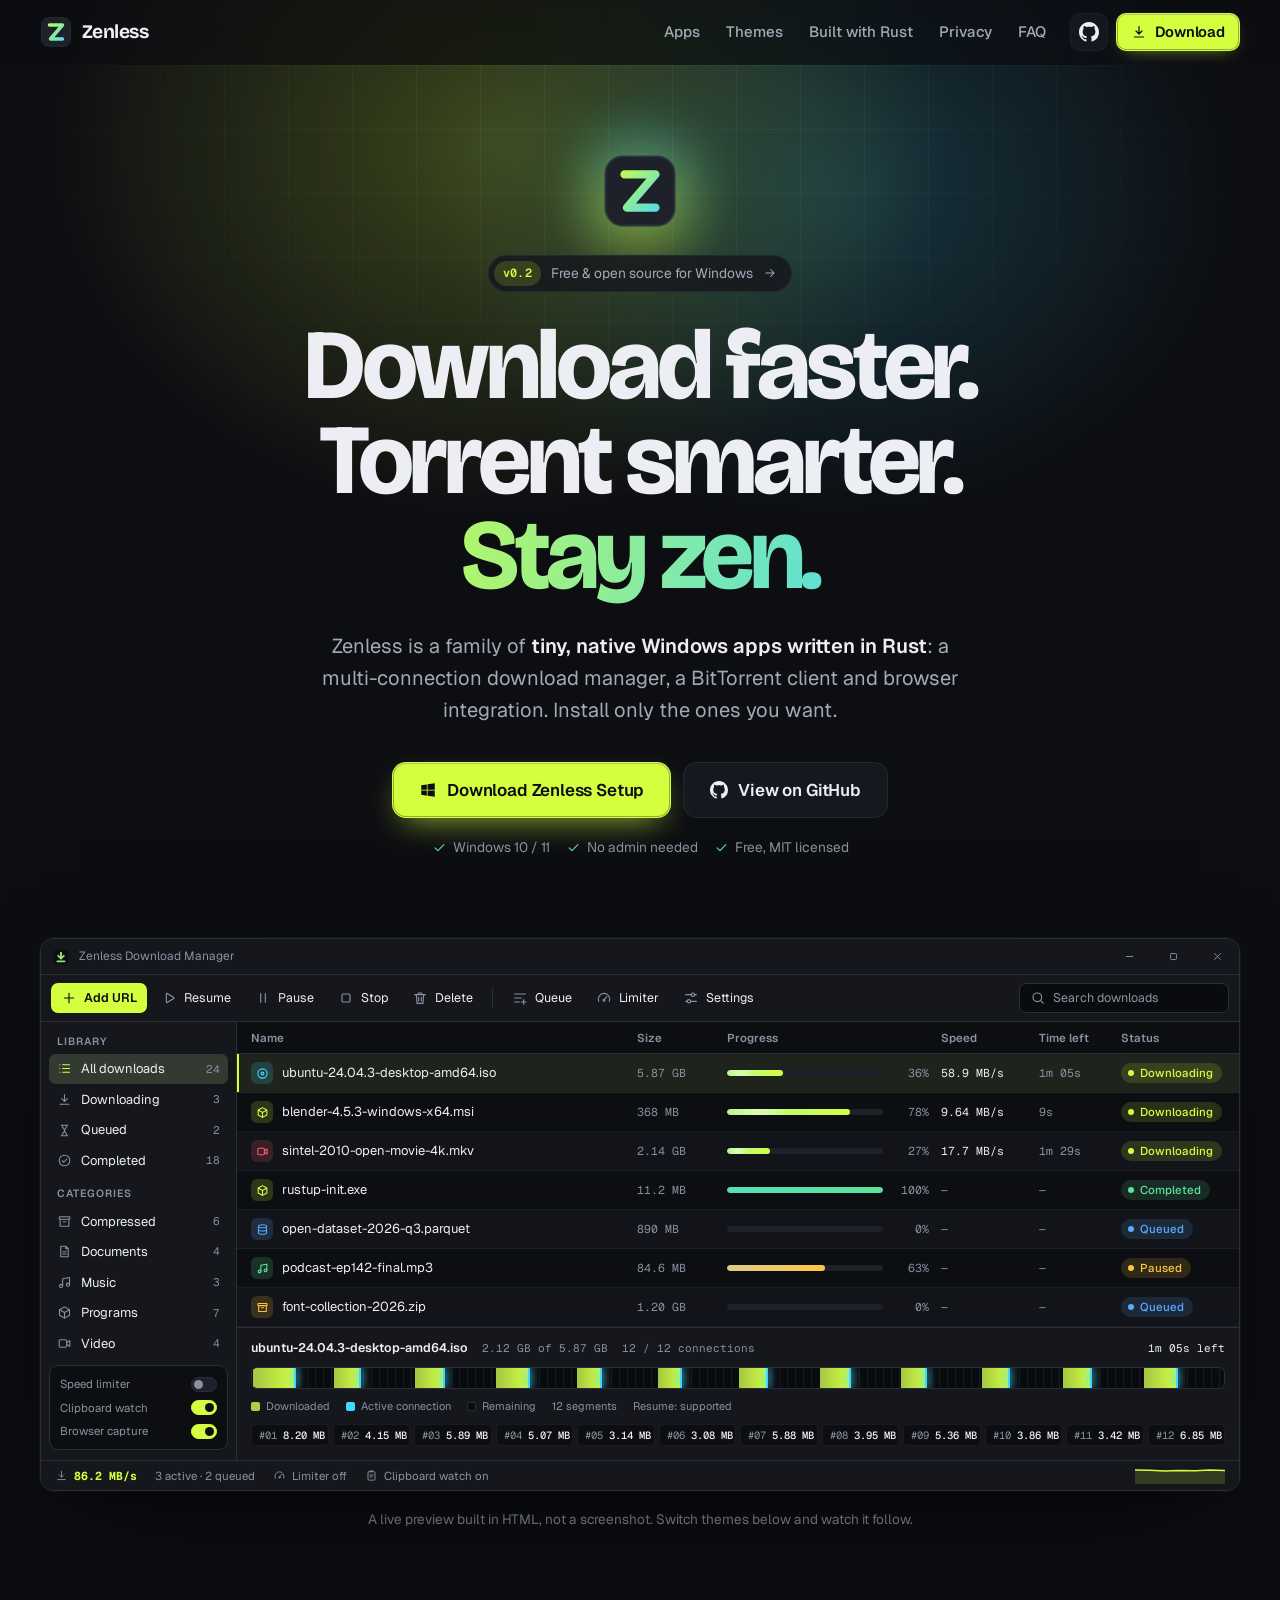
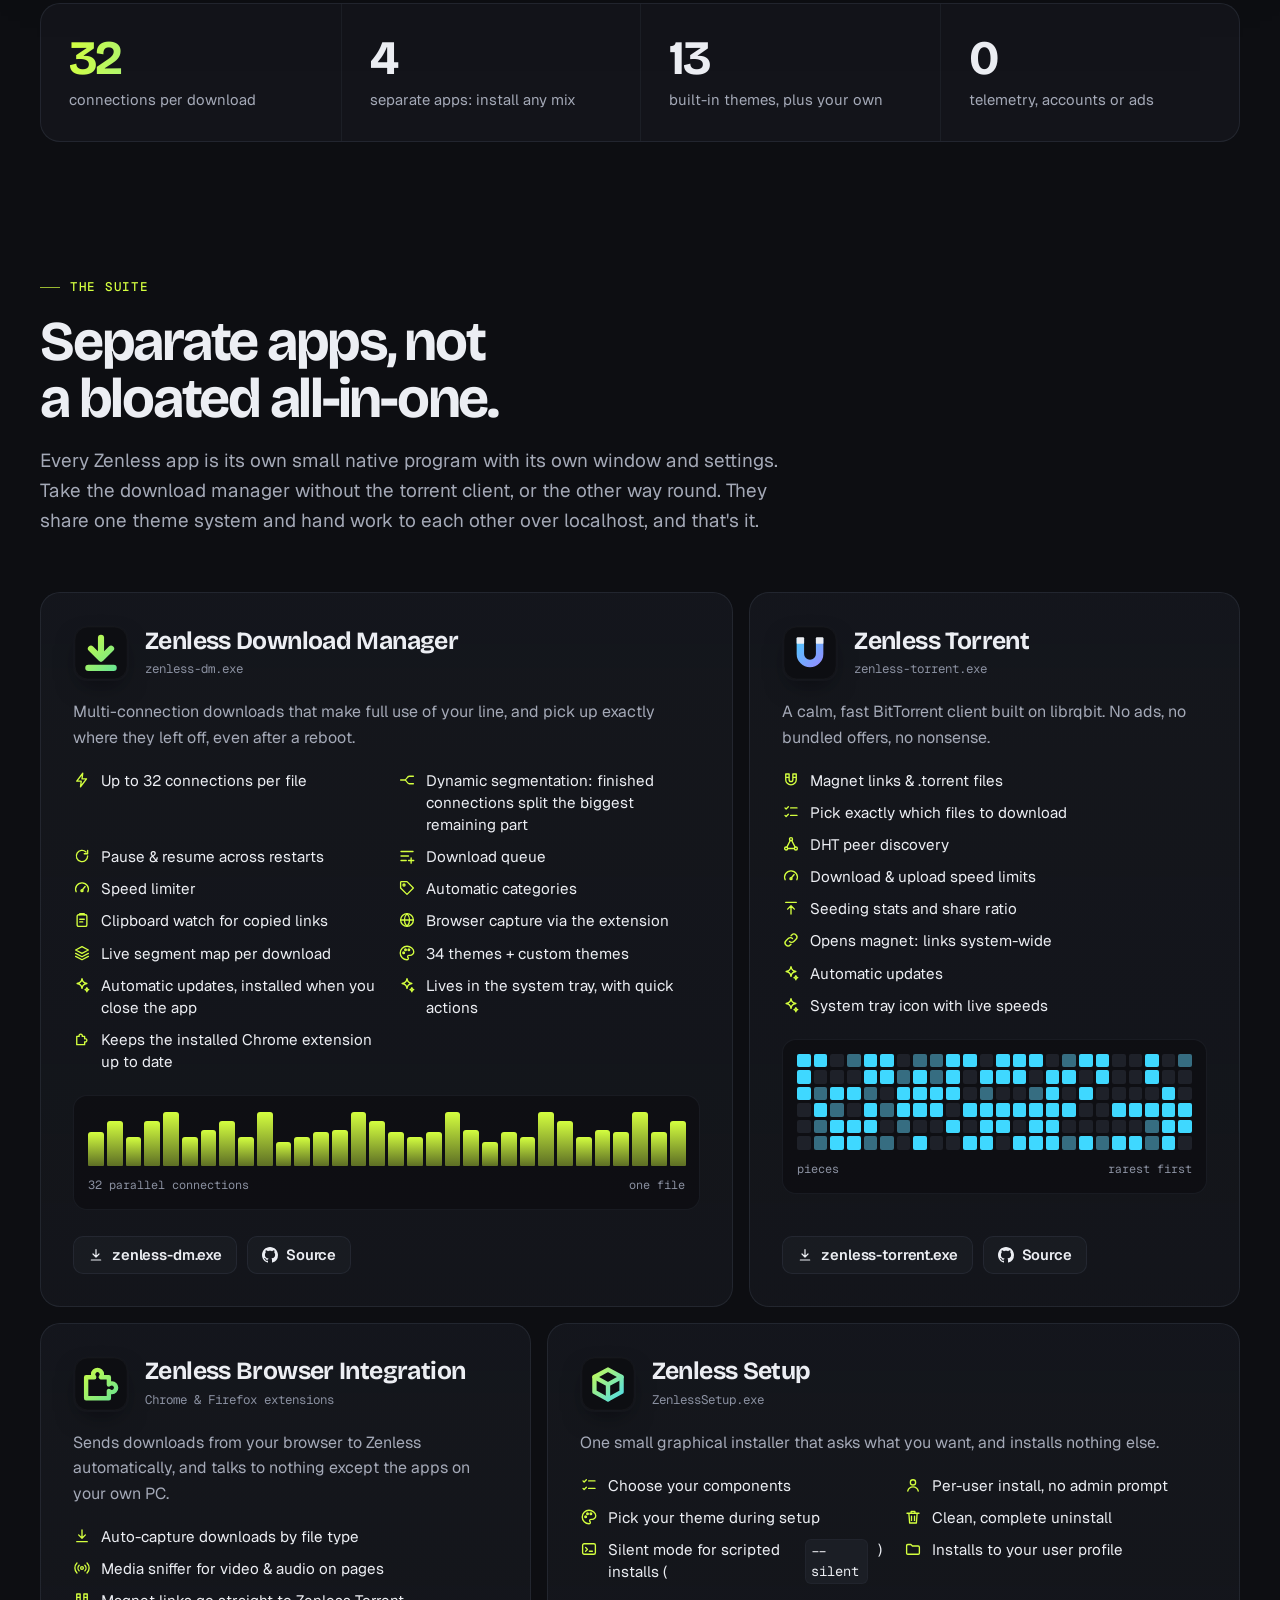
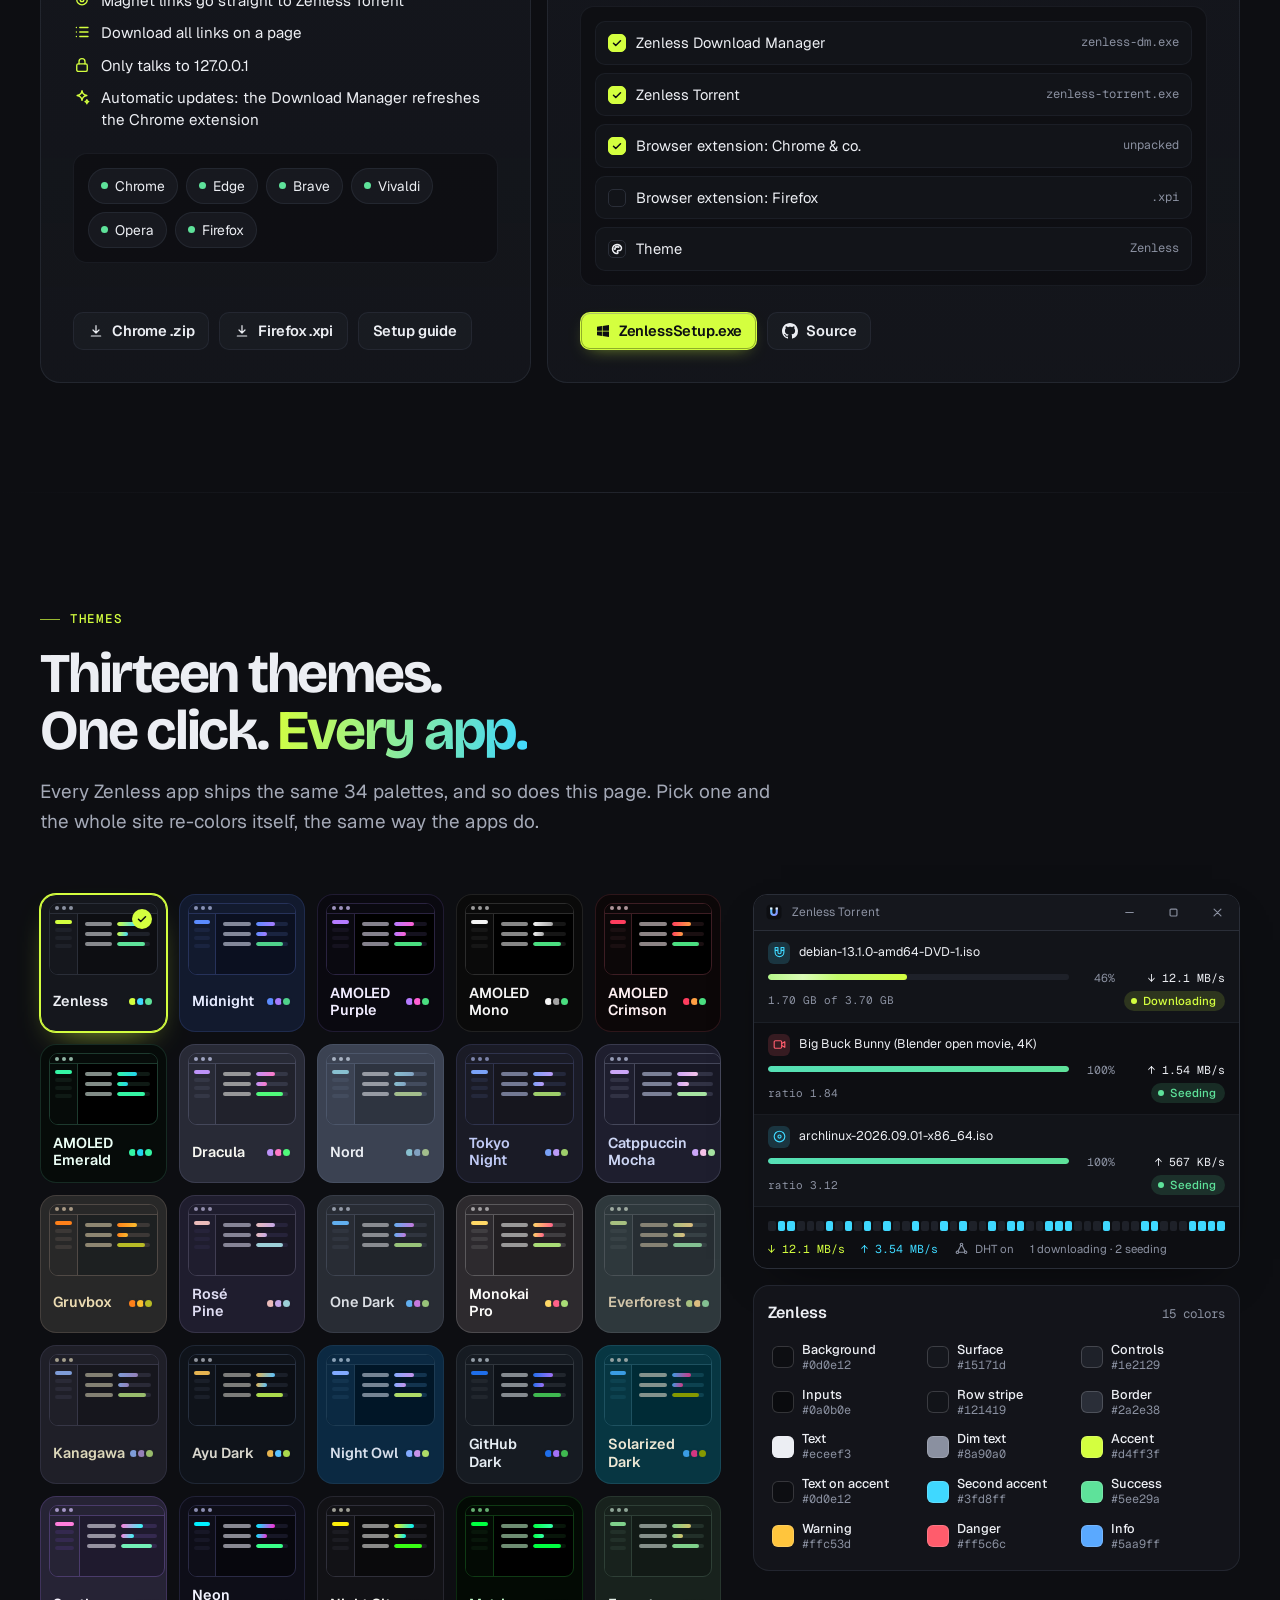
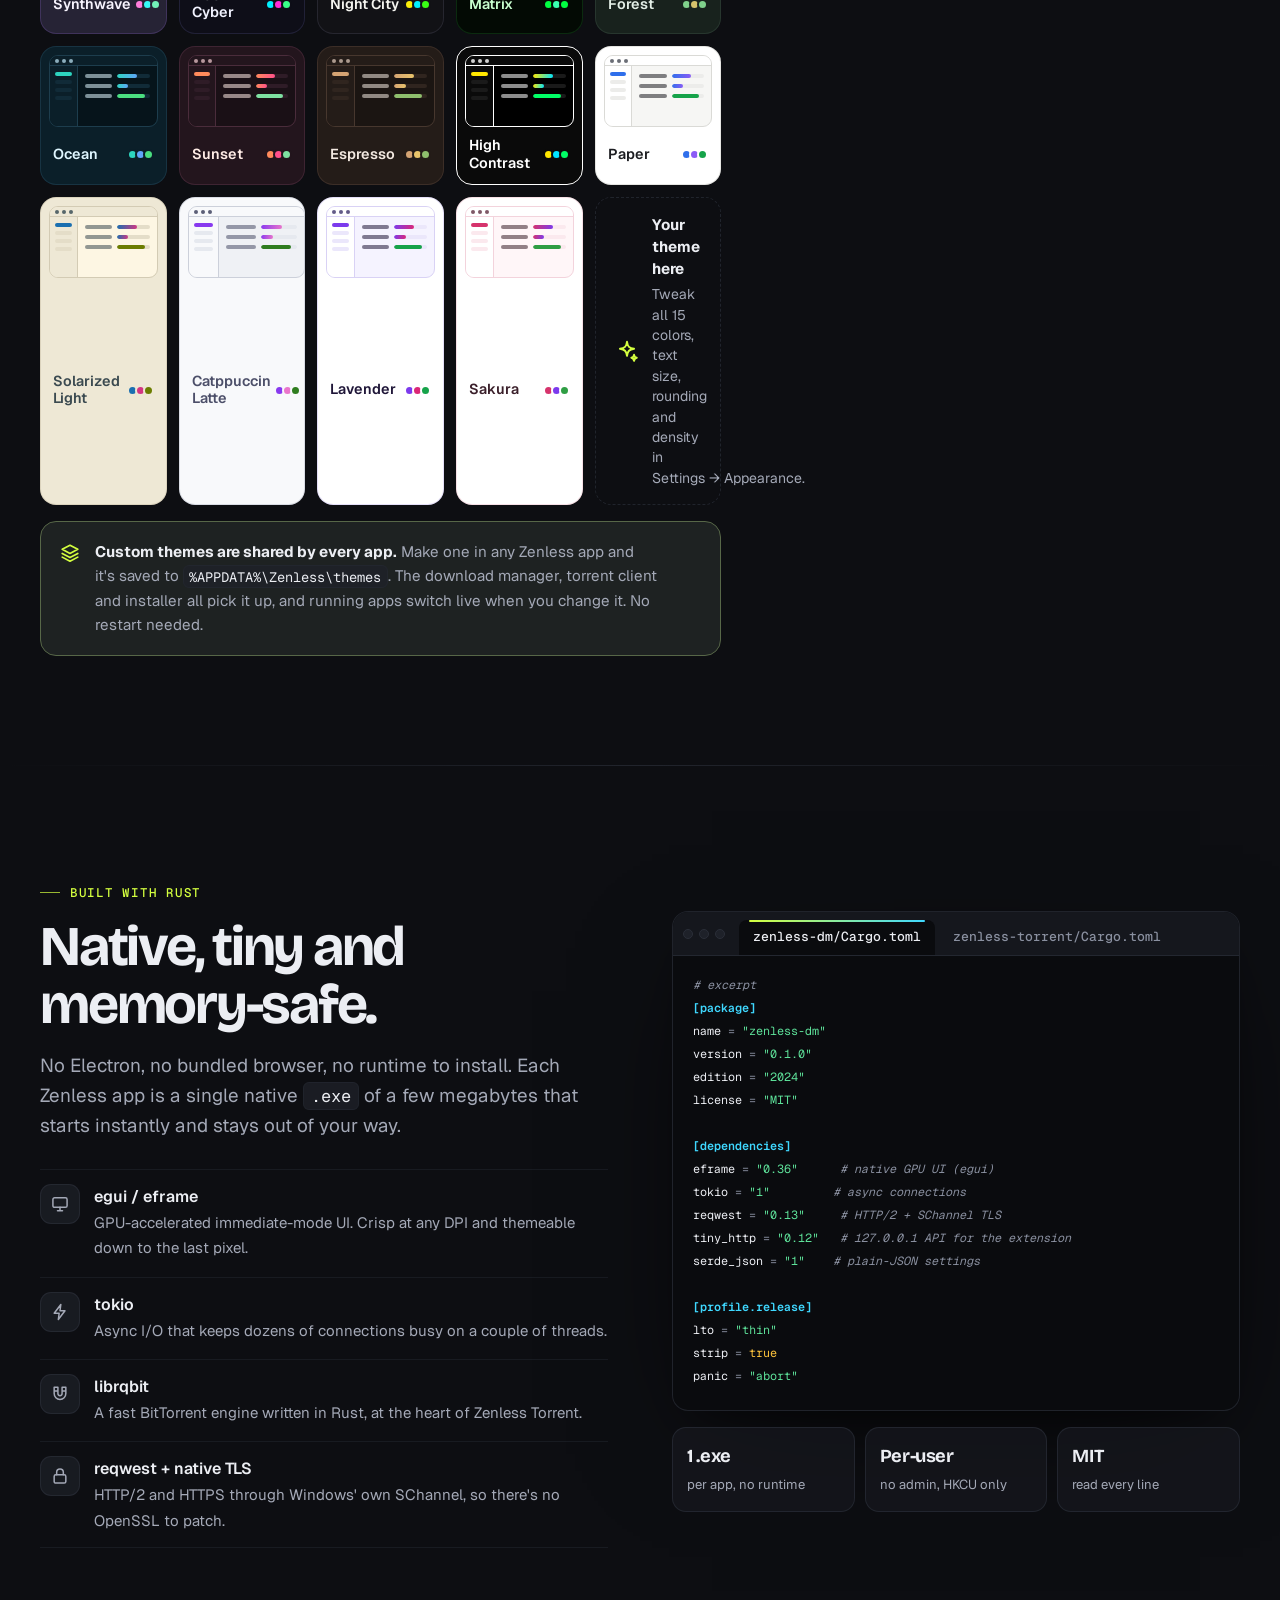
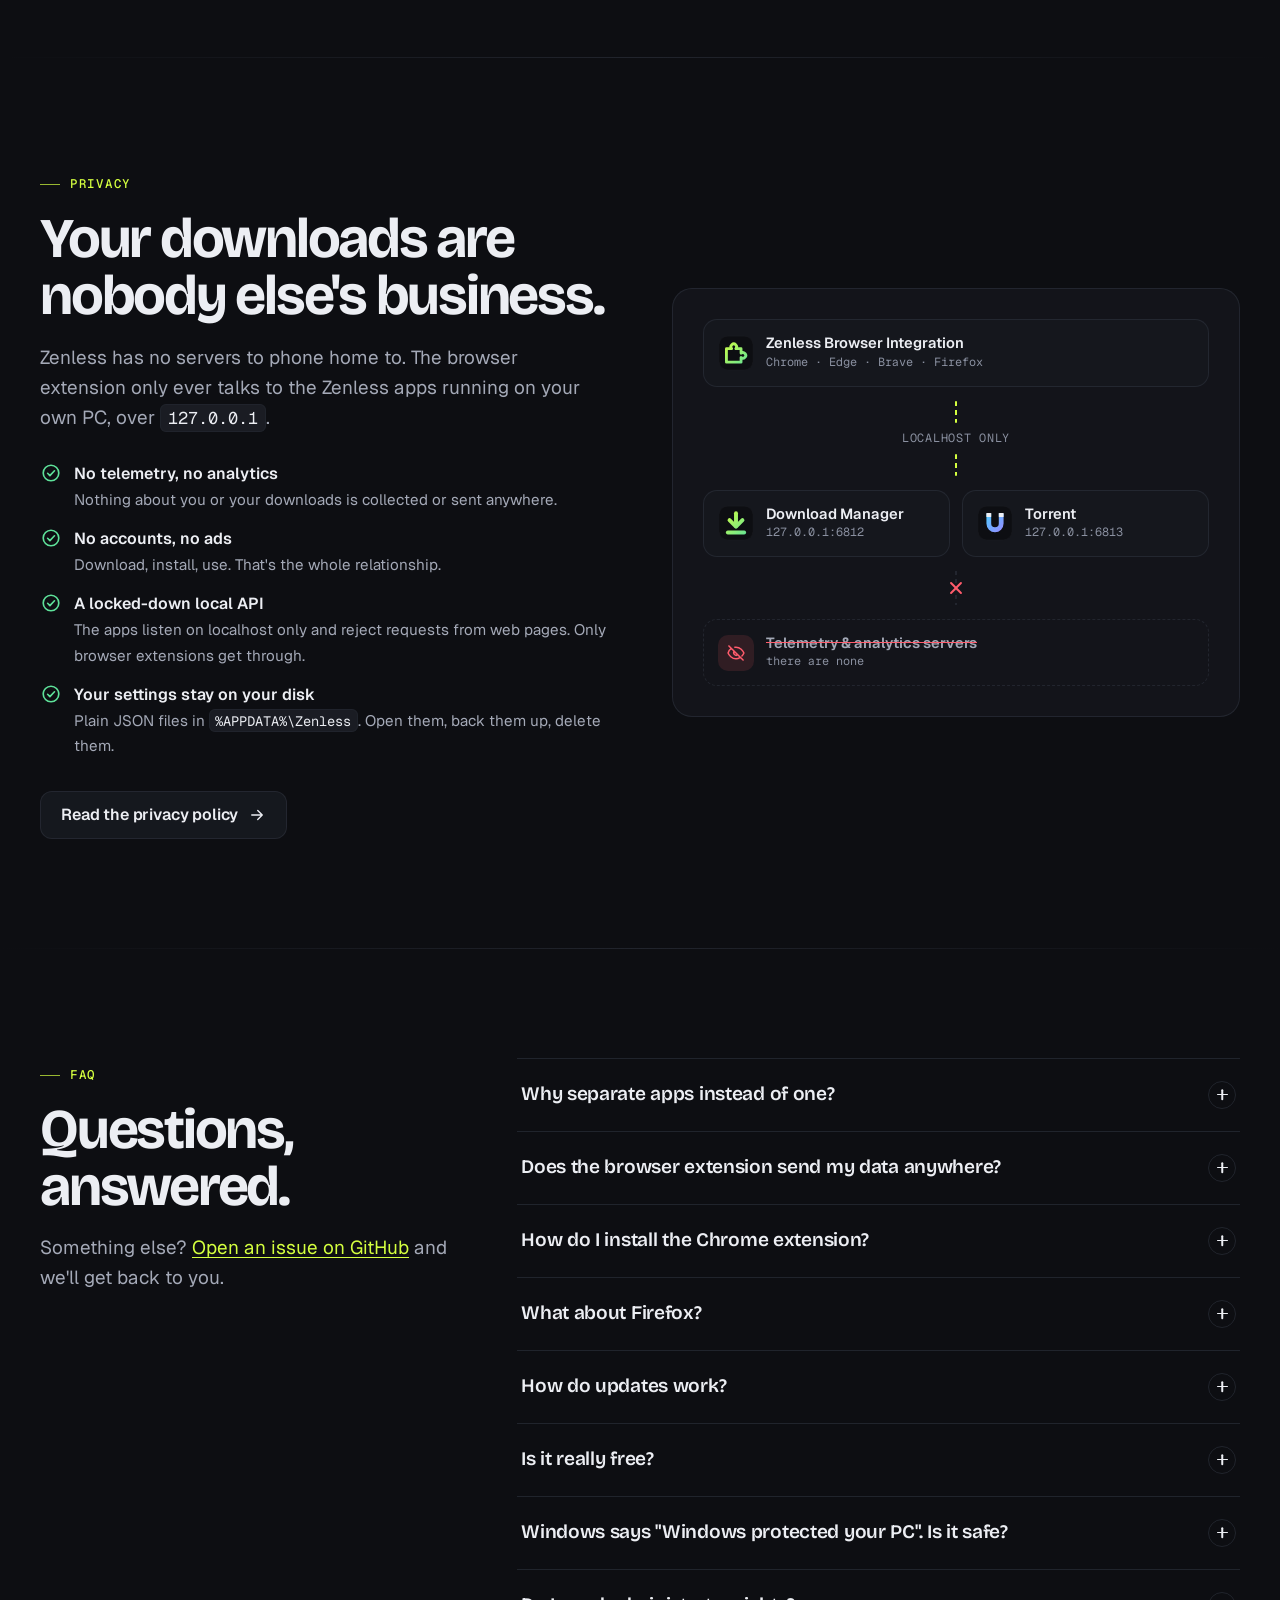
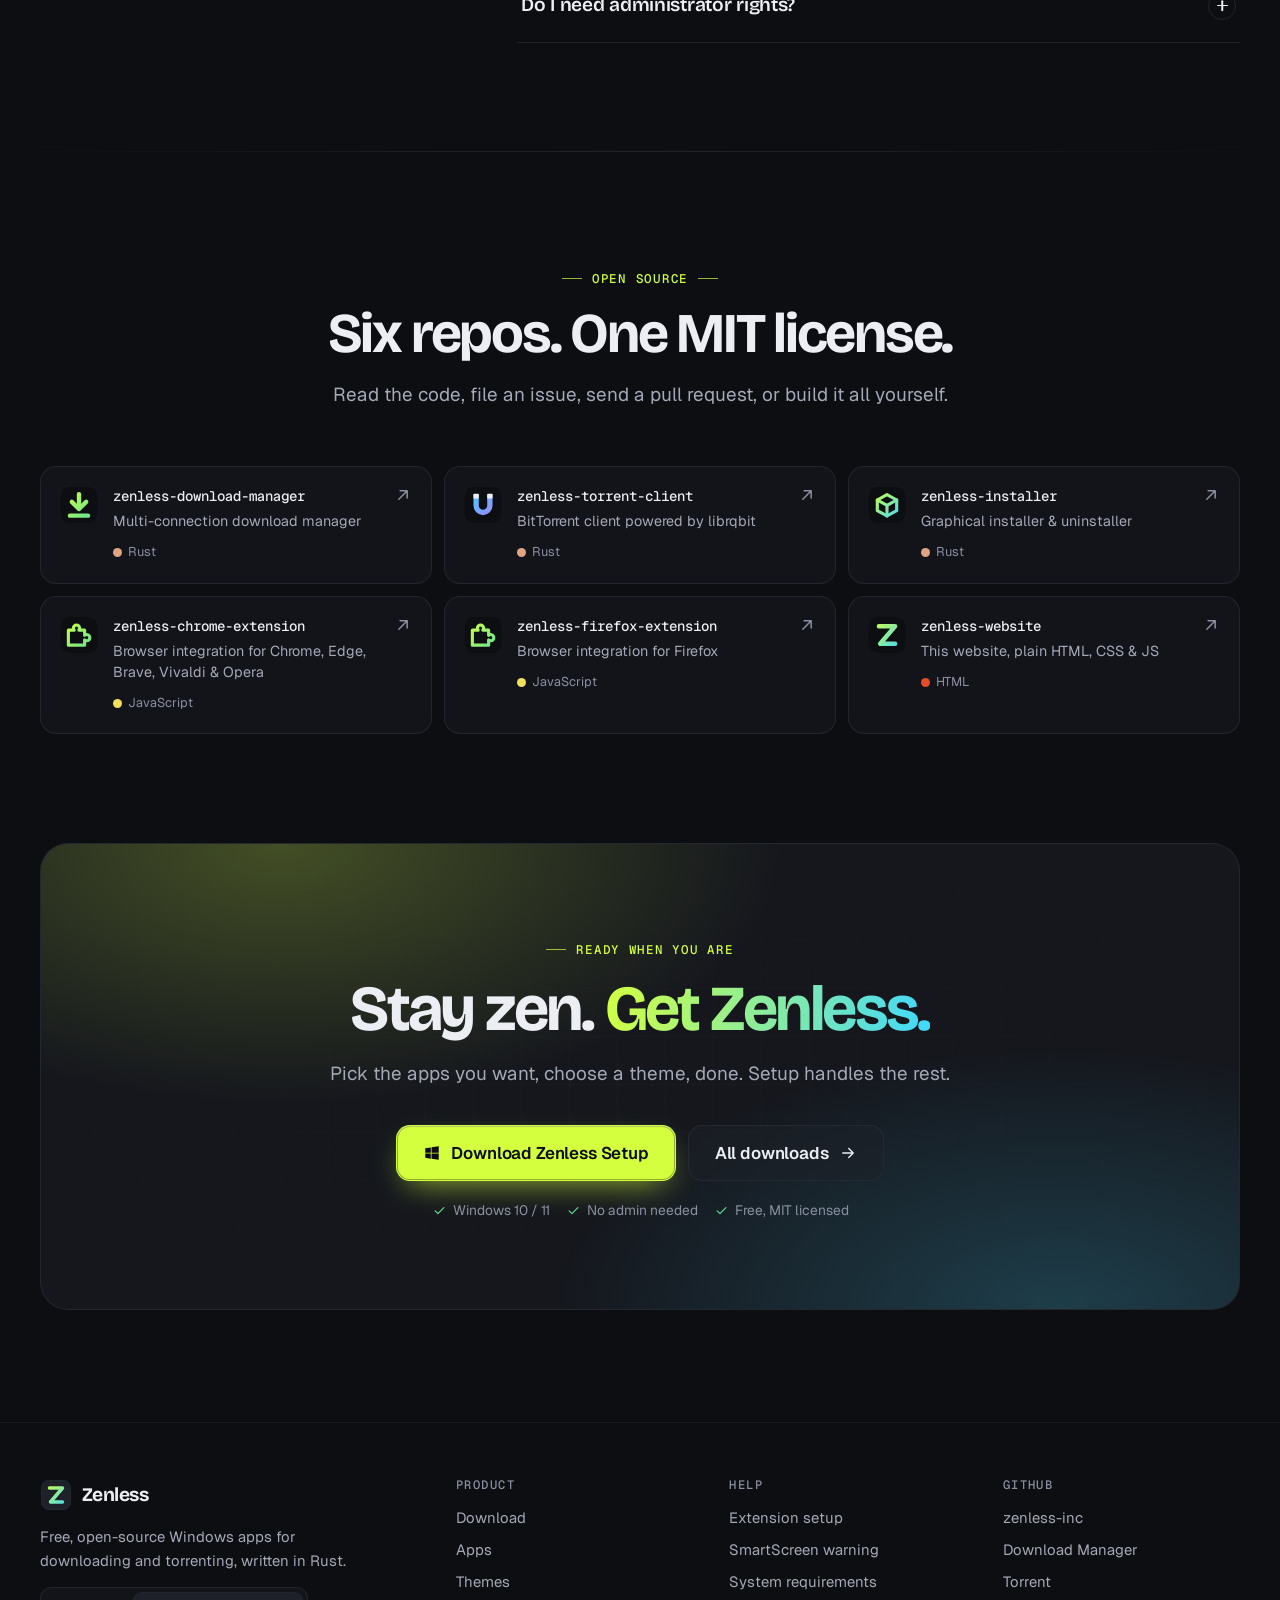
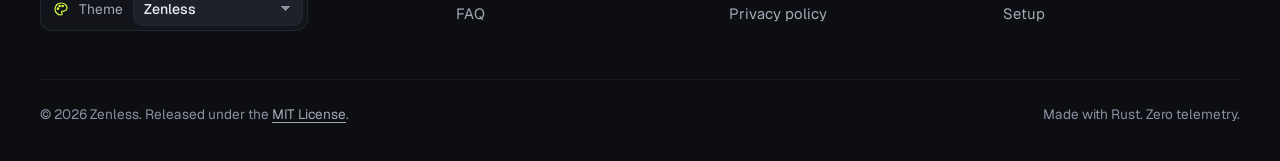
<file: index.html>
<!doctype html>
<html lang="en" data-theme="zenless">
<head>
  <meta charset="utf-8">
  <meta name="viewport" content="width=device-width, initial-scale=1">
  <title>Zenless: fast, native download manager &amp; torrent client for Windows</title>
  <meta name="description" content="Zenless is a free, open-source suite of tiny native Windows apps written in Rust: a 32-connection download manager, a BitTorrent client, browser integration for Chrome and Firefox, and a setup that installs only what you pick.">
  <meta name="theme-color" content="#0d0e12">
  <meta name="color-scheme" content="dark light">

  <!-- Absolute site URL (https://zenless-suite.vercel.app) is used below for canonical/OG/Twitter,
       and in sitemap.xml + robots.txt. Search & replace it everywhere if the domain changes. -->
  <link rel="canonical" href="https://zenless-suite.vercel.app/">
  <meta property="og:type" content="website">
  <meta property="og:site_name" content="Zenless">
  <meta property="og:title" content="Zenless: Download faster. Torrent smarter. Stay zen.">
  <meta property="og:description" content="Free, open-source Windows apps written in Rust: a multi-connection download manager, a BitTorrent client and browser integration. Install only what you need.">
  <meta property="og:url" content="https://zenless-suite.vercel.app/">
  <meta property="og:image" content="https://zenless-suite.vercel.app/assets/img/og.png">
  <meta property="og:image:width" content="1200">
  <meta property="og:image:height" content="630">
  <meta property="og:image:alt" content="Zenless: Download faster. Torrent smarter. Stay zen.">
  <meta name="twitter:card" content="summary_large_image">
  <meta name="twitter:title" content="Zenless: Download faster. Torrent smarter. Stay zen.">
  <meta name="twitter:description" content="Free, open-source Windows apps written in Rust: a multi-connection download manager, a BitTorrent client and browser integration.">
  <meta name="twitter:image" content="https://zenless-suite.vercel.app/assets/img/og.png">

  <link rel="icon" href="/favicon.ico" sizes="any">
  <link rel="icon" href="/favicon.svg" type="image/svg+xml">
  <link rel="apple-touch-icon" href="/apple-touch-icon.png">

  <link rel="preconnect" href="https://fonts.googleapis.com">
  <link rel="preconnect" href="https://fonts.gstatic.com" crossorigin>
  <link rel="stylesheet" href="https://fonts.googleapis.com/css2?family=Bricolage+Grotesque:opsz,wght@12..96,500..800&amp;family=Geist:wght@400..700&amp;family=Geist+Mono:wght@400..600&amp;display=swap">
  <link rel="stylesheet" href="/assets/css/themes.css?v=0.2.2">
  <link rel="stylesheet" href="/assets/css/site.css?v=0.2.2">
  <script src="/assets/js/theme-init.js?v=0.2.2"></script>
  <script src="/assets/js/site.js?v=0.2.2" defer></script>

  <script type="application/ld+json">
  {
    "@context": "https://schema.org",
    "@type": "SoftwareApplication",
    "name": "Zenless",
    "description": "Free, open-source suite of native Windows apps: a multi-connection download manager, a BitTorrent client and browser integration.",
    "applicationCategory": "UtilitiesApplication",
    "operatingSystem": "Windows 10, Windows 11",
    "softwareVersion": "0.2.3",
    "license": "https://opensource.org/licenses/MIT",
    "url": "https://zenless-suite.vercel.app/",
    "downloadUrl": "https://github.com/zenless-inc/zenless-installer/releases/latest/download/ZenlessSetup.exe",
    "offers": { "@type": "Offer", "price": "0", "priceCurrency": "USD" }
  }
  </script>
</head>
<body>
  <a class="skip-link" href="#main">Skip to content</a>

  <header class="site-header">
    <div class="wrap nav">
      <a class="brand" href="/" aria-label="Zenless home">
        <svg class="mark" viewBox="0 0 256 256" aria-hidden="true"><defs><linearGradient id="zg-head" gradientUnits="userSpaceOnUse" x1="40" y1="40" x2="216" y2="216"><stop class="stop-a" offset="0"/><stop class="stop-b" offset="1"/></linearGradient></defs><rect class="mark-bg" x="12" y="12" width="232" height="232" rx="58"/><path class="mark-z" stroke="url(#zg-head)" d="M76 72 H180 L84 184 H180"/></svg>
        <span>Zenless</span>
      </a>
      <nav class="nav-primary" aria-label="Primary">
        <ul class="nav-menu" id="nav-menu">
          <li><a href="/#apps">Apps</a></li>
          <li><a href="/#themes">Themes</a></li>
          <li><a href="/#rust">Built with Rust</a></li>
          <li><a href="/#privacy">Privacy</a></li>
          <li><a href="/#faq">FAQ</a></li>
        </ul>
      </nav>
      <div class="nav-actions">
        <a class="icon-btn gh-link" href="https://github.com/zenless-inc" aria-label="Zenless on GitHub"><svg class="icon" aria-hidden="true"><use href="/assets/img/icons.svg?v=0.2.2#github"/></svg></a>
        <a class="btn btn-primary btn-sm" href="/download"><svg class="icon" aria-hidden="true"><use href="/assets/img/icons.svg?v=0.2.2#download"/></svg>Download</a>
        <button class="icon-btn nav-toggle" type="button" aria-expanded="false" aria-controls="nav-menu" aria-label="Open menu">
          <svg class="icon icon-open" aria-hidden="true"><use href="/assets/img/icons.svg?v=0.2.2#menu"/></svg>
          <svg class="icon icon-close" aria-hidden="true"><use href="/assets/img/icons.svg?v=0.2.2#x"/></svg>
        </button>
      </div>
    </div>
  </header>

  <main id="main">
    <!-- ================= Hero ================= -->
    <section class="hero" aria-labelledby="hero-title">
      <div class="hero-glow" aria-hidden="true"></div>
      <div class="wrap hero-inner">
        <div class="hero-mark rise rise-1">
          <svg class="mark" viewBox="0 0 256 256" role="img" aria-label="Zenless logo"><defs><linearGradient id="zg-hero" gradientUnits="userSpaceOnUse" x1="40" y1="40" x2="216" y2="216"><stop class="stop-a" offset="0"/><stop class="stop-b" offset="1"/></linearGradient></defs><rect class="mark-bg" x="12" y="12" width="232" height="232" rx="58"/><path class="mark-z" stroke="url(#zg-hero)" d="M76 72 H180 L84 184 H180"/></svg>
        </div>
        <a class="pill rise rise-1" href="/download"><span class="pill-badge">v0.2</span>Free &amp; open source for Windows<svg class="icon" aria-hidden="true"><use href="/assets/img/icons.svg?v=0.2.2#arrow-right"/></svg></a>
        <h1 id="hero-title" class="hero-title rise rise-2">
          <span class="line">Download faster.</span>
          <span class="line">Torrent smarter.</span>
          <span class="line grad-text">Stay zen.</span>
        </h1>
        <p class="hero-lead rise rise-3">Zenless is a family of <strong>tiny, native Windows apps written in Rust</strong>: a multi-connection download manager, a BitTorrent client and browser integration. Install only the ones you want.</p>
        <div class="cta-row rise rise-4">
          <a class="btn btn-primary btn-lg" href="https://github.com/zenless-inc/zenless-installer/releases/latest/download/ZenlessSetup.exe">
            <svg class="icon" aria-hidden="true"><use href="/assets/img/icons.svg?v=0.2.2#windows"/></svg>
            Download Zenless Setup
          </a>
          <a class="btn btn-ghost btn-lg" href="https://github.com/zenless-inc">
            <svg class="icon" aria-hidden="true"><use href="/assets/img/icons.svg?v=0.2.2#github"/></svg>
            View on GitHub
          </a>
        </div>
        <ul class="fineprint rise rise-4" aria-label="Requirements">
          <li><svg class="icon" aria-hidden="true"><use href="/assets/img/icons.svg?v=0.2.2#check"/></svg>Windows 10 / 11</li>
          <li><svg class="icon" aria-hidden="true"><use href="/assets/img/icons.svg?v=0.2.2#check"/></svg>No admin needed</li>
          <li><svg class="icon" aria-hidden="true"><use href="/assets/img/icons.svg?v=0.2.2#check"/></svg>Free, MIT licensed</li>
        </ul>
      </div>

      <!-- Live HTML/CSS mock of the Download Manager (not a screenshot). -->
      <div class="wrap stage">
        <div class="dm" data-dm role="img" aria-label="Preview of the Zenless Download Manager window: a download list with live progress bars, a sidebar of categories and a segment map showing twelve connections downloading one file in parallel.">
          <div class="dm-titlebar">
            <img src="/assets/img/download-manager.svg" alt="" width="16" height="16">
            <span class="dm-title">Zenless Download Manager</span>
            <span class="dm-winbtns" aria-hidden="true">
              <span><svg class="icon"><use href="/assets/img/icons.svg?v=0.2.2#minus"/></svg></span>
              <span><svg class="icon"><use href="/assets/img/icons.svg?v=0.2.2#square"/></svg></span>
              <span><svg class="icon"><use href="/assets/img/icons.svg?v=0.2.2#x"/></svg></span>
            </span>
          </div>
          <div class="dm-toolbar">
            <span class="dm-tb primary"><svg class="icon"><use href="/assets/img/icons.svg?v=0.2.2#plus"/></svg><span class="tb-label">Add URL</span></span>
            <span class="dm-tb"><svg class="icon"><use href="/assets/img/icons.svg?v=0.2.2#play"/></svg><span class="tb-label">Resume</span></span>
            <span class="dm-tb"><svg class="icon"><use href="/assets/img/icons.svg?v=0.2.2#pause"/></svg><span class="tb-label">Pause</span></span>
            <span class="dm-tb opt"><svg class="icon"><use href="/assets/img/icons.svg?v=0.2.2#stop"/></svg><span class="tb-label">Stop</span></span>
            <span class="dm-tb"><svg class="icon"><use href="/assets/img/icons.svg?v=0.2.2#trash"/></svg><span class="tb-label">Delete</span></span>
            <span class="dm-sep opt"></span>
            <span class="dm-tb opt"><svg class="icon"><use href="/assets/img/icons.svg?v=0.2.2#queue"/></svg><span class="tb-label">Queue</span></span>
            <span class="dm-tb opt"><svg class="icon"><use href="/assets/img/icons.svg?v=0.2.2#gauge"/></svg><span class="tb-label">Limiter</span></span>
            <span class="dm-tb opt"><svg class="icon"><use href="/assets/img/icons.svg?v=0.2.2#sliders"/></svg><span class="tb-label">Settings</span></span>
            <span class="dm-search"><svg class="icon"><use href="/assets/img/icons.svg?v=0.2.2#search"/></svg><span class="search-text">Search downloads</span></span>
          </div>
          <div class="dm-body">
            <div class="dm-side">
              <div class="dm-lbl">Library</div>
              <div class="dm-nav on"><svg class="icon"><use href="/assets/img/icons.svg?v=0.2.2#list"/></svg>All downloads<span class="n">24</span></div>
              <div class="dm-nav"><svg class="icon"><use href="/assets/img/icons.svg?v=0.2.2#download"/></svg>Downloading<span class="n">3</span></div>
              <div class="dm-nav"><svg class="icon"><use href="/assets/img/icons.svg?v=0.2.2#hourglass"/></svg>Queued<span class="n">2</span></div>
              <div class="dm-nav"><svg class="icon"><use href="/assets/img/icons.svg?v=0.2.2#check-circle"/></svg>Completed<span class="n">18</span></div>
              <div class="dm-lbl">Categories</div>
              <div class="dm-nav"><svg class="icon"><use href="/assets/img/icons.svg?v=0.2.2#archive"/></svg>Compressed<span class="n">6</span></div>
              <div class="dm-nav"><svg class="icon"><use href="/assets/img/icons.svg?v=0.2.2#doc"/></svg>Documents<span class="n">4</span></div>
              <div class="dm-nav"><svg class="icon"><use href="/assets/img/icons.svg?v=0.2.2#music"/></svg>Music<span class="n">3</span></div>
              <div class="dm-nav"><svg class="icon"><use href="/assets/img/icons.svg?v=0.2.2#package"/></svg>Programs<span class="n">7</span></div>
              <div class="dm-nav"><svg class="icon"><use href="/assets/img/icons.svg?v=0.2.2#video"/></svg>Video<span class="n">4</span></div>
              <div class="dm-side-foot">
                <div class="dm-toggle-row">Speed limiter<span class="dm-switch"></span></div>
                <div class="dm-toggle-row">Clipboard watch<span class="dm-switch on"></span></div>
                <div class="dm-toggle-row">Browser capture<span class="dm-switch on"></span></div>
              </div>
            </div>
            <div class="dm-main">
              <div class="dm-table">
                <div class="dm-th">
                  <span>Name</span><span class="col-size">Size</span><span>Progress</span><span class="col-speed">Speed</span><span class="col-eta">Time left</span><span class="col-status">Status</span>
                </div>
                <div class="dm-tr sel" data-row data-main data-state="downloading" data-size="6301999104" data-p="0.36">
                  <div class="dm-name"><span class="ficon c-accent2"><svg class="icon"><use href="/assets/img/icons.svg?v=0.2.2#disc"/></svg></span><span>ubuntu-24.04.3-desktop-amd64.iso</span></div>
                  <span class="num col-size">5.87 GB</span>
                  <div class="dm-prog"><div class="bar"><i></i></div><span class="num pct" data-f="pct">36%</span></div>
                  <span class="num hi col-speed" data-f="speed">—</span>
                  <span class="num col-eta" data-f="eta">—</span>
                  <span class="col-status"><span class="st" data-f="status">Downloading</span></span>
                </div>
                <div class="dm-tr" data-row data-state="downloading" data-size="385875968" data-p="0.58" data-speed="9856000">
                  <div class="dm-name"><span class="ficon c-accent"><svg class="icon"><use href="/assets/img/icons.svg?v=0.2.2#package"/></svg></span><span>blender-4.5.3-windows-x64.msi</span></div>
                  <span class="num col-size">368 MB</span>
                  <div class="dm-prog"><div class="bar"><i></i></div><span class="num pct" data-f="pct">58%</span></div>
                  <span class="num hi col-speed" data-f="speed">—</span>
                  <span class="num col-eta" data-f="eta">—</span>
                  <span class="col-status"><span class="st" data-f="status">Downloading</span></span>
                </div>
                <div class="dm-tr" data-row data-state="downloading" data-size="2297807667" data-p="0.21" data-speed="22020096">
                  <div class="dm-name"><span class="ficon c-danger"><svg class="icon"><use href="/assets/img/icons.svg?v=0.2.2#video"/></svg></span><span>sintel-2010-open-movie-4k.mkv</span></div>
                  <span class="num col-size">2.14 GB</span>
                  <div class="dm-prog"><div class="bar"><i></i></div><span class="num pct" data-f="pct">21%</span></div>
                  <span class="num hi col-speed" data-f="speed">—</span>
                  <span class="num col-eta" data-f="eta">—</span>
                  <span class="col-status"><span class="st" data-f="status">Downloading</span></span>
                </div>
                <div class="dm-tr" data-row data-state="completed" data-size="11744051" data-p="1">
                  <div class="dm-name"><span class="ficon c-accent"><svg class="icon"><use href="/assets/img/icons.svg?v=0.2.2#package"/></svg></span><span>rustup-init.exe</span></div>
                  <span class="num col-size">11.2 MB</span>
                  <div class="dm-prog"><div class="bar"><i></i></div><span class="num pct" data-f="pct">100%</span></div>
                  <span class="num col-speed" data-f="speed">—</span>
                  <span class="num col-eta" data-f="eta">—</span>
                  <span class="col-status"><span class="st" data-f="status">Completed</span></span>
                </div>
                <div class="dm-tr" data-row data-state="queued" data-size="933232640" data-p="0">
                  <div class="dm-name"><span class="ficon c-info"><svg class="icon"><use href="/assets/img/icons.svg?v=0.2.2#database"/></svg></span><span>open-dataset-2026-q3.parquet</span></div>
                  <span class="num col-size">890 MB</span>
                  <div class="dm-prog"><div class="bar"><i></i></div><span class="num pct" data-f="pct">0%</span></div>
                  <span class="num col-speed" data-f="speed">—</span>
                  <span class="num col-eta" data-f="eta">—</span>
                  <span class="col-status"><span class="st" data-f="status">Queued</span></span>
                </div>
                <div class="dm-tr extra" data-row data-state="paused" data-size="88709939" data-p="0.63">
                  <div class="dm-name"><span class="ficon c-success"><svg class="icon"><use href="/assets/img/icons.svg?v=0.2.2#music"/></svg></span><span>podcast-ep142-final.mp3</span></div>
                  <span class="num col-size">84.6 MB</span>
                  <div class="dm-prog"><div class="bar"><i></i></div><span class="num pct" data-f="pct">63%</span></div>
                  <span class="num col-speed" data-f="speed">—</span>
                  <span class="num col-eta" data-f="eta">—</span>
                  <span class="col-status"><span class="st" data-f="status">Paused</span></span>
                </div>
                <div class="dm-tr extra" data-row data-state="queued" data-size="1288490188" data-p="0">
                  <div class="dm-name"><span class="ficon c-warning"><svg class="icon"><use href="/assets/img/icons.svg?v=0.2.2#archive"/></svg></span><span>font-collection-2026.zip</span></div>
                  <span class="num col-size">1.20 GB</span>
                  <div class="dm-prog"><div class="bar"><i></i></div><span class="num pct" data-f="pct">0%</span></div>
                  <span class="num col-speed" data-f="speed">—</span>
                  <span class="num col-eta" data-f="eta">—</span>
                  <span class="col-status"><span class="st" data-f="status">Queued</span></span>
                </div>
              </div>
              <div class="dm-detail">
                <div class="dm-detail-head">
                  <strong>ubuntu-24.04.3-desktop-amd64.iso</strong>
                  <span class="num" data-d="done">2.11 GB of 5.87 GB</span>
                  <span class="num" data-d="conns">12 / 12 connections</span>
                  <span class="num hi grow" data-d="eta"></span>
                </div>
                <div class="segmap" data-segmap></div>
                <div class="dm-legend">
                  <span><i></i>Downloaded</span>
                  <span><i class="l2"></i>Active connection</span>
                  <span><i class="l3"></i>Remaining</span>
                  <span data-d="parts">12 segments</span>
                  <span>Resume: supported</span>
                </div>
                <div class="dm-conns">
                  <span class="dm-conn">#01<b>—</b></span><span class="dm-conn">#02<b>—</b></span><span class="dm-conn">#03<b>—</b></span><span class="dm-conn">#04<b>—</b></span>
                  <span class="dm-conn">#05<b>—</b></span><span class="dm-conn">#06<b>—</b></span><span class="dm-conn">#07<b>—</b></span><span class="dm-conn">#08<b>—</b></span>
                  <span class="dm-conn">#09<b>—</b></span><span class="dm-conn">#10<b>—</b></span><span class="dm-conn">#11<b>—</b></span><span class="dm-conn">#12<b>—</b></span>
                </div>
              </div>
            </div>
          </div>
          <div class="dm-statusbar">
            <span><svg class="icon"><use href="/assets/img/icons.svg?v=0.2.2#download"/></svg><b class="spd" data-d="total">—</b></span>
            <span data-d="active">3 active · 2 queued</span>
            <span class="opt"><svg class="icon"><use href="/assets/img/icons.svg?v=0.2.2#gauge"/></svg>Limiter off</span>
            <span class="opt"><svg class="icon"><use href="/assets/img/icons.svg?v=0.2.2#clipboard"/></svg>Clipboard watch on</span>
            <svg class="dm-spark" data-spark viewBox="0 0 90 18" preserveAspectRatio="none" aria-hidden="true"><polygon points="0,18 90,18"/><polyline points="0,18 90,18"/></svg>
          </div>
        </div>
        <p class="stage-caption">A live preview built in HTML, not a screenshot. Switch themes below and watch it follow.</p>
      </div>
    </section>

    <!-- ================= Stats ================= -->
    <section class="section-tight" aria-label="Zenless at a glance">
      <div class="wrap">
        <div class="stats reveal">
          <div class="stat"><div class="stat-num grad-text">32</div><div class="stat-label">connections per download</div></div>
          <div class="stat"><div class="stat-num">4</div><div class="stat-label">separate apps: install any mix</div></div>
          <div class="stat"><div class="stat-num">13</div><div class="stat-label">built-in themes, plus your own</div></div>
          <div class="stat"><div class="stat-num">0</div><div class="stat-label">telemetry, accounts or ads</div></div>
        </div>
      </div>
    </section>

    <!-- ================= Apps ================= -->
    <section class="section" id="apps" aria-labelledby="apps-title">
      <div class="wrap">
        <div class="section-head reveal">
          <span class="kicker">The suite</span>
          <h2 id="apps-title" class="h2">Separate apps, not a bloated all-in-one.</h2>
          <p class="lead">Every Zenless app is its own small native program with its own window and settings. Take the download manager without the torrent client, or the other way round. They share one theme system and hand work to each other over localhost, and that's it.</p>
        </div>

        <div class="bento">
          <!-- Download Manager -->
          <article class="card span-7 reveal">
            <div class="card-head">
              <img class="app-icon" src="/assets/img/download-manager.svg" alt="" width="56" height="56">
              <div>
                <h3>Zenless Download Manager</h3>
                <span class="card-file">zenless-dm.exe</span>
              </div>
            </div>
            <p class="card-desc">Multi-connection downloads that make full use of your line, and pick up exactly where they left off, even after a reboot.</p>
            <ul class="feats two">
              <li><svg class="icon" aria-hidden="true"><use href="/assets/img/icons.svg?v=0.2.2#bolt"/></svg>Up to 32 connections per file</li>
              <li><svg class="icon" aria-hidden="true"><use href="/assets/img/icons.svg?v=0.2.2#split"/></svg>Dynamic segmentation: finished connections split the biggest remaining part</li>
              <li><svg class="icon" aria-hidden="true"><use href="/assets/img/icons.svg?v=0.2.2#refresh"/></svg>Pause &amp; resume across restarts</li>
              <li><svg class="icon" aria-hidden="true"><use href="/assets/img/icons.svg?v=0.2.2#queue"/></svg>Download queue</li>
              <li><svg class="icon" aria-hidden="true"><use href="/assets/img/icons.svg?v=0.2.2#gauge"/></svg>Speed limiter</li>
              <li><svg class="icon" aria-hidden="true"><use href="/assets/img/icons.svg?v=0.2.2#tag"/></svg>Automatic categories</li>
              <li><svg class="icon" aria-hidden="true"><use href="/assets/img/icons.svg?v=0.2.2#clipboard"/></svg>Clipboard watch for copied links</li>
              <li><svg class="icon" aria-hidden="true"><use href="/assets/img/icons.svg?v=0.2.2#globe"/></svg>Browser capture via the extension</li>
              <li><svg class="icon" aria-hidden="true"><use href="/assets/img/icons.svg?v=0.2.2#layers"/></svg>Live segment map per download</li>
              <li><svg class="icon" aria-hidden="true"><use href="/assets/img/icons.svg?v=0.2.2#palette"/></svg>34 themes + custom themes</li>
              <li><svg class="icon" aria-hidden="true"><use href="/assets/img/icons.svg?v=0.2.2#sparkle"/></svg>Automatic updates, installed when you close the app</li>
              <li><svg class="icon" aria-hidden="true"><use href="/assets/img/icons.svg?v=0.2.2#sparkle"/></svg>Lives in the system tray, with quick actions</li>
              <li><svg class="icon" aria-hidden="true"><use href="/assets/img/icons.svg?v=0.2.2#puzzle"/></svg>Keeps the installed Chrome extension up to date</li>
            </ul>
            <div class="card-visual" aria-hidden="true">
              <div class="conn-viz">
                <span></span><span></span><span></span><span></span><span></span><span></span><span></span><span></span>
                <span></span><span></span><span></span><span></span><span></span><span></span><span></span><span></span>
                <span></span><span></span><span></span><span></span><span></span><span></span><span></span><span></span>
                <span></span><span></span><span></span><span></span><span></span><span></span><span></span><span></span>
              </div>
              <div class="viz-caption"><span>32 parallel connections</span><span>one file</span></div>
            </div>
            <div class="card-foot">
              <a class="btn btn-ghost btn-sm" href="https://github.com/zenless-inc/zenless-download-manager/releases/latest/download/zenless-dm.exe"><svg class="icon" aria-hidden="true"><use href="/assets/img/icons.svg?v=0.2.2#download"/></svg>zenless-dm.exe</a>
              <a class="btn btn-ghost btn-sm" href="https://github.com/zenless-inc/zenless-download-manager"><svg class="icon" aria-hidden="true"><use href="/assets/img/icons.svg?v=0.2.2#github"/></svg>Source</a>
            </div>
          </article>

          <!-- Torrent -->
          <article class="card span-5 reveal d1">
            <div class="card-head">
              <img class="app-icon" src="/assets/img/torrent.svg" alt="" width="56" height="56">
              <div>
                <h3>Zenless Torrent</h3>
                <span class="card-file">zenless-torrent.exe</span>
              </div>
            </div>
            <p class="card-desc">A calm, fast BitTorrent client built on librqbit. No ads, no bundled offers, no nonsense.</p>
            <ul class="feats">
              <li><svg class="icon" aria-hidden="true"><use href="/assets/img/icons.svg?v=0.2.2#magnet"/></svg>Magnet links &amp; .torrent files</li>
              <li><svg class="icon" aria-hidden="true"><use href="/assets/img/icons.svg?v=0.2.2#checklist"/></svg>Pick exactly which files to download</li>
              <li><svg class="icon" aria-hidden="true"><use href="/assets/img/icons.svg?v=0.2.2#network"/></svg>DHT peer discovery</li>
              <li><svg class="icon" aria-hidden="true"><use href="/assets/img/icons.svg?v=0.2.2#gauge"/></svg>Download &amp; upload speed limits</li>
              <li><svg class="icon" aria-hidden="true"><use href="/assets/img/icons.svg?v=0.2.2#upload"/></svg>Seeding stats and share ratio</li>
              <li><svg class="icon" aria-hidden="true"><use href="/assets/img/icons.svg?v=0.2.2#link"/></svg>Opens magnet: links system-wide</li>
              <li><svg class="icon" aria-hidden="true"><use href="/assets/img/icons.svg?v=0.2.2#sparkle"/></svg>Automatic updates</li>
              <li><svg class="icon" aria-hidden="true"><use href="/assets/img/icons.svg?v=0.2.2#sparkle"/></svg>System tray icon with live speeds</li>
            </ul>
            <div class="card-visual" aria-hidden="true">
              <div class="pieces" data-pieces></div>
              <div class="viz-caption"><span>pieces</span><span>rarest first</span></div>
            </div>
            <div class="card-foot">
              <a class="btn btn-ghost btn-sm" href="https://github.com/zenless-inc/zenless-torrent-client/releases/latest/download/zenless-torrent.exe"><svg class="icon" aria-hidden="true"><use href="/assets/img/icons.svg?v=0.2.2#download"/></svg>zenless-torrent.exe</a>
              <a class="btn btn-ghost btn-sm" href="https://github.com/zenless-inc/zenless-torrent-client"><svg class="icon" aria-hidden="true"><use href="/assets/img/icons.svg?v=0.2.2#github"/></svg>Source</a>
            </div>
          </article>

          <!-- Extensions -->
          <article class="card span-5 reveal">
            <div class="card-head">
              <img class="app-icon" src="/assets/img/extensions.svg" alt="" width="56" height="56">
              <div>
                <h3>Zenless Browser Integration</h3>
                <span class="card-file">Chrome &amp; Firefox extensions</span>
              </div>
            </div>
            <p class="card-desc">Sends downloads from your browser to Zenless automatically, and talks to nothing except the apps on your own PC.</p>
            <ul class="feats">
              <li><svg class="icon" aria-hidden="true"><use href="/assets/img/icons.svg?v=0.2.2#download"/></svg>Auto-capture downloads by file type</li>
              <li><svg class="icon" aria-hidden="true"><use href="/assets/img/icons.svg?v=0.2.2#radar"/></svg>Media sniffer for video &amp; audio on pages</li>
              <li><svg class="icon" aria-hidden="true"><use href="/assets/img/icons.svg?v=0.2.2#magnet"/></svg>Magnet links go straight to Zenless Torrent</li>
              <li><svg class="icon" aria-hidden="true"><use href="/assets/img/icons.svg?v=0.2.2#list"/></svg>Download all links on a page</li>
              <li><svg class="icon" aria-hidden="true"><use href="/assets/img/icons.svg?v=0.2.2#lock"/></svg>Only talks to 127.0.0.1</li>
              <li><svg class="icon" aria-hidden="true"><use href="/assets/img/icons.svg?v=0.2.2#sparkle"/></svg>Automatic updates: the Download Manager refreshes the Chrome extension</li>
            </ul>
            <div class="card-visual">
              <ul class="chips" aria-label="Supported browsers">
                <li class="chip"><span class="dot" aria-hidden="true"></span>Chrome</li>
                <li class="chip"><span class="dot" aria-hidden="true"></span>Edge</li>
                <li class="chip"><span class="dot" aria-hidden="true"></span>Brave</li>
                <li class="chip"><span class="dot" aria-hidden="true"></span>Vivaldi</li>
                <li class="chip"><span class="dot" aria-hidden="true"></span>Opera</li>
                <li class="chip"><span class="dot" aria-hidden="true"></span>Firefox</li>
              </ul>
            </div>
            <div class="card-foot">
              <a class="btn btn-ghost btn-sm" href="https://github.com/zenless-inc/zenless-chrome-extension/releases/latest/download/zenless-chrome-extension.zip"><svg class="icon" aria-hidden="true"><use href="/assets/img/icons.svg?v=0.2.2#download"/></svg>Chrome .zip</a>
              <a class="btn btn-ghost btn-sm" href="https://github.com/zenless-inc/zenless-firefox-extension/releases/latest/download/zenless-firefox-extension.xpi"><svg class="icon" aria-hidden="true"><use href="/assets/img/icons.svg?v=0.2.2#download"/></svg>Firefox .xpi</a>
              <a class="btn btn-ghost btn-sm" href="/download#extensions">Setup guide</a>
            </div>
          </article>

          <!-- Installer -->
          <article class="card span-7 reveal d1">
            <div class="card-head">
              <img class="app-icon" src="/assets/img/installer.svg" alt="" width="56" height="56">
              <div>
                <h3>Zenless Setup</h3>
                <span class="card-file">ZenlessSetup.exe</span>
              </div>
            </div>
            <p class="card-desc">One small graphical installer that asks what you want, and installs nothing else.</p>
            <ul class="feats two">
              <li><svg class="icon" aria-hidden="true"><use href="/assets/img/icons.svg?v=0.2.2#checklist"/></svg>Choose your components</li>
              <li><svg class="icon" aria-hidden="true"><use href="/assets/img/icons.svg?v=0.2.2#user"/></svg>Per-user install, no admin prompt</li>
              <li><svg class="icon" aria-hidden="true"><use href="/assets/img/icons.svg?v=0.2.2#palette"/></svg>Pick your theme during setup</li>
              <li><svg class="icon" aria-hidden="true"><use href="/assets/img/icons.svg?v=0.2.2#trash"/></svg>Clean, complete uninstall</li>
              <li><svg class="icon" aria-hidden="true"><use href="/assets/img/icons.svg?v=0.2.2#terminal"/></svg>Silent mode for scripted installs (<code>--silent</code>)</li>
              <li><svg class="icon" aria-hidden="true"><use href="/assets/img/icons.svg?v=0.2.2#folder"/></svg>Installs to your user profile</li>
            </ul>
            <div class="card-visual" aria-hidden="true">
              <ul class="checklist">
                <li class="on"><span class="box"><svg class="icon"><use href="/assets/img/icons.svg?v=0.2.2#check"/></svg></span>Zenless Download Manager<span class="size">zenless-dm.exe</span></li>
                <li class="on"><span class="box"><svg class="icon"><use href="/assets/img/icons.svg?v=0.2.2#check"/></svg></span>Zenless Torrent<span class="size">zenless-torrent.exe</span></li>
                <li class="on"><span class="box"><svg class="icon"><use href="/assets/img/icons.svg?v=0.2.2#check"/></svg></span>Browser extension: Chrome &amp; co.<span class="size">unpacked</span></li>
                <li><span class="box"></span>Browser extension: Firefox<span class="size">.xpi</span></li>
                <li><span class="box"><svg class="icon"><use href="/assets/img/icons.svg?v=0.2.2#palette"/></svg></span>Theme<span class="size" data-theme-name>Zenless</span></li>
              </ul>
            </div>
            <div class="card-foot">
              <a class="btn btn-primary btn-sm" href="https://github.com/zenless-inc/zenless-installer/releases/latest/download/ZenlessSetup.exe"><svg class="icon" aria-hidden="true"><use href="/assets/img/icons.svg?v=0.2.2#windows"/></svg>ZenlessSetup.exe</a>
              <a class="btn btn-ghost btn-sm" href="https://github.com/zenless-inc/zenless-installer"><svg class="icon" aria-hidden="true"><use href="/assets/img/icons.svg?v=0.2.2#github"/></svg>Source</a>
            </div>
          </article>
        </div>
      </div>
    </section>

    <hr class="divider">

    <!-- ================= Themes ================= -->
    <section class="section" id="themes" aria-labelledby="themes-title">
      <div class="wrap">
        <div class="section-head reveal">
          <span class="kicker">Themes</span>
          <h2 id="themes-title" class="h2">Thirteen themes. One&nbsp;click. <span class="grad-text">Every app.</span></h2>
          <p class="lead">Every Zenless app ships the same 34 palettes, and so does this page. Pick one and the whole site re-colors itself, the same way the apps do.</p>
        </div>

        <div class="themes-grid">
          <div class="reveal">
            <div class="swatches" role="group" aria-label="Choose a theme for this site" data-swatches>
              <div class="swatch-custom">
                <svg class="icon" aria-hidden="true"><use href="/assets/img/icons.svg?v=0.2.2#sparkle"/></svg>
                <strong>Your theme here</strong>
                <span>Tweak all 15 colors, text size, rounding and density in Settings&nbsp;→&nbsp;Appearance.</span>
              </div>
            </div>
            <noscript><p class="muted">Turn on JavaScript to try the themes on this page.</p></noscript>
            <div class="note">
              <svg class="icon" aria-hidden="true"><use href="/assets/img/icons.svg?v=0.2.2#layers"/></svg>
              <p><strong>Custom themes are shared by every app.</strong> Make one in any Zenless app and it's saved to <code>%APPDATA%\Zenless\themes</code>. The download manager, torrent client and installer all pick it up, and running apps switch live when you change it. No restart needed.</p>
            </div>
          </div>

          <aside class="themes-aside reveal d1" aria-label="Theme preview">
            <div class="tm" data-tm role="img" aria-label="Preview of the Zenless Torrent window in the selected theme, with one torrent downloading and two seeding.">
              <div class="dm-titlebar">
                <img src="/assets/img/torrent.svg" alt="" width="16" height="16">
                <span class="dm-title">Zenless Torrent</span>
                <span class="dm-winbtns" aria-hidden="true">
                  <span><svg class="icon"><use href="/assets/img/icons.svg?v=0.2.2#minus"/></svg></span>
                  <span><svg class="icon"><use href="/assets/img/icons.svg?v=0.2.2#square"/></svg></span>
                  <span><svg class="icon"><use href="/assets/img/icons.svg?v=0.2.2#x"/></svg></span>
                </span>
              </div>
              <div class="tm-row" data-row data-state="downloading" data-size="3972844748" data-p="0.46" data-speed="12373196">
                <div class="dm-name"><span class="ficon c-accent2"><svg class="icon"><use href="/assets/img/icons.svg?v=0.2.2#magnet"/></svg></span><span>debian-13.1.0-amd64-DVD-1.iso</span></div>
                <div class="dm-prog"><div class="bar"><i></i></div><span class="num pct" data-f="pct">46%</span></div>
                <span class="num hi tm-sub" data-f="up">↓ —</span>
                <span class="num" data-f="ratio"></span>
                <span class="tm-sub"><span class="st" data-f="status">Downloading</span></span>
              </div>
              <div class="tm-row" data-row data-state="seeding" data-size="1073741824" data-p="1" data-up="1258291" data-ratio="1.84">
                <div class="dm-name"><span class="ficon c-danger"><svg class="icon"><use href="/assets/img/icons.svg?v=0.2.2#video"/></svg></span><span>Big Buck Bunny (Blender open movie, 4K)</span></div>
                <div class="dm-prog"><div class="bar"><i></i></div><span class="num pct" data-f="pct">100%</span></div>
                <span class="num hi tm-sub" data-f="up">↑ —</span>
                <span class="num" data-f="ratio"></span>
                <span class="tm-sub"><span class="st" data-f="status">Seeding</span></span>
              </div>
              <div class="tm-row" data-row data-state="seeding" data-size="1503238553" data-p="1" data-up="655360" data-ratio="3.12">
                <div class="dm-name"><span class="ficon c-accent2"><svg class="icon"><use href="/assets/img/icons.svg?v=0.2.2#disc"/></svg></span><span>archlinux-2026.09.01-x86_64.iso</span></div>
                <div class="dm-prog"><div class="bar"><i></i></div><span class="num pct" data-f="pct">100%</span></div>
                <span class="num hi tm-sub" data-f="up">↑ —</span>
                <span class="num" data-f="ratio"></span>
                <span class="tm-sub"><span class="st" data-f="status">Seeding</span></span>
              </div>
              <div class="tm-pieces" aria-hidden="true">
                <i></i><i></i><i></i><i></i><i></i><i></i><i></i><i></i><i></i><i></i><i></i><i></i><i></i><i></i><i></i><i></i>
                <i></i><i></i><i></i><i></i><i></i><i></i><i></i><i></i><i></i><i></i><i></i><i></i><i></i><i></i><i></i><i></i>
                <i></i><i></i><i></i><i></i><i></i><i></i><i></i><i></i><i></i><i></i><i></i><i></i><i></i><i></i><i></i><i></i>
              </div>
              <div class="tm-foot">
                <span class="down" data-d="down">↓ —</span>
                <span class="up" data-d="up">↑ —</span>
                <span><svg class="icon"><use href="/assets/img/icons.svg?v=0.2.2#network"/></svg>DHT on</span>
                <span>1 downloading · 2 seeding</span>
              </div>
            </div>

            <div class="palette" data-palette>
              <div class="palette-title"><span data-theme-name>Zenless</span><span class="mono">15 colors</span></div>
            </div>
          </aside>
        </div>
      </div>
    </section>

    <hr class="divider">

    <!-- ================= Rust ================= -->
    <section class="section" id="rust" aria-labelledby="rust-title">
      <div class="wrap split">
        <div class="reveal">
          <span class="kicker">Built with Rust</span>
          <h2 id="rust-title" class="h2">Native, tiny and memory-safe.</h2>
          <p class="lead">No Electron, no bundled browser, no runtime to install. Each Zenless app is a single native <code>.exe</code> of a few megabytes that starts instantly and stays out of your way.</p>
          <ul class="stack-list">
            <li><span class="stack-ico"><svg class="icon" aria-hidden="true"><use href="/assets/img/icons.svg?v=0.2.2#monitor"/></svg></span><div><strong>egui / eframe</strong><span>GPU-accelerated immediate-mode UI. Crisp at any DPI and themeable down to the last pixel.</span></div></li>
            <li><span class="stack-ico"><svg class="icon" aria-hidden="true"><use href="/assets/img/icons.svg?v=0.2.2#bolt"/></svg></span><div><strong>tokio</strong><span>Async I/O that keeps dozens of connections busy on a couple of threads.</span></div></li>
            <li><span class="stack-ico"><svg class="icon" aria-hidden="true"><use href="/assets/img/icons.svg?v=0.2.2#magnet"/></svg></span><div><strong>librqbit</strong><span>A fast BitTorrent engine written in Rust, at the heart of Zenless Torrent.</span></div></li>
            <li><span class="stack-ico"><svg class="icon" aria-hidden="true"><use href="/assets/img/icons.svg?v=0.2.2#lock"/></svg></span><div><strong>reqwest + native TLS</strong><span>HTTP/2 and HTTPS through Windows' own SChannel, so there's no OpenSSL to patch.</span></div></li>
          </ul>
        </div>

        <div class="reveal d1">
          <div class="code-win">
            <div class="code-tabs" role="tablist" aria-label="Cargo manifests">
              <span class="dots" aria-hidden="true"><i></i><i></i><i></i></span>
              <button class="code-tab" type="button" role="tab" id="tab-dm" aria-controls="panel-dm" aria-selected="true">zenless-dm/Cargo.toml</button>
              <button class="code-tab" type="button" role="tab" id="tab-tr" aria-controls="panel-tr" aria-selected="false" tabindex="-1">zenless-torrent/Cargo.toml</button>
            </div>
<pre class="code" id="panel-dm" role="tabpanel" aria-labelledby="tab-dm" tabindex="0"><code><span class="c"># excerpt</span>
<span class="h">[package]</span>
<span class="k">name</span> <span class="p">=</span> <span class="s">"zenless-dm"</span>
<span class="k">version</span> <span class="p">=</span> <span class="s">"0.1.0"</span>
<span class="k">edition</span> <span class="p">=</span> <span class="s">"2024"</span>
<span class="k">license</span> <span class="p">=</span> <span class="s">"MIT"</span>

<span class="h">[dependencies]</span>
<span class="k">eframe</span> <span class="p">=</span> <span class="s">"0.36"</span>      <span class="c"># native GPU UI (egui)</span>
<span class="k">tokio</span> <span class="p">=</span> <span class="s">"1"</span>         <span class="c"># async connections</span>
<span class="k">reqwest</span> <span class="p">=</span> <span class="s">"0.13"</span>     <span class="c"># HTTP/2 + SChannel TLS</span>
<span class="k">tiny_http</span> <span class="p">=</span> <span class="s">"0.12"</span>   <span class="c"># 127.0.0.1 API for the extension</span>
<span class="k">serde_json</span> <span class="p">=</span> <span class="s">"1"</span>    <span class="c"># plain-JSON settings</span>

<span class="h">[profile.release]</span>
<span class="k">lto</span> <span class="p">=</span> <span class="s">"thin"</span>
<span class="k">strip</span> <span class="p">=</span> <span class="b">true</span>
<span class="k">panic</span> <span class="p">=</span> <span class="s">"abort"</span></code></pre>
<pre class="code" id="panel-tr" role="tabpanel" aria-labelledby="tab-tr" tabindex="0" hidden><code><span class="c"># excerpt</span>
<span class="h">[package]</span>
<span class="k">name</span> <span class="p">=</span> <span class="s">"zenless-torrent"</span>
<span class="k">version</span> <span class="p">=</span> <span class="s">"0.1.0"</span>
<span class="k">edition</span> <span class="p">=</span> <span class="s">"2024"</span>
<span class="k">license</span> <span class="p">=</span> <span class="s">"MIT"</span>

<span class="h">[dependencies]</span>
<span class="k">librqbit</span> <span class="p">=</span> <span class="s">"9"</span>      <span class="c"># BitTorrent engine</span>
<span class="k">eframe</span> <span class="p">=</span> <span class="s">"0.36"</span>     <span class="c"># native GPU UI (egui)</span>
<span class="k">tokio</span> <span class="p">=</span> <span class="s">"1"</span>        <span class="c"># async runtime</span>
<span class="k">tiny_http</span> <span class="p">=</span> <span class="s">"0.12"</span>  <span class="c"># 127.0.0.1 API for the extension</span>
<span class="k">winreg</span> <span class="p">=</span> <span class="s">"0.56"</span>     <span class="c"># magnet: association (HKCU)</span>

<span class="h">[profile.release]</span>
<span class="k">lto</span> <span class="p">=</span> <span class="s">"thin"</span>
<span class="k">strip</span> <span class="p">=</span> <span class="b">true</span>
<span class="k">panic</span> <span class="p">=</span> <span class="s">"abort"</span></code></pre>
          </div>
          <div class="mini-stats">
            <div class="mini-stat"><b>1 .exe</b><span>per app, no runtime</span></div>
            <div class="mini-stat"><b>Per-user</b><span>no admin, HKCU only</span></div>
            <div class="mini-stat"><b>MIT</b><span>read every line</span></div>
          </div>
        </div>
      </div>
    </section>

    <hr class="divider">

    <!-- ================= Privacy ================= -->
    <section class="section" id="privacy" aria-labelledby="privacy-title">
      <div class="wrap split">
        <div class="reveal">
          <span class="kicker">Privacy</span>
          <h2 id="privacy-title" class="h2">Your downloads are nobody else's business.</h2>
          <p class="lead">Zenless has no servers to phone home to. The browser extension only ever talks to the Zenless apps running on your own PC, over <code>127.0.0.1</code>.</p>
          <ul class="checks">
            <li><svg class="icon" aria-hidden="true"><use href="/assets/img/icons.svg?v=0.2.2#check-circle"/></svg><div><b>No telemetry, no analytics</b><span>Nothing about you or your downloads is collected or sent anywhere.</span></div></li>
            <li><svg class="icon" aria-hidden="true"><use href="/assets/img/icons.svg?v=0.2.2#check-circle"/></svg><div><b>No accounts, no ads</b><span>Download, install, use. That's the whole relationship.</span></div></li>
            <li><svg class="icon" aria-hidden="true"><use href="/assets/img/icons.svg?v=0.2.2#check-circle"/></svg><div><b>A locked-down local API</b><span>The apps listen on localhost only and reject requests from web pages. Only browser extensions get through.</span></div></li>
            <li><svg class="icon" aria-hidden="true"><use href="/assets/img/icons.svg?v=0.2.2#check-circle"/></svg><div><b>Your settings stay on your disk</b><span>Plain JSON files in <code>%APPDATA%\Zenless</code>. Open them, back them up, delete them.</span></div></li>
          </ul>
          <p class="cta-row cta-left"><a class="btn btn-ghost" href="/privacy">Read the privacy policy<svg class="icon" aria-hidden="true"><use href="/assets/img/icons.svg?v=0.2.2#arrow-right"/></svg></a></p>
        </div>

        <figure class="flow reveal d1" aria-labelledby="flow-cap">
          <figcaption id="flow-cap" class="sr-only">How data flows: the browser extension sends download links only to the Zenless apps on 127.0.0.1. Nothing goes to any Zenless server.</figcaption>
          <div class="node">
            <img src="/assets/img/extensions.svg" alt="" width="36" height="36">
            <div><b>Zenless Browser Integration</b><small>Chrome · Edge · Brave · Firefox</small></div>
          </div>
          <div class="flow-link" aria-hidden="true"><span class="vline"></span><span>localhost only</span><span class="vline"></span></div>
          <div class="flow-apps">
            <div class="node">
              <img src="/assets/img/download-manager.svg" alt="" width="36" height="36">
              <div><b>Download Manager</b><small>127.0.0.1:6812</small></div>
            </div>
            <div class="node">
              <img src="/assets/img/torrent.svg" alt="" width="36" height="36">
              <div><b>Torrent</b><small>127.0.0.1:6813</small></div>
            </div>
          </div>
          <div class="flow-link" aria-hidden="true"><span class="xline"></span></div>
          <div class="node blocked">
            <span class="node-ico"><svg class="icon" aria-hidden="true"><use href="/assets/img/icons.svg?v=0.2.2#eye-off"/></svg></span>
            <div><b>Telemetry &amp; analytics servers</b><small>there are none</small></div>
          </div>
        </figure>
      </div>
    </section>

    <hr class="divider">

    <!-- ================= FAQ ================= -->
    <section class="section" id="faq" aria-labelledby="faq-title">
      <div class="wrap faq-grid">
        <div class="section-head reveal">
          <span class="kicker">FAQ</span>
          <h2 id="faq-title" class="h2">Questions, answered.</h2>
          <p class="lead">Something else? <a href="https://github.com/zenless-inc">Open an issue on GitHub</a> and we'll get back to you.</p>
        </div>

        <div class="faq reveal d1">
          <details>
            <summary>Why separate apps instead of one?<span class="plus" aria-hidden="true"></span></summary>
            <div class="faq-body">
              <p>Because most people only need one of them. Separate apps stay small, start fast and can't drag each other down: a stuck torrent never slows a download, and updating one never touches the other.</p>
              <p>They still work as a team. They share one theme system, and the browser extension sends magnet links to <strong>Zenless Torrent</strong> and everything else to the <strong>Download Manager</strong>.</p>
            </div>
          </details>
          <details>
            <summary>Does the browser extension send my data anywhere?<span class="plus" aria-hidden="true"></span></summary>
            <div class="faq-body">
              <p><strong>No.</strong> It only talks to the Zenless apps on your own computer, at <code>127.0.0.1</code> (ports 6812 and 6813). When it hands over a download it passes the link plus what the website needs to allow it (the referrer, that site's cookies and your user agent) to the local app, which then downloads the file directly.</p>
              <p>No analytics, no remote server, no account. Details are in the <a href="/privacy">privacy policy</a>.</p>
            </div>
          </details>
          <details>
            <summary>How do I install the Chrome extension?<span class="plus" aria-hidden="true"></span></summary>
            <div class="faq-body">
              <p>Until it's listed on the Chrome Web Store, you load it yourself. It takes about a minute:</p>
              <ol>
                <li>Use the copy Zenless Setup put in <code>%LOCALAPPDATA%\Programs\Zenless\Browser Extensions\Chrome</code> (Setup's <strong>Show folder</strong> button highlights it), or download <a href="https://github.com/zenless-inc/zenless-chrome-extension/releases/latest/download/zenless-chrome-extension.zip">zenless-chrome-extension.zip</a> and unzip it.</li>
                <li>Paste <code>chrome://extensions</code> into the address bar. Browsers don't open these addresses from links or other apps. In other browsers use <code>edge://extensions</code>, <code>brave://extensions</code>, <code>vivaldi://extensions</code> or <code>opera://extensions</code>.</li>
                <li>Switch on <strong>Developer mode</strong>.</li>
                <li>Drag the folder that contains <code>manifest.json</code> onto the page (or click <strong>Load unpacked</strong> and pick it).</li>
                <li>Pin Zenless from the puzzle-piece menu so it's one click away.</li>
              </ol>
              <p>You only do this once: the Download Manager keeps Setup's copy up to date and the extension reloads itself. There's a step-by-step guide on the <a href="/download#extensions">download page</a>.</p>
            </div>
          </details>
          <details>
            <summary>What about Firefox?<span class="plus" aria-hidden="true"></span></summary>
            <div class="faq-body">
              <p>The Firefox add-on is awaiting Mozilla's signature, and regular Firefox only keeps signed add-ons installed. Until it's signed, download <a href="https://github.com/zenless-inc/zenless-firefox-extension/releases/latest/download/zenless-firefox-extension.xpi">zenless-firefox-extension.xpi</a>, paste <code>about:debugging#/runtime/this-firefox</code> into the address bar, click <strong>Load Temporary Add-on…</strong> and pick the file. It stays active until Firefox restarts.</p>
              <p>Once the signed version is out, install it from <code>about:addons</code> → gear icon → <strong>Install Add-on From File…</strong>, and Firefox keeps it up to date by itself.</p>
            </div>
          </details>
          <details>
            <summary>How do updates work?<span class="plus" aria-hidden="true"></span></summary>
            <div class="faq-body">
              <p>The Download Manager and Torrent check GitHub for a new release every few hours, download it in the background, verify its checksum and install it when you close the app (or right away, if you click <strong>Restart now</strong>). You can turn this off in <strong>Settings → About → Updates</strong>.</p>
              <p>The Download Manager also refreshes the browser extension that Zenless Setup installed. The Chrome extension then reloads itself; Firefox shows a notice in the Zenless popup.</p>
            </div>
          </details>
          <details>
            <summary>Is it really free?<span class="plus" aria-hidden="true"></span></summary>
            <div class="faq-body">
              <p>Yes. Every Zenless app is open source under the MIT license: free for personal and commercial use, with no trials, no ads and no "pro" tier. If you like it, a star or a bug report on GitHub helps a lot.</p>
            </div>
          </details>
          <details>
            <summary>Windows says "Windows protected your PC". Is it safe?<span class="plus" aria-hidden="true"></span></summary>
            <div class="faq-body">
              <p>Zenless 0.2 is new and not code-signed yet, so Microsoft SmartScreen doesn't recognise it. Click <strong>More info</strong> → <strong>Run anyway</strong>. Only download Zenless from <a href="https://github.com/zenless-inc">github.com/zenless-inc</a> or this site. If you'd rather not trust a binary at all, build it from source.</p>
            </div>
          </details>
          <details>
            <summary>Do I need administrator rights?<span class="plus" aria-hidden="true"></span></summary>
            <div class="faq-body">
              <p>No. Zenless Setup installs just for you into <code>%LOCALAPPDATA%\Programs\Zenless</code> and only writes to your own part of the registry (HKCU), for things like autostart and magnet links. You won't see a UAC prompt.</p>
            </div>
          </details>
        </div>
      </div>
    </section>

    <hr class="divider">

    <!-- ================= Open source ================= -->
    <section class="section" id="source" aria-labelledby="source-title">
      <div class="wrap">
        <div class="section-head center reveal">
          <span class="kicker">Open source</span>
          <h2 id="source-title" class="h2">Six repos. One MIT license.</h2>
          <p class="lead">Read the code, file an issue, send a pull request, or build it all yourself.</p>
        </div>
        <div class="repos reveal">
          <a class="repo" href="https://github.com/zenless-inc/zenless-download-manager">
            <img src="/assets/img/download-manager.svg" alt="" width="40" height="40">
            <span><span class="repo-name">zenless-download-manager</span><span class="repo-desc">Multi-connection download manager</span><span class="repo-lang">Rust</span></span>
            <svg class="icon arrow" aria-hidden="true"><use href="/assets/img/icons.svg?v=0.2.2#arrow-up-right"/></svg>
          </a>
          <a class="repo" href="https://github.com/zenless-inc/zenless-torrent-client">
            <img src="/assets/img/torrent.svg" alt="" width="40" height="40">
            <span><span class="repo-name">zenless-torrent-client</span><span class="repo-desc">BitTorrent client powered by librqbit</span><span class="repo-lang">Rust</span></span>
            <svg class="icon arrow" aria-hidden="true"><use href="/assets/img/icons.svg?v=0.2.2#arrow-up-right"/></svg>
          </a>
          <a class="repo" href="https://github.com/zenless-inc/zenless-installer">
            <img src="/assets/img/installer.svg" alt="" width="40" height="40">
            <span><span class="repo-name">zenless-installer</span><span class="repo-desc">Graphical installer &amp; uninstaller</span><span class="repo-lang">Rust</span></span>
            <svg class="icon arrow" aria-hidden="true"><use href="/assets/img/icons.svg?v=0.2.2#arrow-up-right"/></svg>
          </a>
          <a class="repo" href="https://github.com/zenless-inc/zenless-chrome-extension">
            <img src="/assets/img/extensions.svg" alt="" width="40" height="40">
            <span><span class="repo-name">zenless-chrome-extension</span><span class="repo-desc">Browser integration for Chrome, Edge, Brave, Vivaldi &amp; Opera</span><span class="repo-lang js">JavaScript</span></span>
            <svg class="icon arrow" aria-hidden="true"><use href="/assets/img/icons.svg?v=0.2.2#arrow-up-right"/></svg>
          </a>
          <a class="repo" href="https://github.com/zenless-inc/zenless-firefox-extension">
            <img src="/assets/img/extensions.svg" alt="" width="40" height="40">
            <span><span class="repo-name">zenless-firefox-extension</span><span class="repo-desc">Browser integration for Firefox</span><span class="repo-lang js">JavaScript</span></span>
            <svg class="icon arrow" aria-hidden="true"><use href="/assets/img/icons.svg?v=0.2.2#arrow-up-right"/></svg>
          </a>
          <a class="repo" href="https://github.com/zenless-inc/zenless-website">
            <img src="/assets/img/zenless.svg" alt="" width="40" height="40">
            <span><span class="repo-name">zenless-website</span><span class="repo-desc">This website, plain HTML, CSS &amp; JS</span><span class="repo-lang html">HTML</span></span>
            <svg class="icon arrow" aria-hidden="true"><use href="/assets/img/icons.svg?v=0.2.2#arrow-up-right"/></svg>
          </a>
        </div>
      </div>
    </section>

    <!-- ================= Final CTA ================= -->
    <section class="section-tight" aria-labelledby="cta-title">
      <div class="wrap">
        <div class="cta-card reveal">
          <span class="kicker">Ready when you are</span>
          <h2 id="cta-title" class="h2">Stay zen. <span class="grad-text">Get Zenless.</span></h2>
          <p class="lead">Pick the apps you want, choose a theme, done. Setup handles the rest.</p>
          <div class="cta-row">
            <a class="btn btn-primary btn-lg" href="https://github.com/zenless-inc/zenless-installer/releases/latest/download/ZenlessSetup.exe"><svg class="icon" aria-hidden="true"><use href="/assets/img/icons.svg?v=0.2.2#windows"/></svg>Download Zenless Setup</a>
            <a class="btn btn-ghost btn-lg" href="/download">All downloads<svg class="icon" aria-hidden="true"><use href="/assets/img/icons.svg?v=0.2.2#arrow-right"/></svg></a>
          </div>
          <ul class="fineprint" aria-label="Requirements">
            <li><svg class="icon" aria-hidden="true"><use href="/assets/img/icons.svg?v=0.2.2#check"/></svg>Windows 10 / 11</li>
            <li><svg class="icon" aria-hidden="true"><use href="/assets/img/icons.svg?v=0.2.2#check"/></svg>No admin needed</li>
            <li><svg class="icon" aria-hidden="true"><use href="/assets/img/icons.svg?v=0.2.2#check"/></svg>Free, MIT licensed</li>
          </ul>
        </div>
      </div>
    </section>
  </main>

  <footer class="site-footer">
    <div class="wrap">
      <div class="foot-grid">
        <div class="foot-brand">
          <a class="brand" href="/" aria-label="Zenless home">
            <svg class="mark" viewBox="0 0 256 256" aria-hidden="true"><defs><linearGradient id="zg-foot" gradientUnits="userSpaceOnUse" x1="40" y1="40" x2="216" y2="216"><stop class="stop-a" offset="0"/><stop class="stop-b" offset="1"/></linearGradient></defs><rect class="mark-bg" x="12" y="12" width="232" height="232" rx="58"/><path class="mark-z" stroke="url(#zg-foot)" d="M76 72 H180 L84 184 H180"/></svg>
            <span>Zenless</span>
          </a>
          <p>Free, open-source Windows apps for downloading and torrenting, written in Rust.</p>
          <div class="theme-picker" data-theme-picker hidden>
            <svg class="icon" aria-hidden="true"><use href="/assets/img/icons.svg?v=0.2.2#palette"/></svg>
            <label for="theme-select">Theme</label>
            <select id="theme-select" data-theme-select></select>
          </div>
        </div>
        <nav class="foot-col" aria-labelledby="foot-product">
          <h2 id="foot-product">Product</h2>
          <ul>
            <li><a href="/download">Download</a></li>
            <li><a href="/#apps">Apps</a></li>
            <li><a href="/#themes">Themes</a></li>
            <li><a href="/#faq">FAQ</a></li>
          </ul>
        </nav>
        <nav class="foot-col" aria-labelledby="foot-help">
          <h2 id="foot-help">Help</h2>
          <ul>
            <li><a href="/download#extensions">Extension setup</a></li>
            <li><a href="/download#smartscreen">SmartScreen warning</a></li>
            <li><a href="/download#requirements">System requirements</a></li>
            <li><a href="/privacy">Privacy policy</a></li>
          </ul>
        </nav>
        <nav class="foot-col" aria-labelledby="foot-gh">
          <h2 id="foot-gh">GitHub</h2>
          <ul>
            <li><a href="https://github.com/zenless-inc">zenless-inc</a></li>
            <li><a href="https://github.com/zenless-inc/zenless-download-manager">Download Manager</a></li>
            <li><a href="https://github.com/zenless-inc/zenless-torrent-client">Torrent</a></li>
            <li><a href="https://github.com/zenless-inc/zenless-installer">Setup</a></li>
          </ul>
        </nav>
      </div>
      <div class="foot-bottom">
        <span>© 2026 Zenless. Released under the <a href="https://github.com/zenless-inc/zenless-website/blob/main/LICENSE">MIT License</a>.</span>
        <span>Made with Rust. Zero telemetry.</span>
      </div>
    </div>
  </footer>
  <div class="sr-only" aria-live="polite" data-live></div>
</body>
</html>
</file>
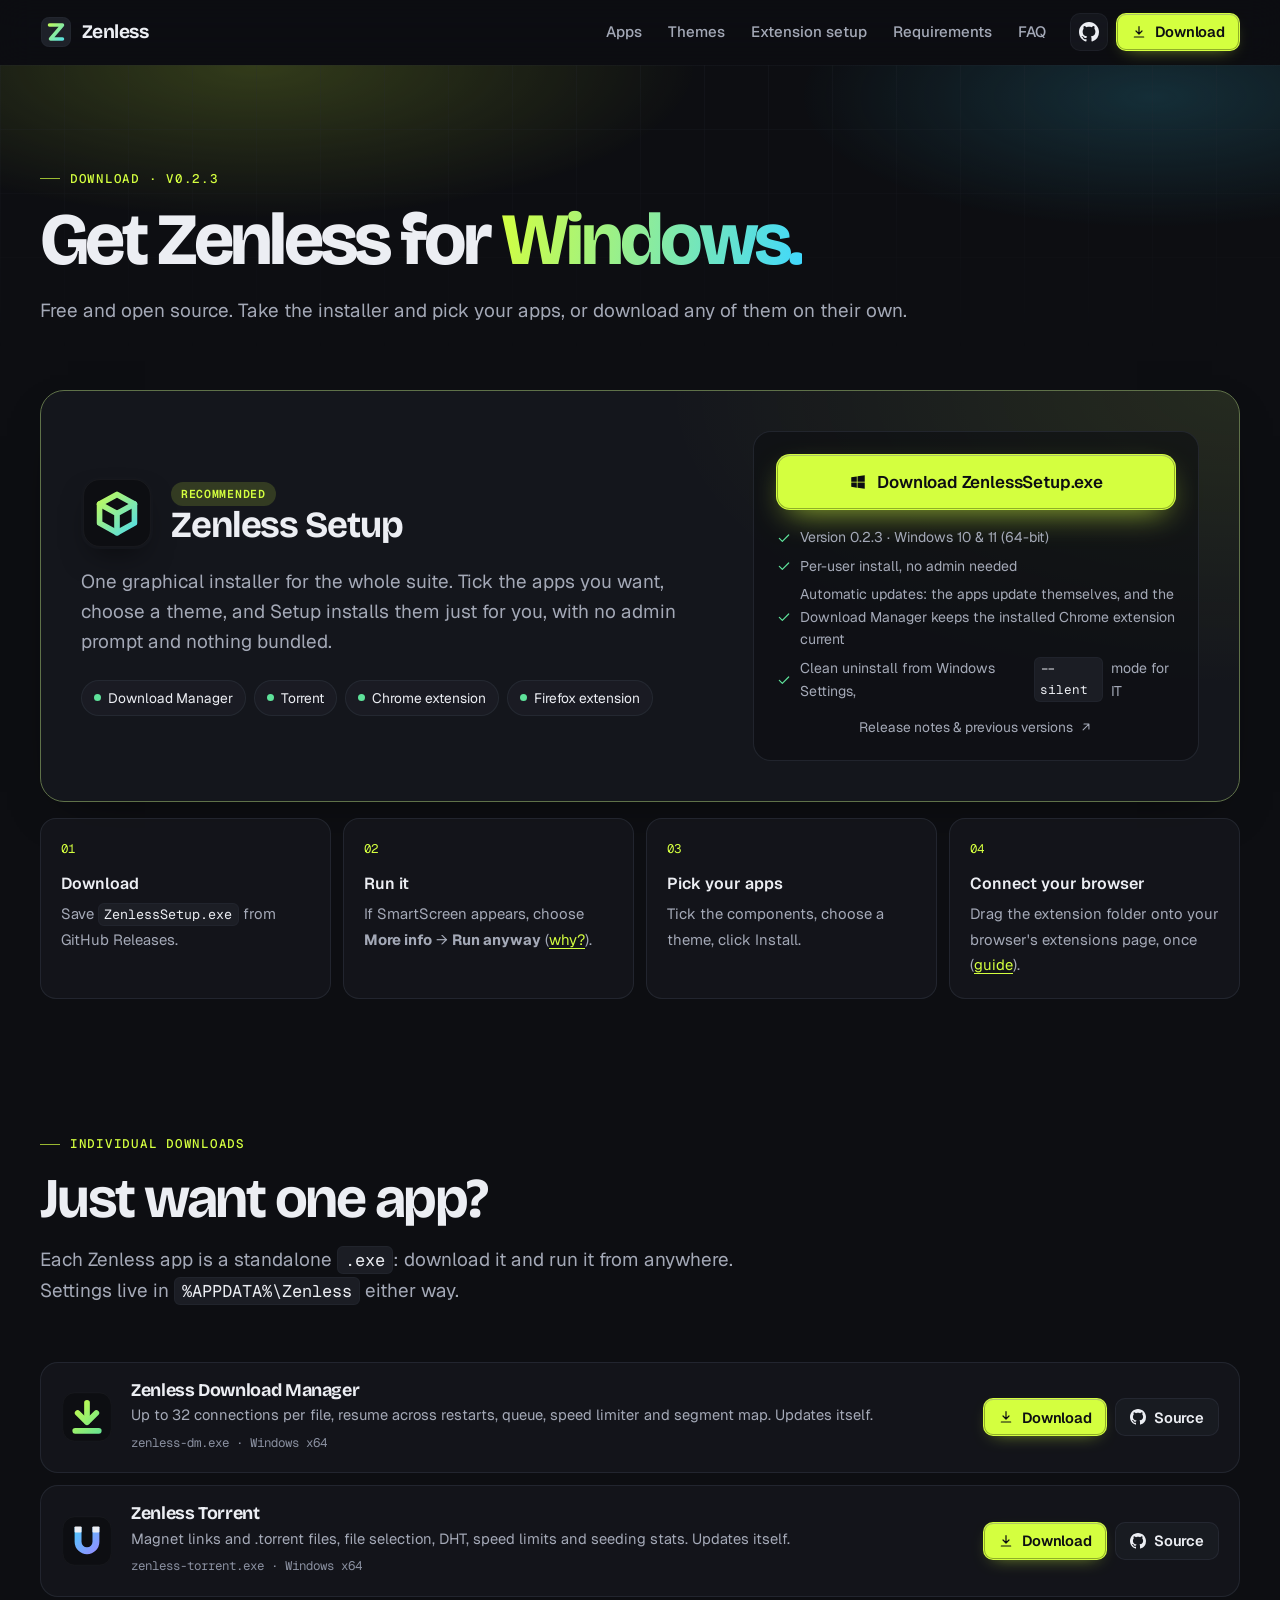
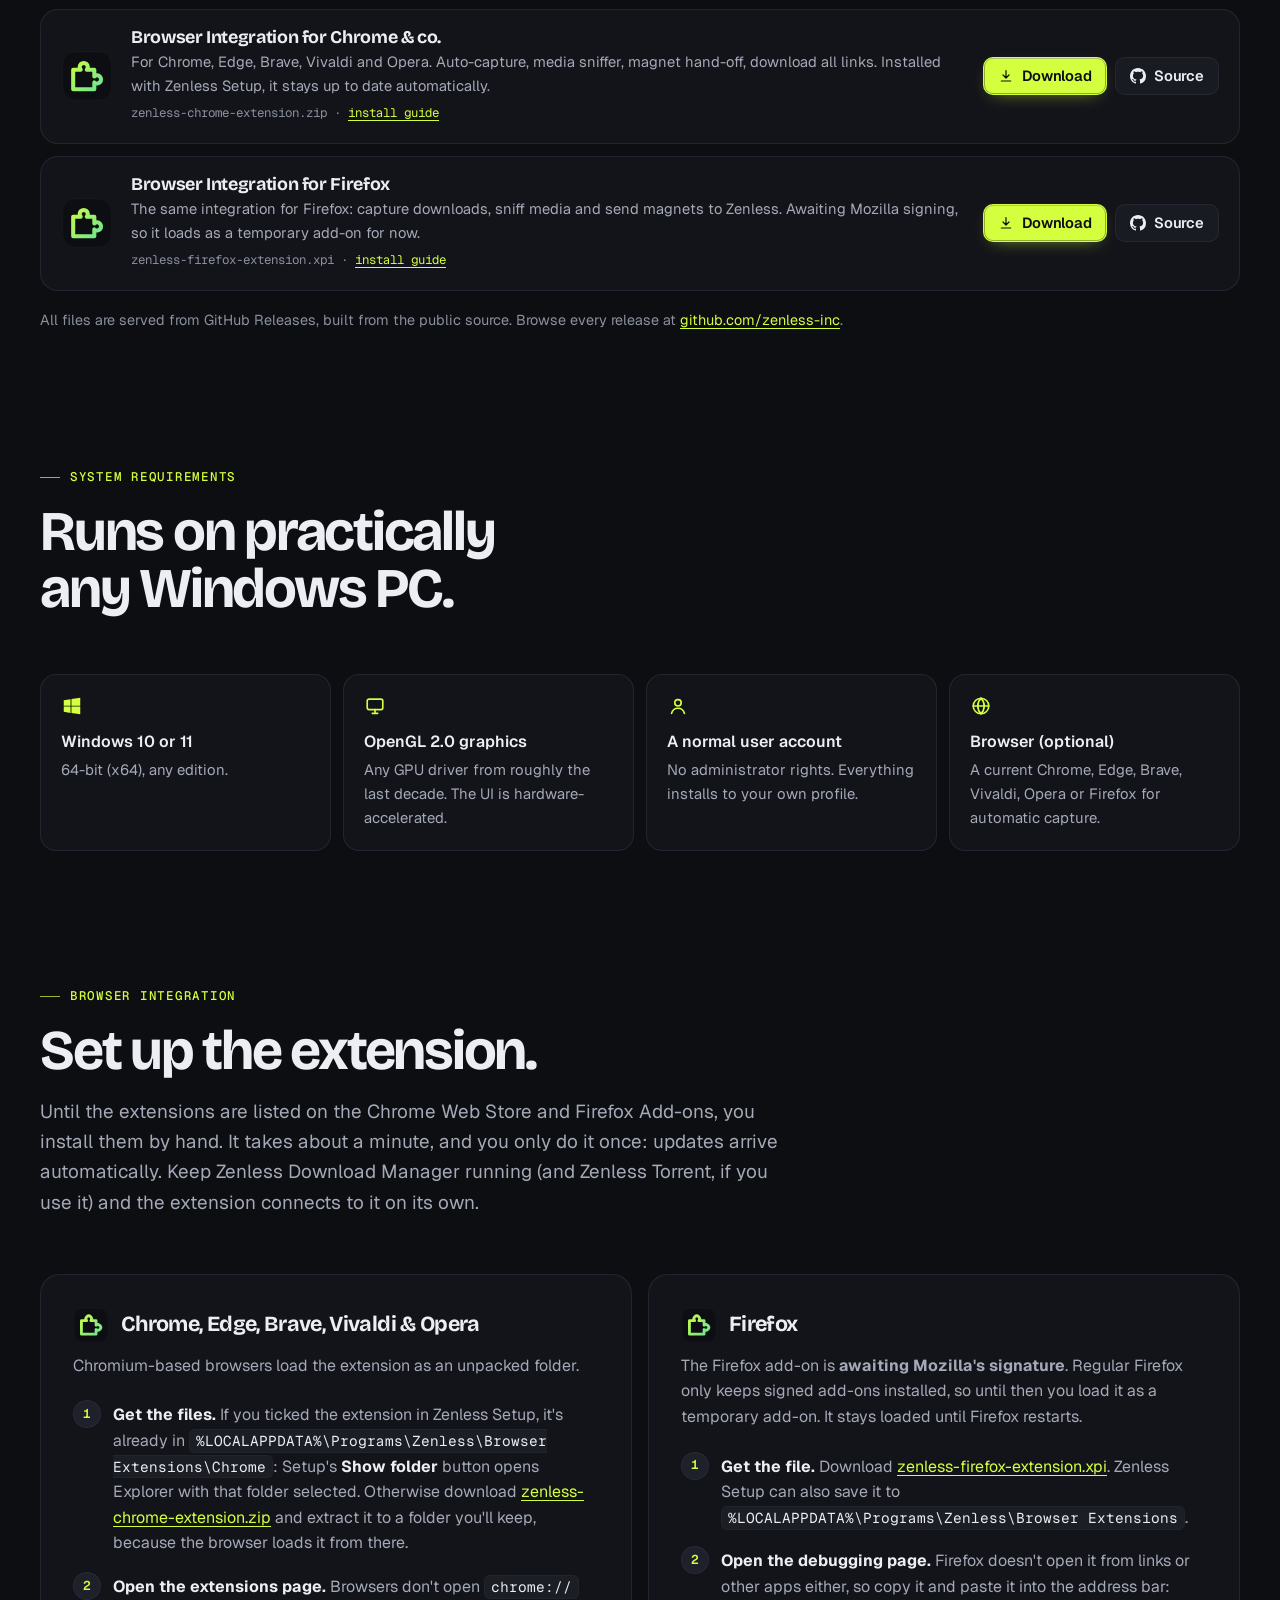
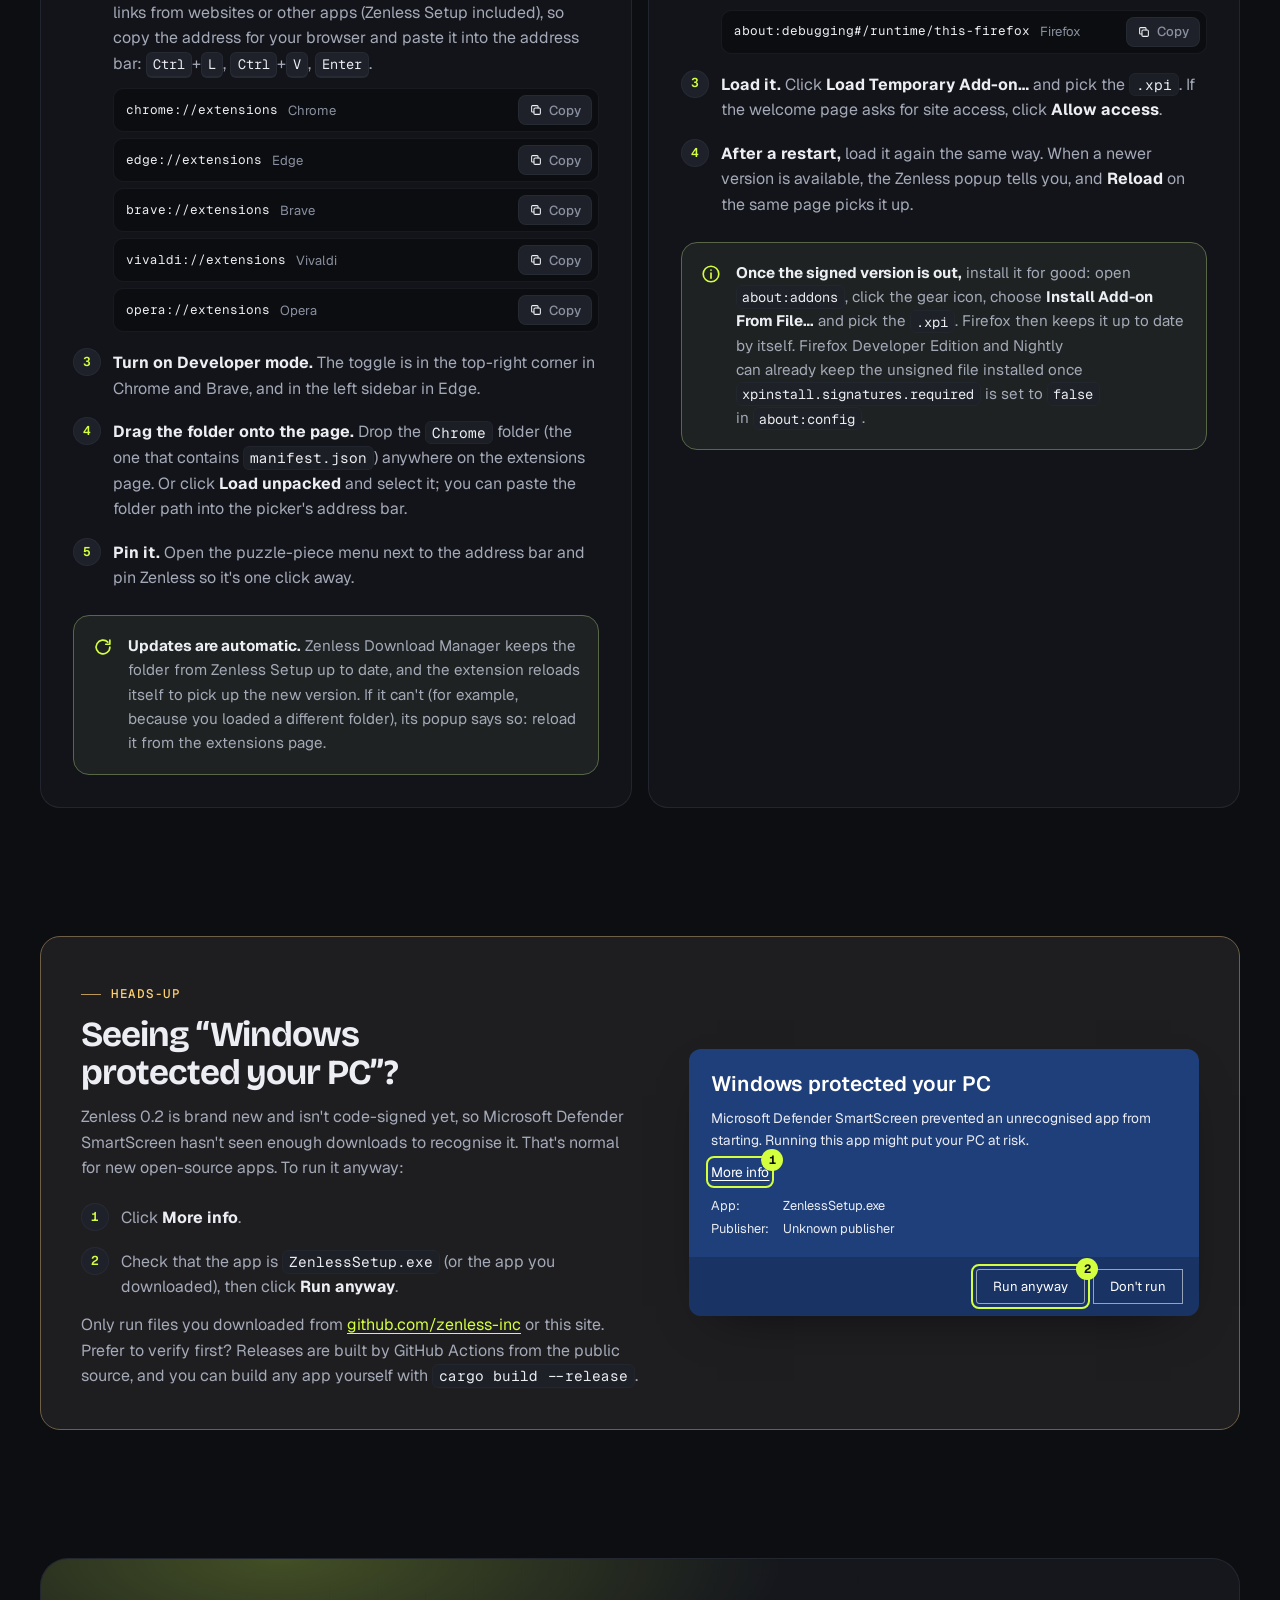
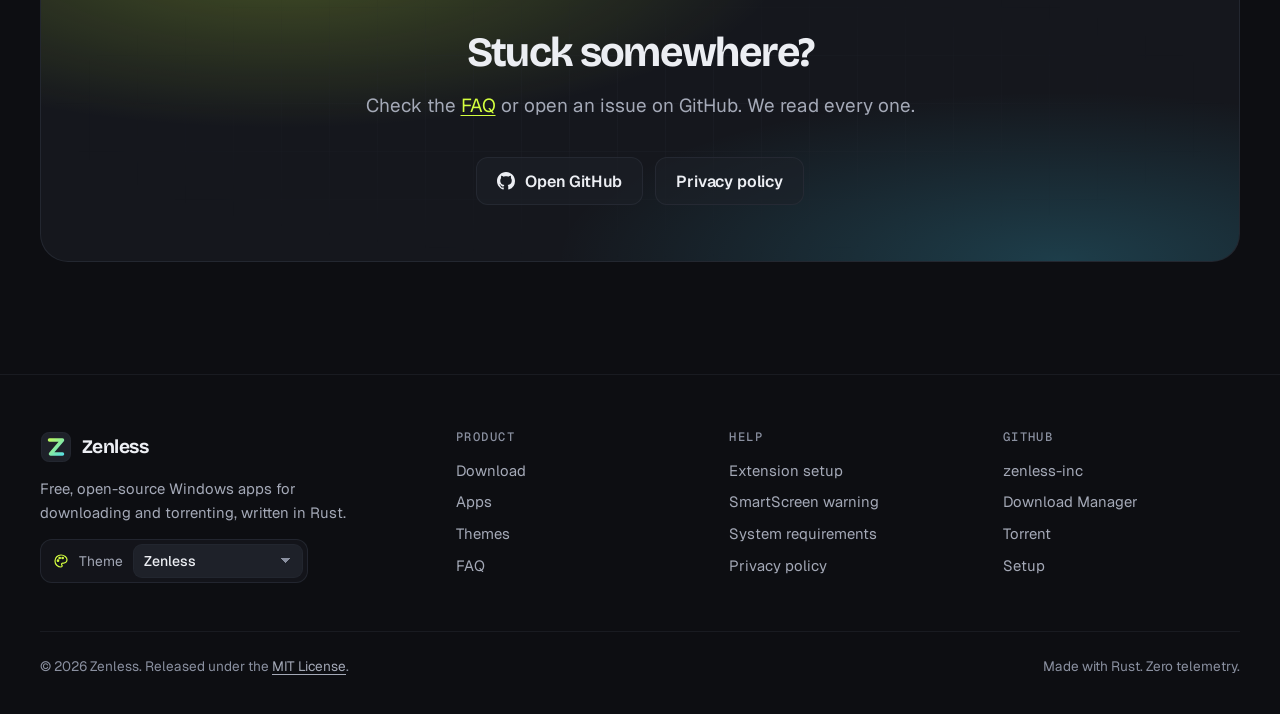
<file: download.html>
<!doctype html>
<html lang="en" data-theme="zenless">
<head>
  <meta charset="utf-8">
  <meta name="viewport" content="width=device-width, initial-scale=1">
  <title>Download Zenless for Windows: installer, apps &amp; browser extensions</title>
  <meta name="description" content="Download Zenless Setup for Windows 10 and 11, or grab the Download Manager, Torrent client and Chrome/Firefox extensions individually. Free, open source, no admin needed.">
  <meta name="theme-color" content="#0d0e12">
  <meta name="color-scheme" content="dark light">

  <!-- Absolute site URL: https://zenless-suite.vercel.app (see README → "Domain"). -->
  <link rel="canonical" href="https://zenless-suite.vercel.app/download">
  <meta property="og:type" content="website">
  <meta property="og:site_name" content="Zenless">
  <meta property="og:title" content="Download Zenless for Windows">
  <meta property="og:description" content="One installer for the whole suite, or each app on its own. Free, open source, no admin needed.">
  <meta property="og:url" content="https://zenless-suite.vercel.app/download">
  <meta property="og:image" content="https://zenless-suite.vercel.app/assets/img/og.png">
  <meta property="og:image:width" content="1200">
  <meta property="og:image:height" content="630">
  <meta property="og:image:alt" content="Zenless: Download faster. Torrent smarter. Stay zen.">
  <meta name="twitter:card" content="summary_large_image">
  <meta name="twitter:title" content="Download Zenless for Windows">
  <meta name="twitter:description" content="One installer for the whole suite, or each app on its own. Free, open source, no admin needed.">
  <meta name="twitter:image" content="https://zenless-suite.vercel.app/assets/img/og.png">

  <link rel="icon" href="/favicon.ico" sizes="any">
  <link rel="icon" href="/favicon.svg" type="image/svg+xml">
  <link rel="apple-touch-icon" href="/apple-touch-icon.png">

  <link rel="preconnect" href="https://fonts.googleapis.com">
  <link rel="preconnect" href="https://fonts.gstatic.com" crossorigin>
  <link rel="stylesheet" href="https://fonts.googleapis.com/css2?family=Bricolage+Grotesque:opsz,wght@12..96,500..800&amp;family=Geist:wght@400..700&amp;family=Geist+Mono:wght@400..600&amp;display=swap">
  <link rel="stylesheet" href="/assets/css/themes.css?v=0.2.2">
  <link rel="stylesheet" href="/assets/css/site.css?v=0.2.2">
  <script src="/assets/js/theme-init.js?v=0.2.2"></script>
  <script src="/assets/js/site.js?v=0.2.2" defer></script>
</head>
<body>
  <a class="skip-link" href="#main">Skip to content</a>

  <header class="site-header">
    <div class="wrap nav">
      <a class="brand" href="/" aria-label="Zenless home">
        <svg class="mark" viewBox="0 0 256 256" aria-hidden="true"><defs><linearGradient id="zg-head" gradientUnits="userSpaceOnUse" x1="40" y1="40" x2="216" y2="216"><stop class="stop-a" offset="0"/><stop class="stop-b" offset="1"/></linearGradient></defs><rect class="mark-bg" x="12" y="12" width="232" height="232" rx="58"/><path class="mark-z" stroke="url(#zg-head)" d="M76 72 H180 L84 184 H180"/></svg>
        <span>Zenless</span>
      </a>
      <nav class="nav-primary" aria-label="Primary">
        <ul class="nav-menu" id="nav-menu">
          <li><a href="/#apps">Apps</a></li>
          <li><a href="/#themes">Themes</a></li>
          <li><a href="#extensions">Extension setup</a></li>
          <li><a href="#requirements">Requirements</a></li>
          <li><a href="/#faq">FAQ</a></li>
        </ul>
      </nav>
      <div class="nav-actions">
        <a class="icon-btn gh-link" href="https://github.com/zenless-inc" aria-label="Zenless on GitHub"><svg class="icon" aria-hidden="true"><use href="/assets/img/icons.svg?v=0.2.2#github"/></svg></a>
        <a class="btn btn-primary btn-sm" href="/download" aria-current="page"><svg class="icon" aria-hidden="true"><use href="/assets/img/icons.svg?v=0.2.2#download"/></svg>Download</a>
        <button class="icon-btn nav-toggle" type="button" aria-expanded="false" aria-controls="nav-menu" aria-label="Open menu">
          <svg class="icon icon-open" aria-hidden="true"><use href="/assets/img/icons.svg?v=0.2.2#menu"/></svg>
          <svg class="icon icon-close" aria-hidden="true"><use href="/assets/img/icons.svg?v=0.2.2#x"/></svg>
        </button>
      </div>
    </div>
  </header>

  <main id="main">
    <section class="page-hero" aria-labelledby="page-title">
      <div class="wrap">
        <span class="kicker">Download · v0.2.3</span>
        <h1 id="page-title" class="page-title">Get Zenless for <span class="grad-text">Windows.</span></h1>
        <p class="lead">Free and open source. Take the installer and pick your apps, or download any of them on their own.</p>
      </div>
    </section>

    <!-- ============ Installer (recommended) ============ -->
    <section class="section-tight" aria-labelledby="setup-title">
      <div class="wrap">
        <div class="featured reveal">
          <div>
            <div class="featured-head">
              <img src="/assets/img/installer.svg" alt="" width="72" height="72">
              <div>
                <span class="badge">Recommended</span>
                <h2 id="setup-title">Zenless Setup</h2>
              </div>
            </div>
            <p class="lead">One graphical installer for the whole suite. Tick the apps you want, choose a theme, and Setup installs them just for you, with no admin prompt and nothing bundled.</p>
            <ul class="chips featured-chips" aria-label="Components you can choose">
              <li class="chip"><span class="dot" aria-hidden="true"></span>Download Manager</li>
              <li class="chip"><span class="dot" aria-hidden="true"></span>Torrent</li>
              <li class="chip"><span class="dot" aria-hidden="true"></span>Chrome extension</li>
              <li class="chip"><span class="dot" aria-hidden="true"></span>Firefox extension</li>
            </ul>
          </div>
          <div class="featured-cta">
            <a class="btn btn-primary btn-lg" href="https://github.com/zenless-inc/zenless-installer/releases/latest/download/ZenlessSetup.exe">
              <svg class="icon" aria-hidden="true"><use href="/assets/img/icons.svg?v=0.2.2#windows"/></svg>Download ZenlessSetup.exe
            </a>
            <ul class="meta-list">
              <li><svg class="icon" aria-hidden="true"><use href="/assets/img/icons.svg?v=0.2.2#check"/></svg>Version 0.2.3 · Windows 10 &amp; 11 (64-bit)</li>
              <li><svg class="icon" aria-hidden="true"><use href="/assets/img/icons.svg?v=0.2.2#check"/></svg>Per-user install, no admin needed</li>
              <li><svg class="icon" aria-hidden="true"><use href="/assets/img/icons.svg?v=0.2.2#check"/></svg>Automatic updates: the apps update themselves, and the Download Manager keeps the installed Chrome extension current</li>
              <li><svg class="icon" aria-hidden="true"><use href="/assets/img/icons.svg?v=0.2.2#check"/></svg>Clean uninstall from Windows Settings, <code>--silent</code> mode for IT</li>
            </ul>
            <a class="small-link" href="https://github.com/zenless-inc/zenless-installer/releases">Release notes &amp; previous versions<svg class="icon" aria-hidden="true"><use href="/assets/img/icons.svg?v=0.2.2#arrow-up-right"/></svg></a>
          </div>
        </div>

        <ol class="steps steps-after reveal" aria-label="How installing works">
          <li><b>Download</b><span>Save <code>ZenlessSetup.exe</code> from GitHub Releases.</span></li>
          <li><b>Run it</b><span>If SmartScreen appears, choose <strong>More info</strong> → <strong>Run anyway</strong> (<a href="#smartscreen">why?</a>).</span></li>
          <li><b>Pick your apps</b><span>Tick the components, choose a theme, click Install.</span></li>
          <li><b>Connect your browser</b><span>Drag the extension folder onto your browser's extensions page, once (<a href="#extensions">guide</a>).</span></li>
        </ol>
      </div>
    </section>

    <!-- ============ Individual downloads ============ -->
    <section class="section-tight" id="individual" aria-labelledby="individual-title">
      <div class="wrap">
        <div class="section-head reveal">
          <span class="kicker">Individual downloads</span>
          <h2 id="individual-title" class="h2">Just want one app?</h2>
          <p class="lead">Each Zenless app is a standalone <code>.exe</code>: download it and run it from anywhere. Settings live in <code>%APPDATA%\Zenless</code> either way.</p>
        </div>
        <div class="dl-list reveal">
          <div class="dl-row">
            <img src="/assets/img/download-manager.svg" alt="" width="52" height="52">
            <div>
              <h3>Zenless Download Manager</h3>
              <p>Up to 32 connections per file, resume across restarts, queue, speed limiter and segment map. Updates itself.</p>
              <span class="dl-file">zenless-dm.exe · Windows x64</span>
            </div>
            <div class="dl-actions">
              <a class="btn btn-primary btn-sm" href="https://github.com/zenless-inc/zenless-download-manager/releases/latest/download/zenless-dm.exe"><svg class="icon" aria-hidden="true"><use href="/assets/img/icons.svg?v=0.2.2#download"/></svg>Download</a>
              <a class="btn btn-ghost btn-sm" href="https://github.com/zenless-inc/zenless-download-manager" aria-label="Zenless Download Manager source code on GitHub"><svg class="icon" aria-hidden="true"><use href="/assets/img/icons.svg?v=0.2.2#github"/></svg>Source</a>
            </div>
          </div>
          <div class="dl-row">
            <img src="/assets/img/torrent.svg" alt="" width="52" height="52">
            <div>
              <h3>Zenless Torrent</h3>
              <p>Magnet links and .torrent files, file selection, DHT, speed limits and seeding stats. Updates itself.</p>
              <span class="dl-file">zenless-torrent.exe · Windows x64</span>
            </div>
            <div class="dl-actions">
              <a class="btn btn-primary btn-sm" href="https://github.com/zenless-inc/zenless-torrent-client/releases/latest/download/zenless-torrent.exe"><svg class="icon" aria-hidden="true"><use href="/assets/img/icons.svg?v=0.2.2#download"/></svg>Download</a>
              <a class="btn btn-ghost btn-sm" href="https://github.com/zenless-inc/zenless-torrent-client" aria-label="Zenless Torrent source code on GitHub"><svg class="icon" aria-hidden="true"><use href="/assets/img/icons.svg?v=0.2.2#github"/></svg>Source</a>
            </div>
          </div>
          <div class="dl-row">
            <img src="/assets/img/extensions.svg" alt="" width="52" height="52">
            <div>
              <h3>Browser Integration for Chrome &amp; co.</h3>
              <p>For Chrome, Edge, Brave, Vivaldi and Opera. Auto-capture, media sniffer, magnet hand-off, download all links. Installed with Zenless Setup, it stays up to date automatically.</p>
              <span class="dl-file">zenless-chrome-extension.zip · <a href="#chromium">install guide</a></span>
            </div>
            <div class="dl-actions">
              <a class="btn btn-primary btn-sm" href="https://github.com/zenless-inc/zenless-chrome-extension/releases/latest/download/zenless-chrome-extension.zip"><svg class="icon" aria-hidden="true"><use href="/assets/img/icons.svg?v=0.2.2#download"/></svg>Download</a>
              <a class="btn btn-ghost btn-sm" href="https://github.com/zenless-inc/zenless-chrome-extension" aria-label="Chrome extension source code on GitHub"><svg class="icon" aria-hidden="true"><use href="/assets/img/icons.svg?v=0.2.2#github"/></svg>Source</a>
            </div>
          </div>
          <div class="dl-row">
            <img src="/assets/img/extensions.svg" alt="" width="52" height="52">
            <div>
              <h3>Browser Integration for Firefox</h3>
              <p>The same integration for Firefox: capture downloads, sniff media and send magnets to Zenless. Awaiting Mozilla signing, so it loads as a temporary add-on for now.</p>
              <span class="dl-file">zenless-firefox-extension.xpi · <a href="#firefox">install guide</a></span>
            </div>
            <div class="dl-actions">
              <a class="btn btn-primary btn-sm" href="https://github.com/zenless-inc/zenless-firefox-extension/releases/latest/download/zenless-firefox-extension.xpi"><svg class="icon" aria-hidden="true"><use href="/assets/img/icons.svg?v=0.2.2#download"/></svg>Download</a>
              <a class="btn btn-ghost btn-sm" href="https://github.com/zenless-inc/zenless-firefox-extension" aria-label="Firefox extension source code on GitHub"><svg class="icon" aria-hidden="true"><use href="/assets/img/icons.svg?v=0.2.2#github"/></svg>Source</a>
            </div>
          </div>
        </div>
        <p class="after-note">All files are served from GitHub Releases, built from the public source. Browse every release at <a href="https://github.com/zenless-inc">github.com/zenless-inc</a>.</p>
      </div>
    </section>

    <!-- ============ Requirements ============ -->
    <section class="section-tight" id="requirements" aria-labelledby="req-title">
      <div class="wrap">
        <div class="section-head reveal">
          <span class="kicker">System requirements</span>
          <h2 id="req-title" class="h2">Runs on practically any Windows PC.</h2>
        </div>
        <div class="req-grid reveal">
          <div class="req">
            <svg class="icon" aria-hidden="true"><use href="/assets/img/icons.svg?v=0.2.2#windows"/></svg>
            <b>Windows 10 or 11</b>
            <p>64-bit (x64), any edition.</p>
          </div>
          <div class="req">
            <svg class="icon" aria-hidden="true"><use href="/assets/img/icons.svg?v=0.2.2#monitor"/></svg>
            <b>OpenGL 2.0 graphics</b>
            <p>Any GPU driver from roughly the last decade. The UI is hardware-accelerated.</p>
          </div>
          <div class="req">
            <svg class="icon" aria-hidden="true"><use href="/assets/img/icons.svg?v=0.2.2#user"/></svg>
            <b>A normal user account</b>
            <p>No administrator rights. Everything installs to your own profile.</p>
          </div>
          <div class="req">
            <svg class="icon" aria-hidden="true"><use href="/assets/img/icons.svg?v=0.2.2#globe"/></svg>
            <b>Browser (optional)</b>
            <p>A current Chrome, Edge, Brave, Vivaldi, Opera or Firefox for automatic capture.</p>
          </div>
        </div>
      </div>
    </section>

    <!-- ============ Extension setup ============ -->
    <section class="section-tight" id="extensions" aria-labelledby="ext-title">
      <div class="wrap">
        <div class="section-head reveal">
          <span class="kicker">Browser integration</span>
          <h2 id="ext-title" class="h2">Set up the extension.</h2>
          <p class="lead">Until the extensions are listed on the Chrome Web Store and Firefox Add-ons, you install them by hand. It takes about a minute, and you only do it once: updates arrive automatically. Keep Zenless Download Manager running (and Zenless Torrent, if you use it) and the extension connects to it on its own.</p>
        </div>

        <div class="guide-grid">
          <article class="guide reveal" id="chromium" aria-labelledby="chromium-title">
            <h3 id="chromium-title"><img src="/assets/img/extensions.svg" alt="" width="36" height="36">Chrome, Edge, Brave, Vivaldi &amp; Opera</h3>
            <p>Chromium-based browsers load the extension as an unpacked folder.</p>
            <ol class="olist">
              <li><div><strong>Get the files.</strong> If you ticked the extension in Zenless Setup, it's already in <code>%LOCALAPPDATA%\Programs\Zenless\Browser Extensions\Chrome</code>: Setup's <strong>Show folder</strong> button opens Explorer with that folder selected. Otherwise download <a href="https://github.com/zenless-inc/zenless-chrome-extension/releases/latest/download/zenless-chrome-extension.zip">zenless-chrome-extension.zip</a> and extract it to a folder you'll keep, because the browser loads it from there.</div></li>
              <li><div><strong>Open the extensions page.</strong> Browsers don't open <code>chrome://</code> links from websites or other apps (Zenless Setup included), so copy the address for your browser and paste it into the address bar: <kbd>Ctrl</kbd>+<kbd>L</kbd>, <kbd>Ctrl</kbd>+<kbd>V</kbd>, <kbd>Enter</kbd>.
                <ul class="url-list">
                  <li><code>chrome://extensions</code><span>Chrome</span><button class="copy-btn" type="button" data-copy="chrome://extensions" aria-label="Copy chrome://extensions"><svg class="icon" aria-hidden="true"><use href="/assets/img/icons.svg?v=0.2.2#copy"/></svg><span class="copy-label">Copy</span></button></li>
                  <li><code>edge://extensions</code><span>Edge</span><button class="copy-btn" type="button" data-copy="edge://extensions" aria-label="Copy edge://extensions"><svg class="icon" aria-hidden="true"><use href="/assets/img/icons.svg?v=0.2.2#copy"/></svg><span class="copy-label">Copy</span></button></li>
                  <li><code>brave://extensions</code><span>Brave</span><button class="copy-btn" type="button" data-copy="brave://extensions" aria-label="Copy brave://extensions"><svg class="icon" aria-hidden="true"><use href="/assets/img/icons.svg?v=0.2.2#copy"/></svg><span class="copy-label">Copy</span></button></li>
                  <li><code>vivaldi://extensions</code><span>Vivaldi</span><button class="copy-btn" type="button" data-copy="vivaldi://extensions" aria-label="Copy vivaldi://extensions"><svg class="icon" aria-hidden="true"><use href="/assets/img/icons.svg?v=0.2.2#copy"/></svg><span class="copy-label">Copy</span></button></li>
                  <li><code>opera://extensions</code><span>Opera</span><button class="copy-btn" type="button" data-copy="opera://extensions" aria-label="Copy opera://extensions"><svg class="icon" aria-hidden="true"><use href="/assets/img/icons.svg?v=0.2.2#copy"/></svg><span class="copy-label">Copy</span></button></li>
                </ul>
              </div></li>
              <li><div><strong>Turn on Developer mode.</strong> The toggle is in the top-right corner in Chrome and Brave, and in the left sidebar in Edge.</div></li>
              <li><div><strong>Drag the folder onto the page.</strong> Drop the <code>Chrome</code> folder (the one that contains <code>manifest.json</code>) anywhere on the extensions page. Or click <strong>Load unpacked</strong> and select it; you can paste the folder path into the picker's address bar.</div></li>
              <li><div><strong>Pin it.</strong> Open the puzzle-piece menu next to the address bar and pin Zenless so it's one click away.</div></li>
            </ol>
            <div class="note">
              <svg class="icon" aria-hidden="true"><use href="/assets/img/icons.svg?v=0.2.2#refresh"/></svg>
              <p><strong>Updates are automatic.</strong> Zenless Download Manager keeps the folder from Zenless Setup up to date, and the extension reloads itself to pick up the new version. If it can't (for example, because you loaded a different folder), its popup says so: reload it from the extensions page.</p>
            </div>
          </article>

          <article class="guide reveal d1" id="firefox" aria-labelledby="firefox-title">
            <h3 id="firefox-title"><img src="/assets/img/extensions.svg" alt="" width="36" height="36">Firefox</h3>
            <p>The Firefox add-on is <strong>awaiting Mozilla's signature</strong>. Regular Firefox only keeps signed add-ons installed, so until then you load it as a temporary add-on. It stays loaded until Firefox restarts.</p>
            <ol class="olist">
              <li><div><strong>Get the file.</strong> Download <a href="https://github.com/zenless-inc/zenless-firefox-extension/releases/latest/download/zenless-firefox-extension.xpi">zenless-firefox-extension.xpi</a>. Zenless Setup can also save it to <code>%LOCALAPPDATA%\Programs\Zenless\Browser Extensions</code>.</div></li>
              <li><div><strong>Open the debugging page.</strong> Firefox doesn't open it from links or other apps either, so copy it and paste it into the address bar:
                <ul class="url-list">
                  <li><code>about:debugging#/runtime/this-firefox</code><span>Firefox</span><button class="copy-btn" type="button" data-copy="about:debugging#/runtime/this-firefox" aria-label="Copy about:debugging#/runtime/this-firefox"><svg class="icon" aria-hidden="true"><use href="/assets/img/icons.svg?v=0.2.2#copy"/></svg><span class="copy-label">Copy</span></button></li>
                </ul>
              </div></li>
              <li><div><strong>Load it.</strong> Click <strong>Load Temporary Add-on…</strong> and pick the <code>.xpi</code>. If the welcome page asks for site access, click <strong>Allow access</strong>.</div></li>
              <li><div><strong>After a restart,</strong> load it again the same way. When a newer version is available, the Zenless popup tells you, and <strong>Reload</strong> on the same page picks it up.</div></li>
            </ol>
            <div class="note">
              <svg class="icon" aria-hidden="true"><use href="/assets/img/icons.svg?v=0.2.2#info"/></svg>
              <p><strong>Once the signed version is out,</strong> install it for good: open <code>about:addons</code>, click the gear icon, choose <strong>Install Add-on From File…</strong> and pick the <code>.xpi</code>. Firefox then keeps it up to date by itself. Firefox Developer Edition and Nightly can already keep the unsigned file installed once <code>xpinstall.signatures.required</code> is set to <code>false</code> in <code>about:config</code>.</p>
            </div>
          </article>
        </div>
      </div>
    </section>

    <!-- ============ SmartScreen ============ -->
    <section class="section-tight" id="smartscreen" aria-labelledby="ss-title">
      <div class="wrap">
        <div class="callout reveal">
          <div>
            <span class="kicker">Heads-up</span>
            <h2 id="ss-title">Seeing “Windows protected your PC”?</h2>
            <p>Zenless 0.2 is brand new and isn't code-signed yet, so Microsoft Defender SmartScreen hasn't seen enough downloads to recognise it. That's normal for new open-source apps. To run it anyway:</p>
            <ol class="olist">
              <li><div>Click <strong>More info</strong>.</div></li>
              <li><div>Check that the app is <code>ZenlessSetup.exe</code> (or the app you downloaded), then click <strong>Run anyway</strong>.</div></li>
            </ol>
            <p>Only run files you downloaded from <a href="https://github.com/zenless-inc">github.com/zenless-inc</a> or this site. Prefer to verify first? Releases are built by GitHub Actions from the public source, and you can build any app yourself with <code>cargo build --release</code>.</p>
          </div>
          <div class="ss" role="img" aria-label="Illustration of the SmartScreen dialog: first click More info, then Run anyway.">
            <div class="ss-body">
              <div class="ss-title">Windows protected your PC</div>
              <p class="ss-text">Microsoft Defender SmartScreen prevented an unrecognised app from starting. Running this app might put your PC at risk.</p>
              <span class="ss-more ss-hl" data-step="1">More info</span>
              <div class="ss-meta"><span>App:</span><span>ZenlessSetup.exe</span><span>Publisher:</span><span>Unknown publisher</span></div>
            </div>
            <div class="ss-foot">
              <span class="ss-btn ss-hl" data-step="2">Run anyway</span>
              <span class="ss-btn">Don't run</span>
            </div>
          </div>
        </div>
      </div>
    </section>

    <section class="section-tight" aria-label="More help">
      <div class="wrap">
        <div class="cta-card cta-compact reveal">
          <h2 class="h2">Stuck somewhere?</h2>
          <p class="lead">Check the <a href="/#faq">FAQ</a> or open an issue on GitHub. We read every one.</p>
          <div class="cta-row">
            <a class="btn btn-ghost" href="https://github.com/zenless-inc"><svg class="icon" aria-hidden="true"><use href="/assets/img/icons.svg?v=0.2.2#github"/></svg>Open GitHub</a>
            <a class="btn btn-ghost" href="/privacy">Privacy policy</a>
          </div>
        </div>
      </div>
    </section>
  </main>

  <footer class="site-footer">
    <div class="wrap">
      <div class="foot-grid">
        <div class="foot-brand">
          <a class="brand" href="/" aria-label="Zenless home">
            <svg class="mark" viewBox="0 0 256 256" aria-hidden="true"><defs><linearGradient id="zg-foot" gradientUnits="userSpaceOnUse" x1="40" y1="40" x2="216" y2="216"><stop class="stop-a" offset="0"/><stop class="stop-b" offset="1"/></linearGradient></defs><rect class="mark-bg" x="12" y="12" width="232" height="232" rx="58"/><path class="mark-z" stroke="url(#zg-foot)" d="M76 72 H180 L84 184 H180"/></svg>
            <span>Zenless</span>
          </a>
          <p>Free, open-source Windows apps for downloading and torrenting, written in Rust.</p>
          <div class="theme-picker" data-theme-picker hidden>
            <svg class="icon" aria-hidden="true"><use href="/assets/img/icons.svg?v=0.2.2#palette"/></svg>
            <label for="theme-select">Theme</label>
            <select id="theme-select" data-theme-select></select>
          </div>
        </div>
        <nav class="foot-col" aria-labelledby="foot-product">
          <h2 id="foot-product">Product</h2>
          <ul>
            <li><a href="/download">Download</a></li>
            <li><a href="/#apps">Apps</a></li>
            <li><a href="/#themes">Themes</a></li>
            <li><a href="/#faq">FAQ</a></li>
          </ul>
        </nav>
        <nav class="foot-col" aria-labelledby="foot-help">
          <h2 id="foot-help">Help</h2>
          <ul>
            <li><a href="/download#extensions">Extension setup</a></li>
            <li><a href="/download#smartscreen">SmartScreen warning</a></li>
            <li><a href="/download#requirements">System requirements</a></li>
            <li><a href="/privacy">Privacy policy</a></li>
          </ul>
        </nav>
        <nav class="foot-col" aria-labelledby="foot-gh">
          <h2 id="foot-gh">GitHub</h2>
          <ul>
            <li><a href="https://github.com/zenless-inc">zenless-inc</a></li>
            <li><a href="https://github.com/zenless-inc/zenless-download-manager">Download Manager</a></li>
            <li><a href="https://github.com/zenless-inc/zenless-torrent-client">Torrent</a></li>
            <li><a href="https://github.com/zenless-inc/zenless-installer">Setup</a></li>
          </ul>
        </nav>
      </div>
      <div class="foot-bottom">
        <span>© 2026 Zenless. Released under the <a href="https://github.com/zenless-inc/zenless-website/blob/main/LICENSE">MIT License</a>.</span>
        <span>Made with Rust. Zero telemetry.</span>
      </div>
    </div>
  </footer>
  <div class="sr-only" aria-live="polite" data-live></div>
</body>
</html>
</file>
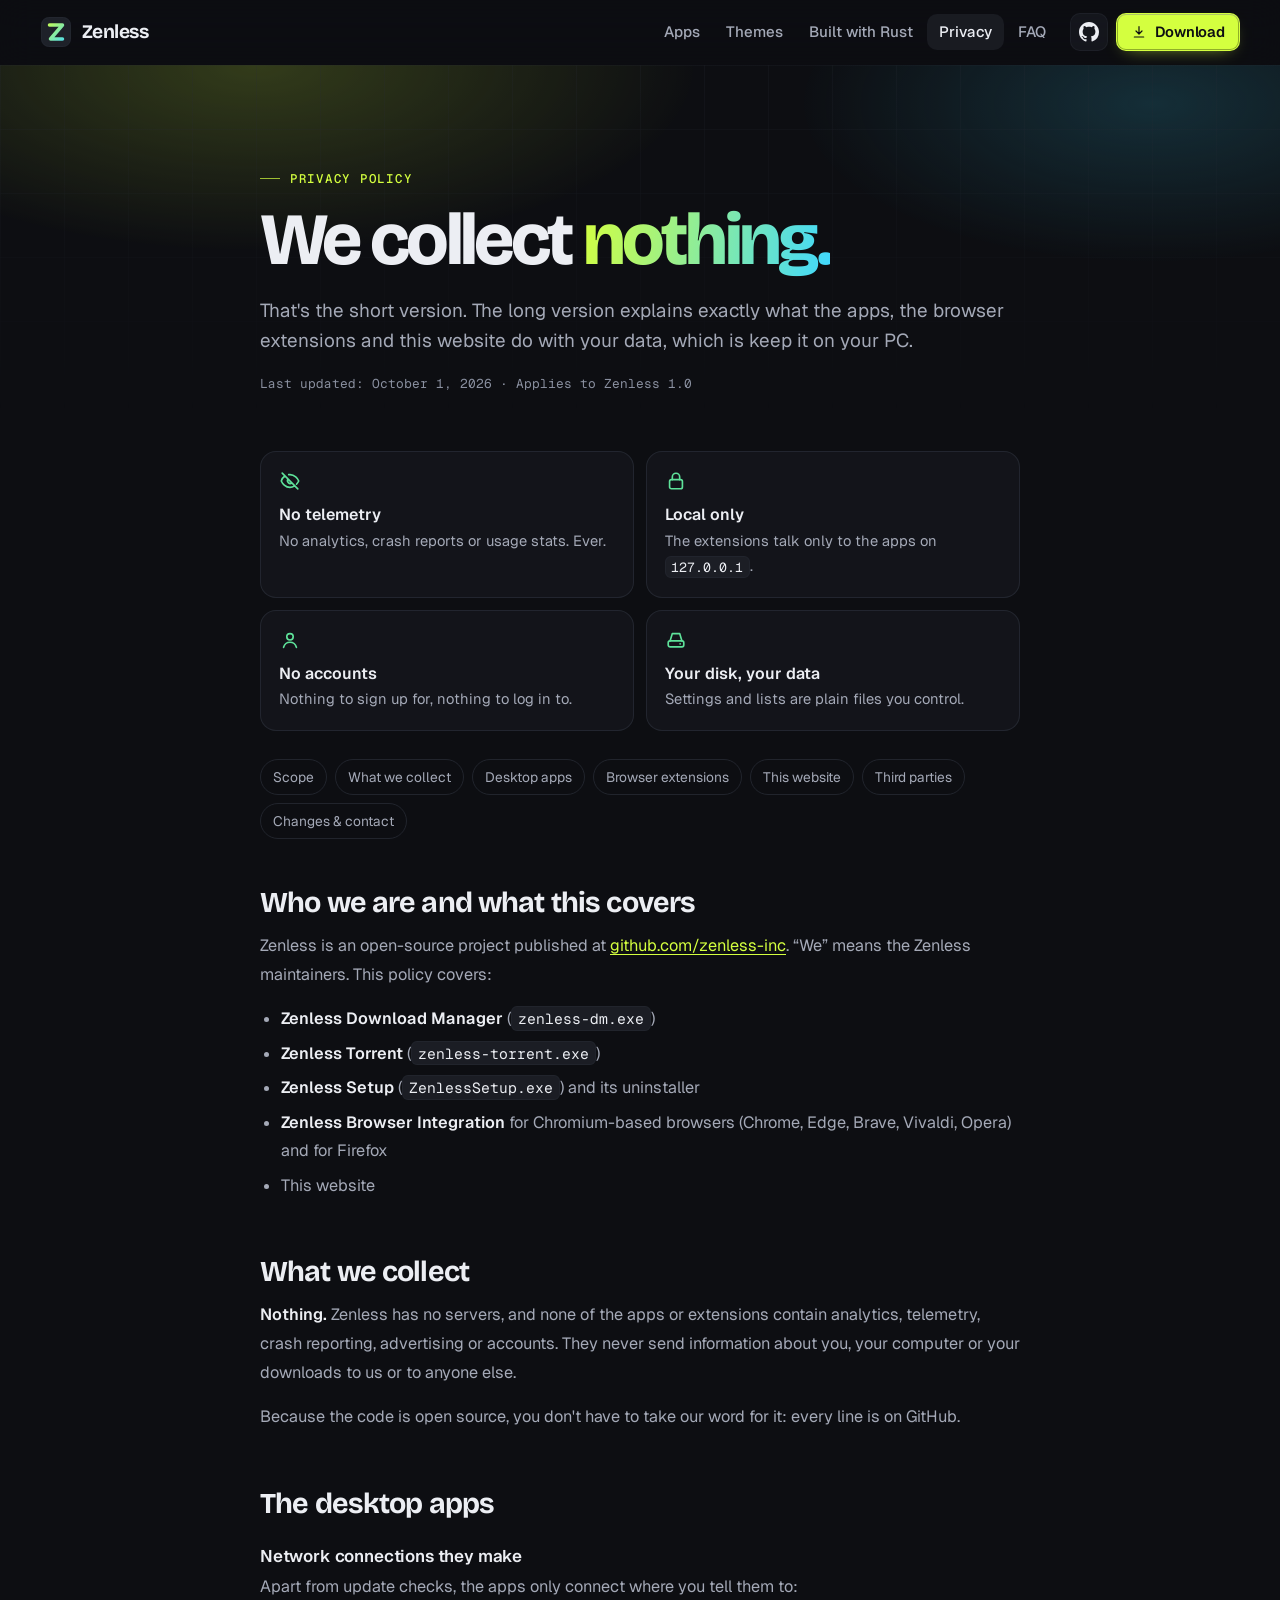
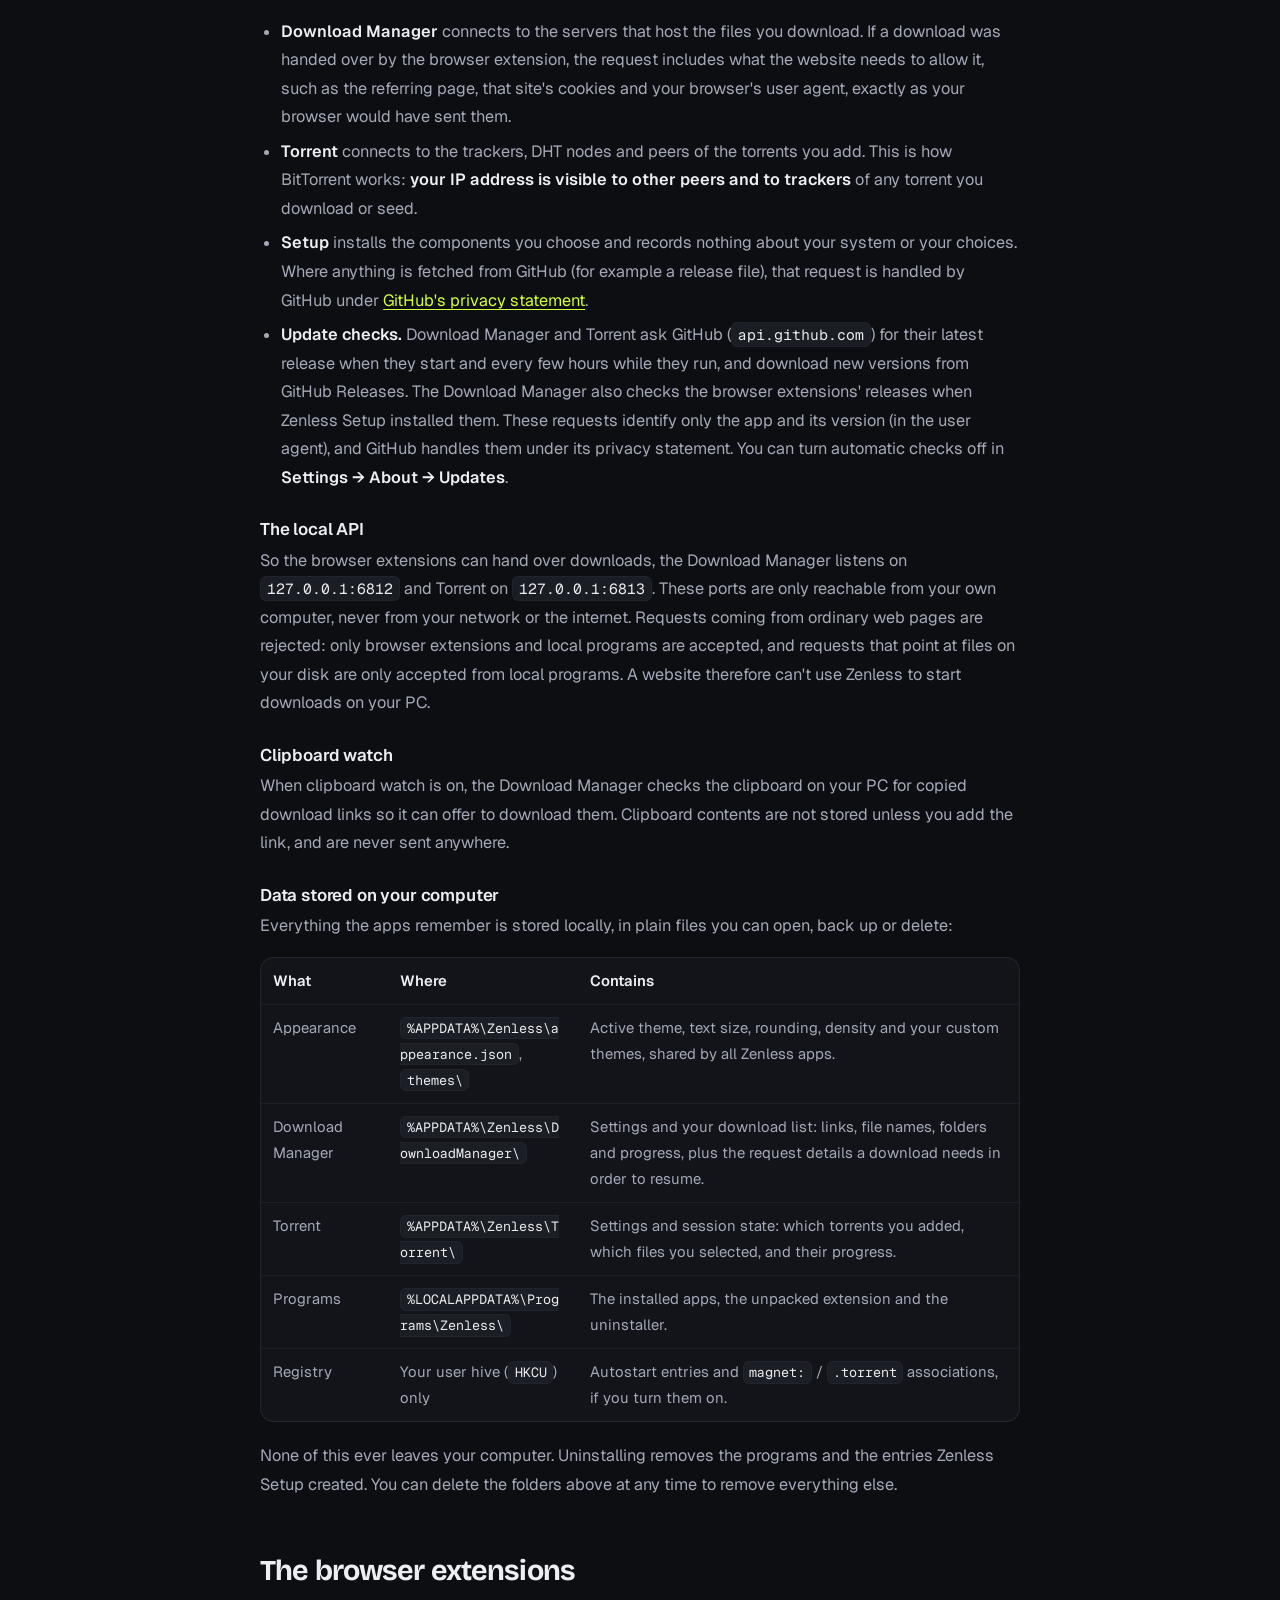
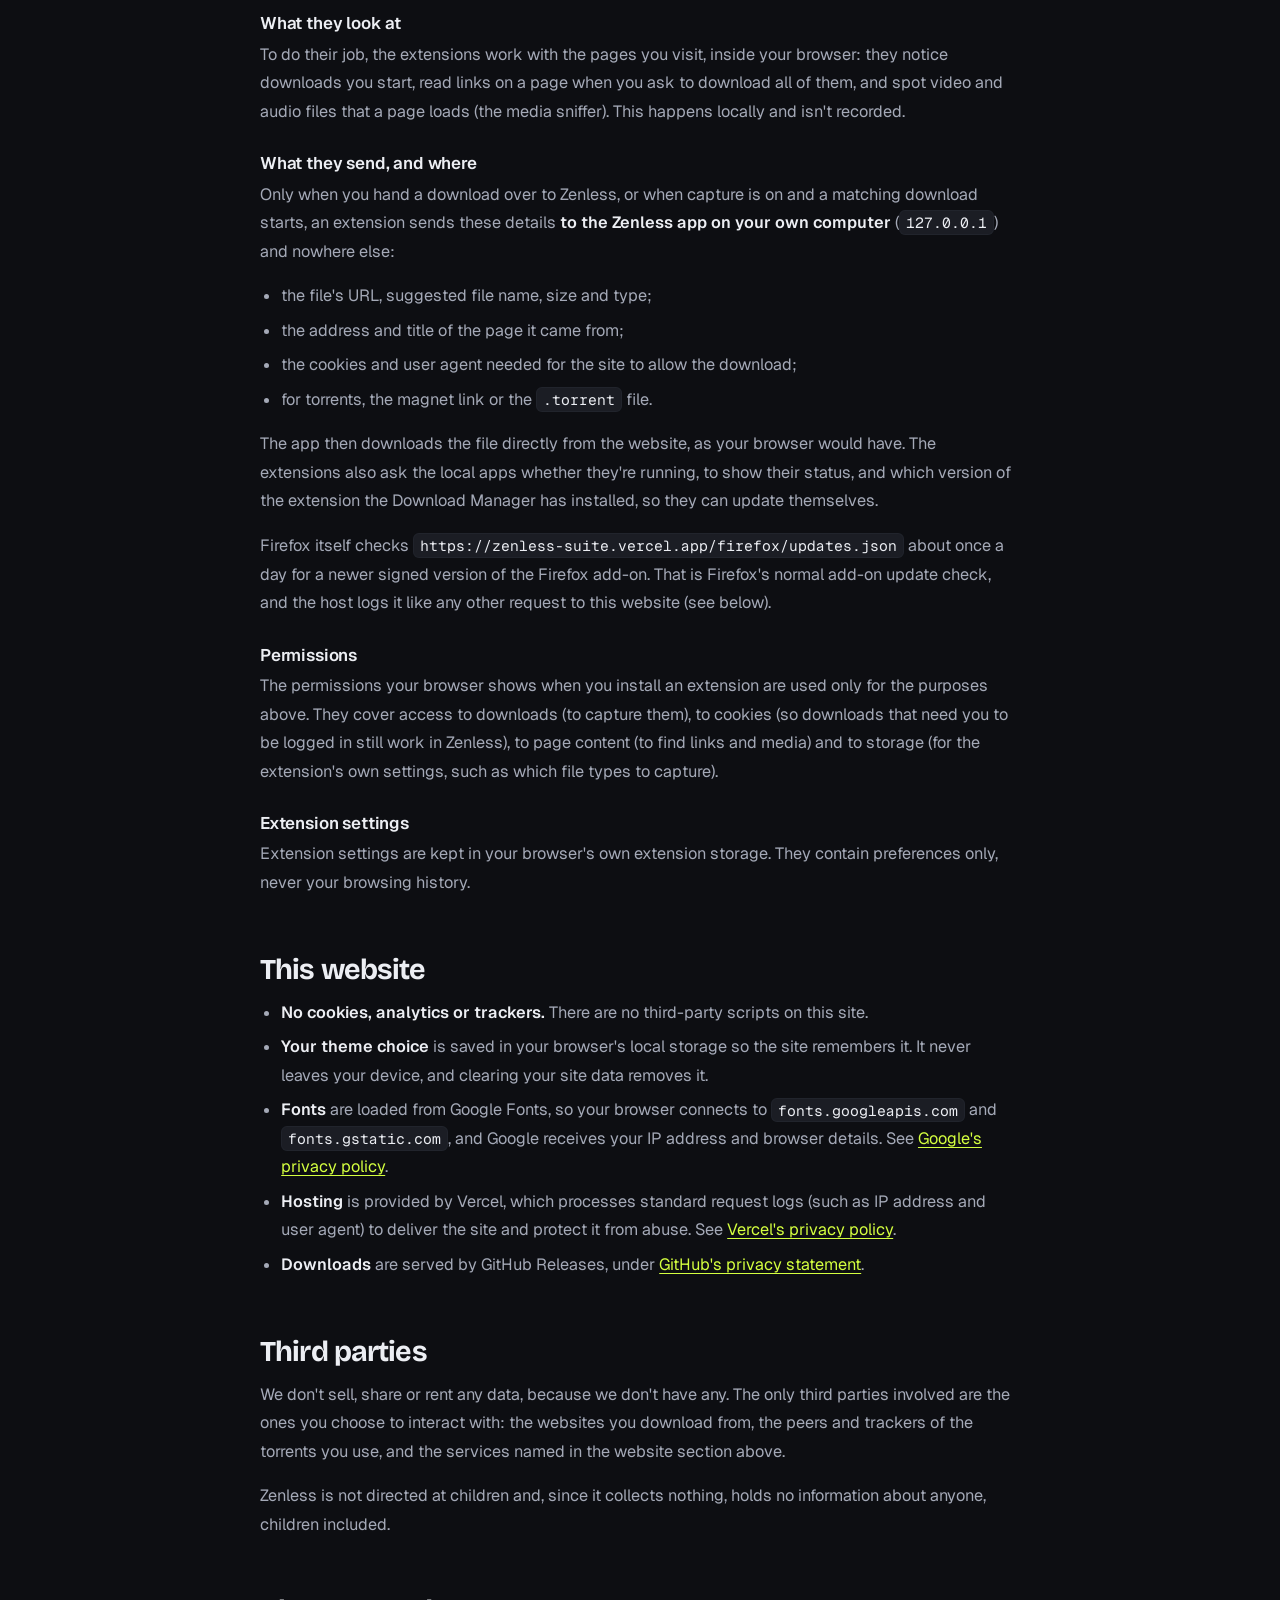
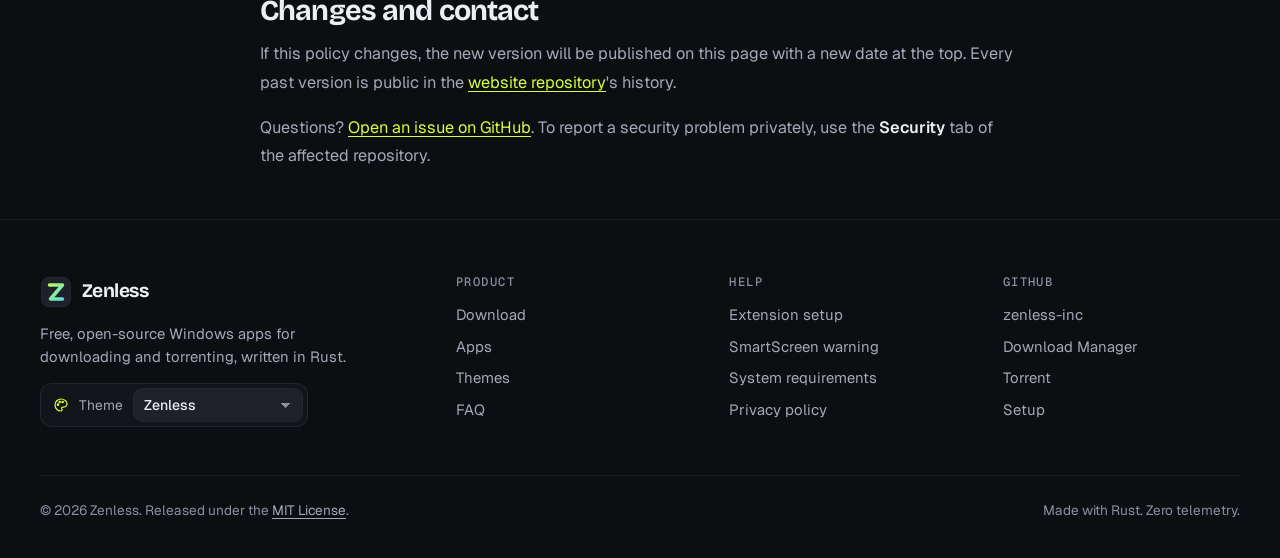
<file: privacy.html>
<!doctype html>
<html lang="en" data-theme="zenless">
<head>
  <meta charset="utf-8">
  <meta name="viewport" content="width=device-width, initial-scale=1">
  <title>Privacy policy · Zenless</title>
  <meta name="description" content="Zenless collects nothing. No telemetry, no analytics, no accounts. The browser extensions talk only to the Zenless apps on your own PC over 127.0.0.1.">
  <meta name="theme-color" content="#0d0e12">
  <meta name="color-scheme" content="dark light">

  <!-- Absolute site URL: https://zenless-suite.vercel.app (see README → "Domain"). -->
  <link rel="canonical" href="https://zenless-suite.vercel.app/privacy">
  <meta property="og:type" content="article">
  <meta property="og:site_name" content="Zenless">
  <meta property="og:title" content="Zenless privacy policy">
  <meta property="og:description" content="No telemetry, no analytics, no accounts. The extensions only talk to the Zenless apps on 127.0.0.1.">
  <meta property="og:url" content="https://zenless-suite.vercel.app/privacy">
  <meta property="og:image" content="https://zenless-suite.vercel.app/assets/img/og.png">
  <meta property="og:image:width" content="1200">
  <meta property="og:image:height" content="630">
  <meta property="og:image:alt" content="Zenless: Download faster. Torrent smarter. Stay zen.">
  <meta name="twitter:card" content="summary_large_image">
  <meta name="twitter:title" content="Zenless privacy policy">
  <meta name="twitter:description" content="No telemetry, no analytics, no accounts. The extensions only talk to the Zenless apps on 127.0.0.1.">
  <meta name="twitter:image" content="https://zenless-suite.vercel.app/assets/img/og.png">

  <link rel="icon" href="/favicon.ico" sizes="any">
  <link rel="icon" href="/favicon.svg" type="image/svg+xml">
  <link rel="apple-touch-icon" href="/apple-touch-icon.png">

  <link rel="preconnect" href="https://fonts.googleapis.com">
  <link rel="preconnect" href="https://fonts.gstatic.com" crossorigin>
  <link rel="stylesheet" href="https://fonts.googleapis.com/css2?family=Bricolage+Grotesque:opsz,wght@12..96,500..800&amp;family=Geist:wght@400..700&amp;family=Geist+Mono:wght@400..600&amp;display=swap">
  <link rel="stylesheet" href="/assets/css/themes.css?v=0.2.2">
  <link rel="stylesheet" href="/assets/css/site.css?v=0.2.2">
  <script src="/assets/js/theme-init.js?v=0.2.2"></script>
  <script src="/assets/js/site.js?v=0.2.2" defer></script>
</head>
<body>
  <a class="skip-link" href="#main">Skip to content</a>

  <header class="site-header">
    <div class="wrap nav">
      <a class="brand" href="/" aria-label="Zenless home">
        <svg class="mark" viewBox="0 0 256 256" aria-hidden="true"><defs><linearGradient id="zg-head" gradientUnits="userSpaceOnUse" x1="40" y1="40" x2="216" y2="216"><stop class="stop-a" offset="0"/><stop class="stop-b" offset="1"/></linearGradient></defs><rect class="mark-bg" x="12" y="12" width="232" height="232" rx="58"/><path class="mark-z" stroke="url(#zg-head)" d="M76 72 H180 L84 184 H180"/></svg>
        <span>Zenless</span>
      </a>
      <nav class="nav-primary" aria-label="Primary">
        <ul class="nav-menu" id="nav-menu">
          <li><a href="/#apps">Apps</a></li>
          <li><a href="/#themes">Themes</a></li>
          <li><a href="/#rust">Built with Rust</a></li>
          <li><a href="/privacy" aria-current="page">Privacy</a></li>
          <li><a href="/#faq">FAQ</a></li>
        </ul>
      </nav>
      <div class="nav-actions">
        <a class="icon-btn gh-link" href="https://github.com/zenless-inc" aria-label="Zenless on GitHub"><svg class="icon" aria-hidden="true"><use href="/assets/img/icons.svg?v=0.2.2#github"/></svg></a>
        <a class="btn btn-primary btn-sm" href="/download"><svg class="icon" aria-hidden="true"><use href="/assets/img/icons.svg?v=0.2.2#download"/></svg>Download</a>
        <button class="icon-btn nav-toggle" type="button" aria-expanded="false" aria-controls="nav-menu" aria-label="Open menu">
          <svg class="icon icon-open" aria-hidden="true"><use href="/assets/img/icons.svg?v=0.2.2#menu"/></svg>
          <svg class="icon icon-close" aria-hidden="true"><use href="/assets/img/icons.svg?v=0.2.2#x"/></svg>
        </button>
      </div>
    </div>
  </header>

  <main id="main">
    <section class="page-hero" aria-labelledby="page-title">
      <div class="wrap-narrow">
        <span class="kicker">Privacy policy</span>
        <h1 id="page-title" class="page-title">We collect <span class="grad-text">nothing.</span></h1>
        <p class="lead">That's the short version. The long version explains exactly what the apps, the browser extensions and this website do with your data, which is keep it on your PC.</p>
        <p class="policy-date">Last updated: <time datetime="2026-10-01">October 1, 2026</time> · Applies to Zenless 1.0</p>
      </div>
    </section>

    <div class="wrap-narrow">
      <ul class="tldr" aria-label="Summary">
        <li><svg class="icon" aria-hidden="true"><use href="/assets/img/icons.svg?v=0.2.2#eye-off"/></svg><b>No telemetry</b><span>No analytics, crash reports or usage stats. Ever.</span></li>
        <li><svg class="icon" aria-hidden="true"><use href="/assets/img/icons.svg?v=0.2.2#lock"/></svg><b>Local only</b><span>The extensions talk only to the apps on <code>127.0.0.1</code>.</span></li>
        <li><svg class="icon" aria-hidden="true"><use href="/assets/img/icons.svg?v=0.2.2#user"/></svg><b>No accounts</b><span>Nothing to sign up for, nothing to log in to.</span></li>
        <li><svg class="icon" aria-hidden="true"><use href="/assets/img/icons.svg?v=0.2.2#hdd"/></svg><b>Your disk, your data</b><span>Settings and lists are plain files you control.</span></li>
      </ul>

      <nav aria-label="On this page">
        <ul class="toc">
          <li><a href="#scope">Scope</a></li>
          <li><a href="#collect">What we collect</a></li>
          <li><a href="#apps">Desktop apps</a></li>
          <li><a href="#extensions">Browser extensions</a></li>
          <li><a href="#website">This website</a></li>
          <li><a href="#third-parties">Third parties</a></li>
          <li><a href="#changes">Changes &amp; contact</a></li>
        </ul>
      </nav>

      <article class="prose">
        <h2 id="scope">Who we are and what this covers</h2>
        <p>Zenless is an open-source project published at <a href="https://github.com/zenless-inc">github.com/zenless-inc</a>. “We” means the Zenless maintainers. This policy covers:</p>
        <ul>
          <li><strong>Zenless Download Manager</strong> (<code>zenless-dm.exe</code>)</li>
          <li><strong>Zenless Torrent</strong> (<code>zenless-torrent.exe</code>)</li>
          <li><strong>Zenless Setup</strong> (<code>ZenlessSetup.exe</code>) and its uninstaller</li>
          <li><strong>Zenless Browser Integration</strong> for Chromium-based browsers (Chrome, Edge, Brave, Vivaldi, Opera) and for Firefox</li>
          <li>This website</li>
        </ul>

        <h2 id="collect">What we collect</h2>
        <p><strong>Nothing.</strong> Zenless has no servers, and none of the apps or extensions contain analytics, telemetry, crash reporting, advertising or accounts. They never send information about you, your computer or your downloads to us or to anyone else.</p>
        <p>Because the code is open source, you don't have to take our word for it: every line is on GitHub.</p>

        <h2 id="apps">The desktop apps</h2>
        <h3>Network connections they make</h3>
        <p>Apart from update checks, the apps only connect where you tell them to:</p>
        <ul>
          <li><strong>Download Manager</strong> connects to the servers that host the files you download. If a download was handed over by the browser extension, the request includes what the website needs to allow it, such as the referring page, that site's cookies and your browser's user agent, exactly as your browser would have sent them.</li>
          <li><strong>Torrent</strong> connects to the trackers, DHT nodes and peers of the torrents you add. This is how BitTorrent works: <strong>your IP address is visible to other peers and to trackers</strong> of any torrent you download or seed.</li>
          <li><strong>Setup</strong> installs the components you choose and records nothing about your system or your choices. Where anything is fetched from GitHub (for example a release file), that request is handled by GitHub under <a href="https://docs.github.com/en/site-policy/privacy-policies/github-general-privacy-statement">GitHub's privacy statement</a>.</li>
          <li><strong>Update checks.</strong> Download Manager and Torrent ask GitHub (<code>api.github.com</code>) for their latest release when they start and every few hours while they run, and download new versions from GitHub Releases. The Download Manager also checks the browser extensions' releases when Zenless Setup installed them. These requests identify only the app and its version (in the user agent), and GitHub handles them under its privacy statement. You can turn automatic checks off in <strong>Settings → About → Updates</strong>.</li>
        </ul>

        <h3>The local API</h3>
        <p>So the browser extensions can hand over downloads, the Download Manager listens on <code>127.0.0.1:6812</code> and Torrent on <code>127.0.0.1:6813</code>. These ports are only reachable from your own computer, never from your network or the internet. Requests coming from ordinary web pages are rejected: only browser extensions and local programs are accepted, and requests that point at files on your disk are only accepted from local programs. A website therefore can't use Zenless to start downloads on your PC.</p>

        <h3>Clipboard watch</h3>
        <p>When clipboard watch is on, the Download Manager checks the clipboard on your PC for copied download links so it can offer to download them. Clipboard contents are not stored unless you add the link, and are never sent anywhere.</p>

        <h3>Data stored on your computer</h3>
        <p>Everything the apps remember is stored locally, in plain files you can open, back up or delete:</p>
        <div class="table-wrap">
          <table>
            <thead>
              <tr><th scope="col">What</th><th scope="col">Where</th><th scope="col">Contains</th></tr>
            </thead>
            <tbody>
              <tr><td>Appearance</td><td><code>%APPDATA%\Zenless\appearance.json</code>, <code>themes\</code></td><td>Active theme, text size, rounding, density and your custom themes, shared by all Zenless apps.</td></tr>
              <tr><td>Download Manager</td><td><code>%APPDATA%\Zenless\DownloadManager\</code></td><td>Settings and your download list: links, file names, folders and progress, plus the request details a download needs in order to resume.</td></tr>
              <tr><td>Torrent</td><td><code>%APPDATA%\Zenless\Torrent\</code></td><td>Settings and session state: which torrents you added, which files you selected, and their progress.</td></tr>
              <tr><td>Programs</td><td><code>%LOCALAPPDATA%\Programs\Zenless\</code></td><td>The installed apps, the unpacked extension and the uninstaller.</td></tr>
              <tr><td>Registry</td><td>Your user hive (<code>HKCU</code>) only</td><td>Autostart entries and <code>magnet:</code> / <code>.torrent</code> associations, if you turn them on.</td></tr>
            </tbody>
          </table>
        </div>
        <p>None of this ever leaves your computer. Uninstalling removes the programs and the entries Zenless Setup created. You can delete the folders above at any time to remove everything else.</p>

        <h2 id="extensions">The browser extensions</h2>
        <h3>What they look at</h3>
        <p>To do their job, the extensions work with the pages you visit, inside your browser: they notice downloads you start, read links on a page when you ask to download all of them, and spot video and audio files that a page loads (the media sniffer). This happens locally and isn't recorded.</p>

        <h3>What they send, and where</h3>
        <p>Only when you hand a download over to Zenless, or when capture is on and a matching download starts, an extension sends these details <strong>to the Zenless app on your own computer</strong> (<code>127.0.0.1</code>) and nowhere else:</p>
        <ul>
          <li>the file's URL, suggested file name, size and type;</li>
          <li>the address and title of the page it came from;</li>
          <li>the cookies and user agent needed for the site to allow the download;</li>
          <li>for torrents, the magnet link or the <code>.torrent</code> file.</li>
        </ul>
        <p>The app then downloads the file directly from the website, as your browser would have. The extensions also ask the local apps whether they're running, to show their status, and which version of the extension the Download Manager has installed, so they can update themselves.</p>
        <p>Firefox itself checks <code>https://zenless-suite.vercel.app/firefox/updates.json</code> about once a day for a newer signed version of the Firefox add-on. That is Firefox's normal add-on update check, and the host logs it like any other request to this website (see below).</p>

        <h3>Permissions</h3>
        <p>The permissions your browser shows when you install an extension are used only for the purposes above. They cover access to downloads (to capture them), to cookies (so downloads that need you to be logged in still work in Zenless), to page content (to find links and media) and to storage (for the extension's own settings, such as which file types to capture).</p>

        <h3>Extension settings</h3>
        <p>Extension settings are kept in your browser's own extension storage. They contain preferences only, never your browsing history.</p>

        <h2 id="website">This website</h2>
        <ul>
          <li><strong>No cookies, analytics or trackers.</strong> There are no third-party scripts on this site.</li>
          <li><strong>Your theme choice</strong> is saved in your browser's local storage so the site remembers it. It never leaves your device, and clearing your site data removes it.</li>
          <li><strong>Fonts</strong> are loaded from Google Fonts, so your browser connects to <code>fonts.googleapis.com</code> and <code>fonts.gstatic.com</code>, and Google receives your IP address and browser details. See <a href="https://policies.google.com/privacy">Google's privacy policy</a>.</li>
          <li><strong>Hosting</strong> is provided by Vercel, which processes standard request logs (such as IP address and user agent) to deliver the site and protect it from abuse. See <a href="https://vercel.com/legal/privacy-policy">Vercel's privacy policy</a>.</li>
          <li><strong>Downloads</strong> are served by GitHub Releases, under <a href="https://docs.github.com/en/site-policy/privacy-policies/github-general-privacy-statement">GitHub's privacy statement</a>.</li>
        </ul>

        <h2 id="third-parties">Third parties</h2>
        <p>We don't sell, share or rent any data, because we don't have any. The only third parties involved are the ones you choose to interact with: the websites you download from, the peers and trackers of the torrents you use, and the services named in the website section above.</p>
        <p>Zenless is not directed at children and, since it collects nothing, holds no information about anyone, children included.</p>

        <h2 id="changes">Changes and contact</h2>
        <p>If this policy changes, the new version will be published on this page with a new date at the top. Every past version is public in the <a href="https://github.com/zenless-inc/zenless-website">website repository</a>'s history.</p>
        <p>Questions? <a href="https://github.com/zenless-inc">Open an issue on GitHub</a>. To report a security problem privately, use the <strong>Security</strong> tab of the affected repository.</p>
      </article>
    </div>
  </main>

  <footer class="site-footer">
    <div class="wrap">
      <div class="foot-grid">
        <div class="foot-brand">
          <a class="brand" href="/" aria-label="Zenless home">
            <svg class="mark" viewBox="0 0 256 256" aria-hidden="true"><defs><linearGradient id="zg-foot" gradientUnits="userSpaceOnUse" x1="40" y1="40" x2="216" y2="216"><stop class="stop-a" offset="0"/><stop class="stop-b" offset="1"/></linearGradient></defs><rect class="mark-bg" x="12" y="12" width="232" height="232" rx="58"/><path class="mark-z" stroke="url(#zg-foot)" d="M76 72 H180 L84 184 H180"/></svg>
            <span>Zenless</span>
          </a>
          <p>Free, open-source Windows apps for downloading and torrenting, written in Rust.</p>
          <div class="theme-picker" data-theme-picker hidden>
            <svg class="icon" aria-hidden="true"><use href="/assets/img/icons.svg?v=0.2.2#palette"/></svg>
            <label for="theme-select">Theme</label>
            <select id="theme-select" data-theme-select></select>
          </div>
        </div>
        <nav class="foot-col" aria-labelledby="foot-product">
          <h2 id="foot-product">Product</h2>
          <ul>
            <li><a href="/download">Download</a></li>
            <li><a href="/#apps">Apps</a></li>
            <li><a href="/#themes">Themes</a></li>
            <li><a href="/#faq">FAQ</a></li>
          </ul>
        </nav>
        <nav class="foot-col" aria-labelledby="foot-help">
          <h2 id="foot-help">Help</h2>
          <ul>
            <li><a href="/download#extensions">Extension setup</a></li>
            <li><a href="/download#smartscreen">SmartScreen warning</a></li>
            <li><a href="/download#requirements">System requirements</a></li>
            <li><a href="/privacy">Privacy policy</a></li>
          </ul>
        </nav>
        <nav class="foot-col" aria-labelledby="foot-gh">
          <h2 id="foot-gh">GitHub</h2>
          <ul>
            <li><a href="https://github.com/zenless-inc">zenless-inc</a></li>
            <li><a href="https://github.com/zenless-inc/zenless-download-manager">Download Manager</a></li>
            <li><a href="https://github.com/zenless-inc/zenless-torrent-client">Torrent</a></li>
            <li><a href="https://github.com/zenless-inc/zenless-installer">Setup</a></li>
          </ul>
        </nav>
      </div>
      <div class="foot-bottom">
        <span>© 2026 Zenless. Released under the <a href="https://github.com/zenless-inc/zenless-website/blob/main/LICENSE">MIT License</a>.</span>
        <span>Made with Rust. Zero telemetry.</span>
      </div>
    </div>
  </footer>
  <div class="sr-only" aria-live="polite" data-live></div>
</body>
</html>
</file>
<file: assets/css/themes.css>
/* Zenless theme palettes.
 * GENERATED from zenless-download-manager/src/shared/theme.rs (builtin_themes()).
 * Same 15 colors, same order as the apps. Do not hand-edit; regenerate instead.
 * Any element can carry data-theme="<id>" to scope a palette (used by the swatches). */

/* Zenless */
:root,
[data-theme="zenless"] {
  --bg: #0d0e12;
  --surface: #15171d;
  --surface2: #1e2129;
  --input: #0a0b0e;
  --stripe: #121419;
  --border: #2a2e38;
  --text: #eceef3;
  --dim: #8a90a0;
  --accent: #d4ff3f;
  --accent-fg: #0d0e12;
  --accent2: #3fd8ff;
  --success: #5ee29a;
  --warning: #ffc53d;
  --danger: #ff5c6c;
  --info: #5aa9ff;
  color-scheme: dark;
}

/* Midnight */
[data-theme="midnight"] {
  --bg: #0b1020;
  --surface: #121a2e;
  --surface2: #1a2440;
  --input: #080c18;
  --stripe: #0f1628;
  --border: #26325a;
  --text: #e6ebff;
  --dim: #8791b5;
  --accent: #5b8cff;
  --accent-fg: #0b1020;
  --accent2: #a77bff;
  --success: #4fd18b;
  --warning: #f5b945;
  --danger: #ff5d73;
  --info: #5bc0ff;
  color-scheme: dark;
}

/* AMOLED Purple */
[data-theme="amoled-purple"] {
  --bg: #000000;
  --surface: #0a0910;
  --surface2: #15121f;
  --input: #000000;
  --stripe: #07060c;
  --border: #2a2340;
  --text: #f1ecff;
  --dim: #9d93bd;
  --accent: #b57bff;
  --accent-fg: #0b0014;
  --accent2: #ff5fd2;
  --success: #4ade80;
  --warning: #fbbf24;
  --danger: #ff4d6d;
  --info: #7aa7ff;
  color-scheme: dark;
}

/* AMOLED Mono */
[data-theme="amoled-mono"] {
  --bg: #000000;
  --surface: #0a0a0a;
  --surface2: #161616;
  --input: #000000;
  --stripe: #070707;
  --border: #2c2c2c;
  --text: #f5f5f5;
  --dim: #9a9a9a;
  --accent: #f5f5f5;
  --accent-fg: #000000;
  --accent2: #a3a3a3;
  --success: #4ade80;
  --warning: #fbbf24;
  --danger: #ff4d6d;
  --info: #7aa7ff;
  color-scheme: dark;
}

/* AMOLED Crimson */
[data-theme="amoled-crimson"] {
  --bg: #000000;
  --surface: #0c0708;
  --surface2: #1a0f11;
  --input: #000000;
  --stripe: #080506;
  --border: #3d1d23;
  --text: #fff0f2;
  --dim: #ad9499;
  --accent: #ff3d5e;
  --accent-fg: #000000;
  --accent2: #ff9f43;
  --success: #4ade80;
  --warning: #fbbf24;
  --danger: #ff7a8c;
  --info: #60a5fa;
  color-scheme: dark;
}

/* AMOLED Emerald */
[data-theme="amoled-emerald"] {
  --bg: #000000;
  --surface: #060b09;
  --surface2: #0f1a15;
  --input: #000000;
  --stripe: #040806;
  --border: #1d3a2e;
  --text: #ecfff6;
  --dim: #8fb3a3;
  --accent: #34f5a4;
  --accent-fg: #00140b;
  --accent2: #22d3ee;
  --success: #34f5a4;
  --warning: #fbbf24;
  --danger: #ff4d6d;
  --info: #60a5fa;
  color-scheme: dark;
}

/* Dracula */
[data-theme="dracula"] {
  --bg: #21222c;
  --surface: #282a36;
  --surface2: #343746;
  --input: #1b1c24;
  --stripe: #252631;
  --border: #44475a;
  --text: #f8f8f2;
  --dim: #9ea3c0;
  --accent: #bd93f9;
  --accent-fg: #21222c;
  --accent2: #ff79c6;
  --success: #50fa7b;
  --warning: #f1fa8c;
  --danger: #ff5555;
  --info: #8be9fd;
  color-scheme: dark;
}

/* Nord */
[data-theme="nord"] {
  --bg: #2e3440;
  --surface: #3b4252;
  --surface2: #434c5e;
  --input: #272c36;
  --stripe: #353c4a;
  --border: #4c566a;
  --text: #eceff4;
  --dim: #a7b1c2;
  --accent: #88c0d0;
  --accent-fg: #2e3440;
  --accent2: #81a1c1;
  --success: #a3be8c;
  --warning: #ebcb8b;
  --danger: #bf616a;
  --info: #5e81ac;
  color-scheme: dark;
}

/* Tokyo Night */
[data-theme="tokyo-night"] {
  --bg: #16161e;
  --surface: #1a1b26;
  --surface2: #24283b;
  --input: #111118;
  --stripe: #1c1d29;
  --border: #2f334d;
  --text: #c0caf5;
  --dim: #7a82a8;
  --accent: #7aa2f7;
  --accent-fg: #16161e;
  --accent2: #bb9af7;
  --success: #9ece6a;
  --warning: #e0af68;
  --danger: #f7768e;
  --info: #7dcfff;
  color-scheme: dark;
}

/* Catppuccin Mocha */
[data-theme="catppuccin-mocha"] {
  --bg: #181825;
  --surface: #1e1e2e;
  --surface2: #313244;
  --input: #11111b;
  --stripe: #1c1c2b;
  --border: #45475a;
  --text: #cdd6f4;
  --dim: #9399b2;
  --accent: #cba6f7;
  --accent-fg: #1e1e2e;
  --accent2: #f5c2e7;
  --success: #a6e3a1;
  --warning: #f9e2af;
  --danger: #f38ba8;
  --info: #89b4fa;
  color-scheme: dark;
}

/* Gruvbox */
[data-theme="gruvbox"] {
  --bg: #1d2021;
  --surface: #282828;
  --surface2: #3c3836;
  --input: #161819;
  --stripe: #242424;
  --border: #504945;
  --text: #ebdbb2;
  --dim: #a89984;
  --accent: #fe8019;
  --accent-fg: #1d2021;
  --accent2: #fabd2f;
  --success: #b8bb26;
  --warning: #fabd2f;
  --danger: #fb4934;
  --info: #83a598;
  color-scheme: dark;
}

/* Rosé Pine */
[data-theme="rose-pine"] {
  --bg: #191724;
  --surface: #1f1d2e;
  --surface2: #26233a;
  --input: #13111e;
  --stripe: #1c1a29;
  --border: #403d52;
  --text: #e0def4;
  --dim: #908caa;
  --accent: #ebbcba;
  --accent-fg: #191724;
  --accent2: #c4a7e7;
  --success: #9ccfd8;
  --warning: #f6c177;
  --danger: #eb6f92;
  --info: #31748f;
  color-scheme: dark;
}

/* One Dark */
[data-theme="one-dark"] {
  --bg: #21252b;
  --surface: #282c34;
  --surface2: #30353f;
  --input: #1b1f24;
  --stripe: #252930;
  --border: #3e4451;
  --text: #dcdfe4;
  --dim: #939aa7;
  --accent: #61afef;
  --accent-fg: #1b1f24;
  --accent2: #c678dd;
  --success: #98c379;
  --warning: #e5c07b;
  --danger: #e06c75;
  --info: #56b6c2;
  color-scheme: dark;
}

/* Monokai Pro */
[data-theme="monokai-pro"] {
  --bg: #221f22;
  --surface: #2d2a2e;
  --surface2: #403e41;
  --input: #19181a;
  --stripe: #282528;
  --border: #5b595c;
  --text: #fcfcfa;
  --dim: #a19fa1;
  --accent: #ffd866;
  --accent-fg: #221f22;
  --accent2: #ff6188;
  --success: #a9dc76;
  --warning: #fc9867;
  --danger: #ff4f6e;
  --info: #78dce8;
  color-scheme: dark;
}

/* Everforest */
[data-theme="everforest"] {
  --bg: #272e33;
  --surface: #2e383c;
  --surface2: #374145;
  --input: #1e2326;
  --stripe: #2b3337;
  --border: #495156;
  --text: #d3c6aa;
  --dim: #9da9a0;
  --accent: #a7c080;
  --accent-fg: #1e2326;
  --accent2: #dbbc7f;
  --success: #83c092;
  --warning: #dbbc7f;
  --danger: #e67e80;
  --info: #7fbbb3;
  color-scheme: dark;
}

/* Kanagawa */
[data-theme="kanagawa"] {
  --bg: #16161d;
  --surface: #1f1f28;
  --surface2: #2a2a37;
  --input: #121218;
  --stripe: #1a1a22;
  --border: #363646;
  --text: #dcd7ba;
  --dim: #a39e8c;
  --accent: #7e9cd8;
  --accent-fg: #16161d;
  --accent2: #957fb8;
  --success: #98bb6c;
  --warning: #e6c384;
  --danger: #e46876;
  --info: #7fb4ca;
  color-scheme: dark;
}

/* Ayu Dark */
[data-theme="ayu-dark"] {
  --bg: #0b0e14;
  --surface: #0f131a;
  --surface2: #1a1f29;
  --input: #07090d;
  --stripe: #0d1017;
  --border: #273040;
  --text: #d9d7ce;
  --dim: #8f949d;
  --accent: #e6b450;
  --accent-fg: #0b0e14;
  --accent2: #59c2ff;
  --success: #aad94c;
  --warning: #ffb454;
  --danger: #f07178;
  --info: #39bae6;
  color-scheme: dark;
}

/* Night Owl */
[data-theme="night-owl"] {
  --bg: #011627;
  --surface: #0b2942;
  --surface2: #13344f;
  --input: #01111d;
  --stripe: #041d33;
  --border: #1d3b53;
  --text: #d6deeb;
  --dim: #8aa1b6;
  --accent: #82aaff;
  --accent-fg: #011627;
  --accent2: #c792ea;
  --success: #addb67;
  --warning: #ecc48d;
  --danger: #ef5350;
  --info: #7fdbca;
  color-scheme: dark;
}

/* GitHub Dark */
[data-theme="github-dark"] {
  --bg: #0d1117;
  --surface: #161b22;
  --surface2: #21262d;
  --input: #010409;
  --stripe: #11161d;
  --border: #30363d;
  --text: #e6edf3;
  --dim: #939ca6;
  --accent: #1f6feb;
  --accent-fg: #ffffff;
  --accent2: #a371f7;
  --success: #3fb950;
  --warning: #d29922;
  --danger: #f85149;
  --info: #58a6ff;
  color-scheme: dark;
}

/* Solarized Dark */
[data-theme="solarized-dark"] {
  --bg: #002b36;
  --surface: #073642;
  --surface2: #0d4250;
  --input: #00212b;
  --stripe: #03303b;
  --border: #1e5160;
  --text: #eee8d5;
  --dim: #93a1a1;
  --accent: #3a9ce3;
  --accent-fg: #002b36;
  --accent2: #d33682;
  --success: #859900;
  --warning: #b58900;
  --danger: #dc322f;
  --info: #2aa198;
  color-scheme: dark;
}

/* Synthwave */
[data-theme="synthwave"] {
  --bg: #1f1a2e;
  --surface: #262335;
  --surface2: #34294f;
  --input: #171321;
  --stripe: #221c33;
  --border: #4a3b6b;
  --text: #f8f4ff;
  --dim: #a597c6;
  --accent: #ff7edb;
  --accent-fg: #1a0f24;
  --accent2: #36f9f6;
  --success: #72f1b8;
  --warning: #fede5d;
  --danger: #fe4450;
  --info: #03edf9;
  color-scheme: dark;
}

/* Neon Cyber */
[data-theme="neon-cyber"] {
  --bg: #07070d;
  --surface: #0e0e18;
  --surface2: #171726;
  --input: #040408;
  --stripe: #0b0b14;
  --border: #2a2a45;
  --text: #f2f3ff;
  --dim: #8b8db0;
  --accent: #00f0ff;
  --accent-fg: #07070d;
  --accent2: #ff2bd6;
  --success: #39ff88;
  --warning: #ffe14d;
  --danger: #ff3860;
  --info: #7c7cff;
  color-scheme: dark;
}

/* Night City */
[data-theme="night-city"] {
  --bg: #0a0a0c;
  --surface: #121216;
  --surface2: #1c1c22;
  --input: #050507;
  --stripe: #0f0f13;
  --border: #2f2f3a;
  --text: #f5f5f0;
  --dim: #9e9e94;
  --accent: #fcee0a;
  --accent-fg: #0a0a0c;
  --accent2: #00f0ff;
  --success: #39ff14;
  --warning: #ff9f1c;
  --danger: #ff2a6d;
  --info: #05d9e8;
  color-scheme: dark;
}

/* Matrix */
[data-theme="matrix"] {
  --bg: #000000;
  --surface: #030a04;
  --surface2: #08160a;
  --input: #000000;
  --stripe: #020803;
  --border: #0f3a14;
  --text: #c8ffcf;
  --dim: #64ad6f;
  --accent: #00ff41;
  --accent-fg: #000000;
  --accent2: #39ffb0;
  --success: #00ff41;
  --warning: #e6ff3f;
  --danger: #ff3355;
  --info: #3fd8ff;
  color-scheme: dark;
}

/* Forest */
[data-theme="forest"] {
  --bg: #121a16;
  --surface: #18221d;
  --surface2: #223029;
  --input: #0d1410;
  --stripe: #151e19;
  --border: #2e3f36;
  --text: #e3efe7;
  --dim: #8ea596;
  --accent: #7fd18b;
  --accent-fg: #0f1a13;
  --accent2: #d6c26b;
  --success: #7fd18b;
  --warning: #e8b85c;
  --danger: #e8716c;
  --info: #6cb8d6;
  color-scheme: dark;
}

/* Ocean */
[data-theme="ocean"] {
  --bg: #06141b;
  --surface: #0b1f29;
  --surface2: #112b38;
  --input: #040f15;
  --stripe: #081923;
  --border: #1d3d4d;
  --text: #dff6ff;
  --dim: #8badbc;
  --accent: #2dd4bf;
  --accent-fg: #04201c;
  --accent2: #60a5fa;
  --success: #4ade80;
  --warning: #fbbf24;
  --danger: #fb7185;
  --info: #38bdf8;
  color-scheme: dark;
}

/* Sunset */
[data-theme="sunset"] {
  --bg: #1a1016;
  --surface: #23151d;
  --surface2: #2f1c27;
  --input: #140c11;
  --stripe: #1e1219;
  --border: #4a2c3b;
  --text: #ffece6;
  --dim: #b8989e;
  --accent: #ff8a5b;
  --accent-fg: #1a1016;
  --accent2: #ff4f8b;
  --success: #7ee0a1;
  --warning: #ffd166;
  --danger: #ff5c6c;
  --info: #7cc6fe;
  color-scheme: dark;
}

/* Espresso */
[data-theme="espresso"] {
  --bg: #1b1512;
  --surface: #241c18;
  --surface2: #30251f;
  --input: #15100d;
  --stripe: #1f1814;
  --border: #47372e;
  --text: #f3e9e1;
  --dim: #ac9a8e;
  --accent: #d4a373;
  --accent-fg: #1b1512;
  --accent2: #e9c46a;
  --success: #8fbf6d;
  --warning: #e9c46a;
  --danger: #e76f51;
  --info: #7fb7be;
  color-scheme: dark;
}

/* High Contrast */
[data-theme="high-contrast"] {
  --bg: #000000;
  --surface: #0a0a0a;
  --surface2: #1a1a1a;
  --input: #000000;
  --stripe: #111111;
  --border: #ffffff;
  --text: #ffffff;
  --dim: #d0d0d0;
  --accent: #ffe600;
  --accent-fg: #000000;
  --accent2: #00e5ff;
  --success: #00ff66;
  --warning: #ffaa00;
  --danger: #ff3355;
  --info: #33aaff;
  color-scheme: dark;
}

/* Paper */
[data-theme="paper"] {
  --bg: #f6f6f4;
  --surface: #ffffff;
  --surface2: #ececea;
  --input: #ffffff;
  --stripe: #f1f1ef;
  --border: #dadad6;
  --text: #1c1d21;
  --dim: #6b6e76;
  --accent: #2f6feb;
  --accent-fg: #ffffff;
  --accent2: #8b5cf6;
  --success: #16a34a;
  --warning: #d97706;
  --danger: #dc2626;
  --info: #0284c7;
  color-scheme: light;
}

/* Solarized Light */
[data-theme="solarized-light"] {
  --bg: #fdf6e3;
  --surface: #eee8d5;
  --surface2: #e4ddc8;
  --input: #fffbef;
  --stripe: #f5efdc;
  --border: #d3cbb4;
  --text: #3b4a50;
  --dim: #56666a;
  --accent: #1a6fb0;
  --accent-fg: #ffffff;
  --accent2: #d33682;
  --success: #6c7d00;
  --warning: #b58900;
  --danger: #dc322f;
  --info: #2aa198;
  color-scheme: light;
}

/* Catppuccin Latte */
[data-theme="catppuccin-latte"] {
  --bg: #eff1f5;
  --surface: #f8f9fb;
  --surface2: #e6e9ef;
  --input: #ffffff;
  --stripe: #ebeef3;
  --border: #ccd0da;
  --text: #4c4f69;
  --dim: #5c5f77;
  --accent: #8839ef;
  --accent-fg: #ffffff;
  --accent2: #ea76cb;
  --success: #2f7d1f;
  --warning: #df8e1d;
  --danger: #d20f39;
  --info: #1e66f5;
  color-scheme: light;
}

/* Lavender */
[data-theme="lavender"] {
  --bg: #f5f3ff;
  --surface: #ffffff;
  --surface2: #ebe7fb;
  --input: #ffffff;
  --stripe: #f0edfd;
  --border: #d9d2f5;
  --text: #1f1638;
  --dim: #635b88;
  --accent: #7c3aed;
  --accent-fg: #ffffff;
  --accent2: #db2777;
  --success: #16a34a;
  --warning: #d97706;
  --danger: #dc2626;
  --info: #2563eb;
  color-scheme: light;
}

/* Sakura */
[data-theme="sakura"] {
  --bg: #fff6f8;
  --surface: #ffffff;
  --surface2: #fbe9ee;
  --input: #ffffff;
  --stripe: #fdf0f3;
  --border: #f3d3dc;
  --text: #3a1f2a;
  --dim: #7f5866;
  --accent: #d6336c;
  --accent-fg: #ffffff;
  --accent2: #7c3aed;
  --success: #2f9e44;
  --warning: #e67700;
  --danger: #c92a2a;
  --info: #1c7ed6;
  color-scheme: light;
}
</file>
<file: assets/css/site.css>
/* ==========================================================================
   Zenless website
   Palettes live in themes.css (generated from the apps' theme.rs).
   Everything here is expressed in those 15 tokens + a few derived ones,
   so switching data-theme on <html> (or any element) re-colors it.
   ========================================================================== */

/* ---------- Derived tokens (recomputed on every themed element) ---------- */
:root,
[data-theme] {
  --line: color-mix(in oklab, var(--border) 70%, transparent);
  --line-soft: color-mix(in oklab, var(--border) 42%, transparent);
  --muted: color-mix(in oklab, var(--dim) 72%, var(--text));
  --faint: var(--dim);
  --accent-ink: var(--accent);
  --accent2-ink: var(--accent2);
  --card: color-mix(in oklab, var(--surface) 82%, transparent);
  --card-strong: color-mix(in oklab, var(--surface) 94%, transparent);
  --grad: linear-gradient(100deg, var(--accent) 0%, var(--accent2) 100%);
  --glow-a: color-mix(in oklab, var(--accent) 24%, transparent);
  --glow-b: color-mix(in oklab, var(--accent2) 20%, transparent);
  --shadow-lg: 0 40px 120px -40px rgb(0 0 0 / 0.75), 0 18px 40px -24px rgb(0 0 0 / 0.6);
  --shadow-md: 0 18px 50px -28px rgb(0 0 0 / 0.7);
}

/* Light palettes: darker "ink" versions of the accents for text, softer glows. */
[data-theme="paper"],
[data-theme="solarized-light"] {
  --accent-ink: color-mix(in oklab, var(--accent) 80%, #000);
  --accent2-ink: color-mix(in oklab, var(--accent2) 80%, #000);
  --muted: color-mix(in oklab, var(--dim) 60%, var(--text));
  --faint: color-mix(in oklab, var(--dim) 60%, var(--text));
  --card: color-mix(in oklab, var(--surface) 88%, transparent);
  --glow-a: color-mix(in oklab, var(--accent) 16%, transparent);
  --glow-b: color-mix(in oklab, var(--accent2) 13%, transparent);
  --shadow-lg: 0 40px 100px -40px rgb(30 30 40 / 0.35), 0 12px 30px -20px rgb(30 30 40 / 0.25);
  --shadow-md: 0 18px 44px -28px rgb(30 30 40 / 0.35);
}

[data-theme="high-contrast"] {
  --line: var(--border);
  --line-soft: color-mix(in oklab, var(--border) 60%, transparent);
  --muted: var(--dim);
}

:root {
  --font-display: "Bricolage Grotesque", "Geist", ui-sans-serif, system-ui, "Segoe UI", sans-serif;
  --font-body: "Geist", ui-sans-serif, system-ui, -apple-system, "Segoe UI", Roboto, sans-serif;
  --font-mono: "Geist Mono", ui-monospace, "Cascadia Code", "SFMono-Regular", Consolas, monospace;
  --ease-out: cubic-bezier(0.2, 0.7, 0.2, 1);
  --radius: 20px;
  --header-h: 64px;
  interpolate-size: allow-keywords;
}

/* ---------- Reset / base ---------- */
*,
*::before,
*::after {
  box-sizing: border-box;
}

html {
  -webkit-text-size-adjust: 100%;
  text-size-adjust: 100%;
  scroll-behavior: smooth;
  scroll-padding-top: calc(var(--header-h) + 24px);
  background: var(--bg);
}

body {
  margin: 0;
  min-height: 100vh;
  background: var(--bg);
  color: var(--text);
  font-family: var(--font-body);
  font-size: 16px;
  line-height: 1.6;
  font-feature-settings: "ss01", "cv11";
  -webkit-font-smoothing: antialiased;
  -moz-osx-font-smoothing: grayscale;
  text-rendering: optimizeLegibility;
  overflow-x: clip;
}

img,
svg {
  display: block;
  max-width: 100%;
}

a {
  color: var(--accent-ink);
  text-decoration-thickness: 1px;
  text-underline-offset: 3px;
}

a:hover {
  text-decoration-thickness: 2px;
}

h1,
h2,
h3,
h4 {
  margin: 0;
  font-family: var(--font-display);
  font-weight: 700;
  letter-spacing: -0.03em;
  line-height: 1.08;
  text-wrap: balance;
}

p {
  margin: 0;
  text-wrap: pretty;
}

code,
kbd,
samp {
  font-family: var(--font-mono);
  font-size: 0.9em;
}

:not(pre) > code {
  padding: 0.12em 0.4em;
  border-radius: 6px;
  background: color-mix(in oklab, var(--surface2) 80%, transparent);
  border: 1px solid var(--line-soft);
  color: var(--text);
  overflow-wrap: anywhere;
}

kbd {
  display: inline-block;
  padding: 0.05em 0.45em;
  border-radius: 6px;
  border: 1px solid var(--line);
  border-bottom-width: 2px;
  background: var(--surface2);
  color: var(--text);
  font-size: 0.85em;
}

::selection {
  background: color-mix(in oklab, var(--accent) 38%, transparent);
  color: var(--text);
}

:focus-visible {
  outline: 2px solid var(--accent);
  outline-offset: 3px;
  border-radius: 6px;
}

[hidden] {
  display: none !important;
}

.sr-only {
  position: absolute !important;
  width: 1px;
  height: 1px;
  padding: 0;
  margin: -1px;
  overflow: hidden;
  clip: rect(0 0 0 0);
  white-space: nowrap;
  border: 0;
}

.skip-link {
  position: absolute;
  left: 16px;
  top: -60px;
  z-index: 100;
  padding: 10px 16px;
  border-radius: 10px;
  background: var(--accent);
  color: var(--accent-fg);
  font-weight: 600;
  text-decoration: none;
  transition: top 0.2s var(--ease-out);
}

.skip-link:focus {
  top: 12px;
}

.icon {
  width: 20px;
  height: 20px;
  flex: none;
  fill: none;
  stroke: currentColor;
  stroke-width: 1.8;
  stroke-linecap: round;
  stroke-linejoin: round;
}

.icon-fill {
  fill: currentColor;
  stroke: none;
}

.wrap {
  width: min(100% - 32px, 1200px);
  margin-inline: auto;
}

@media (min-width: 768px) {
  .wrap {
    width: min(100% - 64px, 1200px);
  }
}

.wrap-narrow {
  width: min(100% - 32px, 760px);
  margin-inline: auto;
}

/* ---------- Header ---------- */
.site-header {
  position: sticky;
  top: 0;
  z-index: 50;
  background: color-mix(in oklab, var(--bg) 70%, transparent);
  -webkit-backdrop-filter: saturate(1.5) blur(16px);
  backdrop-filter: saturate(1.5) blur(16px);
  border-bottom: 1px solid transparent;
  transition: border-color 0.3s, background-color 0.3s;
}

.site-header.is-scrolled {
  border-bottom-color: var(--line-soft);
  background: color-mix(in oklab, var(--bg) 82%, transparent);
}

.nav {
  display: flex;
  align-items: center;
  gap: 12px;
  height: var(--header-h);
}

.brand {
  display: inline-flex;
  align-items: center;
  gap: 10px;
  color: var(--text);
  text-decoration: none;
  font-family: var(--font-display);
  font-weight: 700;
  font-size: 1.2rem;
  letter-spacing: -0.03em;
  border-radius: 10px;
}

.brand:hover {
  text-decoration: none;
}

.mark {
  width: 32px;
  height: 32px;
  flex: none;
}

.mark .mark-bg {
  fill: var(--surface2);
  stroke: var(--line);
  stroke-width: 8;
}

.mark .mark-z {
  fill: none;
  stroke-width: 28;
  stroke-linecap: round;
  stroke-linejoin: round;
}

.mark .stop-a {
  stop-color: var(--accent);
}

.mark .stop-b {
  stop-color: var(--accent2);
}

.nav-primary {
  margin-left: auto;
}

.nav-menu {
  display: flex;
  align-items: center;
  gap: 2px;
  margin: 0;
  padding: 0;
  list-style: none;
}

.nav-menu a {
  display: inline-flex;
  align-items: center;
  height: 36px;
  padding: 0 12px;
  border-radius: 10px;
  color: var(--muted);
  text-decoration: none;
  font-size: 0.94rem;
  font-weight: 500;
  transition: color 0.2s, background-color 0.2s;
}

.nav-menu a:hover,
.nav-menu a[aria-current="page"] {
  color: var(--text);
  background: color-mix(in oklab, var(--surface2) 70%, transparent);
}

.nav-actions {
  display: flex;
  align-items: center;
  gap: 8px;
}

.icon-btn {
  display: inline-grid;
  place-items: center;
  width: 38px;
  height: 38px;
  border-radius: 10px;
  border: 1px solid var(--line-soft);
  background: color-mix(in oklab, var(--surface2) 50%, transparent);
  color: var(--text);
  cursor: pointer;
  transition: border-color 0.2s, background-color 0.2s;
}

.icon-btn:hover {
  border-color: var(--line);
  background: var(--surface2);
}

.nav-toggle {
  display: none;
}

.nav-toggle .icon-close {
  display: none;
}

.site-header[data-open] .nav-toggle .icon-open {
  display: none;
}

.site-header[data-open] .nav-toggle .icon-close {
  display: block;
}

@media (max-width: 860px) {
  .nav-toggle {
    display: inline-grid;
  }

  .nav-actions {
    margin-left: auto;
  }

  .nav-menu {
    position: absolute;
    left: 0;
    right: 0;
    top: var(--header-h);
    display: none;
    flex-direction: column;
    align-items: stretch;
    gap: 4px;
    margin: 0;
    padding: 12px 16px 20px;
    background: var(--bg);
    border-bottom: 1px solid var(--line);
    box-shadow: var(--shadow-md);
  }

  .nav-menu a {
    height: 48px;
    font-size: 1.05rem;
  }

  .site-header[data-open] .nav-menu {
    display: flex;
  }

  /* backdrop-filter on the header makes the overflowing menu render
     translucent in Chromium, so drop it while the (opaque) menu is open. */
  .site-header[data-open] {
    background: var(--bg);
    -webkit-backdrop-filter: none;
    backdrop-filter: none;
  }
}

@media (max-width: 420px) {
  .nav-actions .gh-link {
    display: none;
  }
}

/* ---------- Buttons ---------- */
.btn {
  --h: 48px;
  display: inline-flex;
  align-items: center;
  justify-content: center;
  gap: 10px;
  min-height: var(--h);
  padding: 0 20px;
  border-radius: 12px;
  border: 1px solid transparent;
  font: 600 1rem/1.2 var(--font-body);
  letter-spacing: -0.01em;
  text-decoration: none;
  cursor: pointer;
  white-space: nowrap;
  transition: transform 0.18s var(--ease-out), box-shadow 0.25s, background-color 0.2s, border-color 0.2s, color 0.2s;
}

.btn:hover {
  text-decoration: none;
}

.btn:active {
  transform: translateY(1px) scale(0.99);
}

.btn .icon {
  width: 18px;
  height: 18px;
}

.btn-primary {
  background: var(--accent);
  color: var(--accent-fg);
  box-shadow:
    inset 0 1px 0 0 rgb(255 255 255 / 0.28),
    inset 0 0 0 1px color-mix(in oklab, var(--accent) 75%, #000),
    0 12px 32px -12px color-mix(in oklab, var(--accent) 75%, transparent);
}

.btn-primary:hover {
  transform: translateY(-1px);
  background: color-mix(in oklab, var(--accent) 90%, #fff);
  box-shadow:
    inset 0 1px 0 0 rgb(255 255 255 / 0.35),
    inset 0 0 0 1px color-mix(in oklab, var(--accent) 75%, #000),
    0 18px 44px -12px color-mix(in oklab, var(--accent) 85%, transparent);
}

.btn-ghost {
  background: color-mix(in oklab, var(--surface2) 55%, transparent);
  border-color: var(--line);
  color: var(--text);
}

.btn-ghost:hover {
  background: var(--surface2);
  border-color: color-mix(in oklab, var(--accent) 45%, var(--border));
}

.btn-lg {
  --h: 56px;
  padding: 0 26px;
  font-size: 1.06rem;
  border-radius: 14px;
}

.btn-sm {
  --h: 38px;
  padding: 0 14px;
  font-size: 0.92rem;
  border-radius: 10px;
  gap: 8px;
}

.btn-sm .icon {
  width: 16px;
  height: 16px;
}

.btn-sm.btn-primary {
  box-shadow:
    inset 0 1px 0 0 rgb(255 255 255 / 0.28),
    inset 0 0 0 1px color-mix(in oklab, var(--accent) 75%, #000),
    0 6px 18px -10px color-mix(in oklab, var(--accent) 70%, transparent);
}

.btn .btn-sub {
  font-weight: 500;
  opacity: 0.72;
  font-size: 0.85em;
}

@media (max-width: 480px) {
  .btn-block-sm {
    width: 100%;
  }
  /* Long labels may wrap on phones instead of overflowing. */
  .btn {
    white-space: normal;
    text-align: center;
  }
  .btn-lg {
    padding: 12px 18px;
  }
  .featured-cta {
    padding: 14px;
  }
}

/* ---------- Generic section chrome ---------- */
.section {
  position: relative;
  padding-block: clamp(64px, 8.5vw, 112px);
}

.section-tight {
  padding-block: clamp(40px, 5vw, 72px);
}

.section-tight + .section {
  padding-top: clamp(40px, 5vw, 72px);
}

.hero + .section-tight {
  padding-top: clamp(8px, 2vw, 24px);
}

.section + .section-tight {
  padding-top: 0;
}

.section-head {
  max-width: 760px;
  margin-bottom: clamp(36px, 5vw, 56px);
}

.section-head.center {
  margin-inline: auto;
  text-align: center;
}

.kicker {
  display: inline-flex;
  align-items: center;
  gap: 10px;
  font-family: var(--font-mono);
  font-size: 0.78rem;
  font-weight: 500;
  letter-spacing: 0.14em;
  text-transform: uppercase;
  color: var(--accent-ink);
}

.kicker::before {
  content: "";
  width: 20px;
  height: 1px;
  background: currentColor;
  opacity: 0.7;
}

.center .kicker::after {
  content: "";
  width: 20px;
  height: 1px;
  background: currentColor;
  opacity: 0.7;
}

.h2 {
  margin-top: 16px;
  font-size: clamp(2rem, 4.8vw, 3.5rem);
  line-height: 1.02;
  letter-spacing: -0.04em;
}

.lead {
  margin-top: 18px;
  color: var(--muted);
  font-size: clamp(1.03rem, 1.5vw, 1.18rem);
  line-height: 1.6;
}

.grad-text {
  background: var(--grad);
  -webkit-background-clip: text;
  background-clip: text;
  color: transparent;
  -webkit-box-decoration-break: clone;
  box-decoration-break: clone;
}

.divider {
  height: 1px;
  border: 0;
  margin: 0;
  background: linear-gradient(90deg, transparent, var(--line), transparent);
}

.muted {
  color: var(--muted);
}

.mono {
  font-family: var(--font-mono);
}

/* ---------- Hero ---------- */
.hero {
  position: relative;
  isolation: isolate;
  overflow-x: clip;
  padding-top: clamp(40px, 7vw, 88px);
  padding-bottom: clamp(24px, 4vw, 48px);
}

.hero::before {
  content: "";
  position: absolute;
  inset: 0 0 auto;
  height: 1000px;
  z-index: -2;
  pointer-events: none;
  background-image:
    linear-gradient(to right, var(--line-soft) 1px, transparent 1px),
    linear-gradient(to bottom, var(--line-soft) 1px, transparent 1px);
  background-size: 64px 64px;
  background-position: center top;
  -webkit-mask-image: radial-gradient(ellipse 65% 55% at 50% 0%, #000 25%, transparent 78%);
  mask-image: radial-gradient(ellipse 65% 55% at 50% 0%, #000 25%, transparent 78%);
  opacity: 0.8;
}

.hero-glow {
  position: absolute;
  z-index: -1;
  top: -300px;
  left: 50%;
  width: min(1200px, 160vw);
  height: 760px;
  transform: translateX(-50%);
  pointer-events: none;
  background:
    radial-gradient(closest-side at 38% 50%, var(--glow-a), transparent),
    radial-gradient(closest-side at 66% 56%, var(--glow-b), transparent);
  filter: blur(10px);
  animation: drift 18s ease-in-out infinite alternate;
}

@keyframes drift {
  from {
    transform: translateX(-52%) translateY(0) scale(1);
  }
  to {
    transform: translateX(-48%) translateY(30px) scale(1.06);
  }
}

.hero-inner {
  display: grid;
  justify-items: center;
  text-align: center;
}

.hero-mark {
  position: relative;
  width: 76px;
  height: 76px;
  margin-bottom: 26px;
}

.hero-mark .mark {
  width: 76px;
  height: 76px;
  position: relative;
  z-index: 1;
  filter: drop-shadow(0 14px 30px color-mix(in oklab, var(--accent) 30%, transparent));
}

.hero-mark::after {
  content: "";
  position: absolute;
  inset: -18px;
  border-radius: 36px;
  background: conic-gradient(from 180deg, var(--accent), var(--accent2), var(--accent));
  filter: blur(26px);
  opacity: 0.35;
}

.pill {
  display: inline-flex;
  align-items: center;
  gap: 10px;
  padding: 5px 14px 5px 5px;
  border-radius: 999px;
  border: 1px solid var(--line);
  background: var(--card);
  color: var(--muted);
  font-size: 0.86rem;
  text-decoration: none;
  -webkit-backdrop-filter: blur(8px);
  backdrop-filter: blur(8px);
}

a.pill:hover {
  color: var(--text);
  border-color: color-mix(in oklab, var(--accent) 45%, var(--border));
  text-decoration: none;
}

.pill-badge {
  padding: 3px 9px;
  border-radius: 999px;
  background: color-mix(in oklab, var(--accent) 16%, transparent);
  color: var(--accent-ink);
  font-family: var(--font-mono);
  font-size: 0.74rem;
  font-weight: 600;
  letter-spacing: 0.02em;
}

.pill .icon {
  width: 14px;
  height: 14px;
}

.hero-title {
  margin-top: 26px;
  font-size: clamp(2.7rem, 8.4vw, 6.2rem);
  font-weight: 750;
  line-height: 0.96;
  letter-spacing: -0.042em;
  font-variation-settings: "opsz" 96;
}

.hero-title .line {
  display: block;
}

.hero-lead {
  max-width: 42rem;
  margin: 26px auto 0;
  color: var(--muted);
  font-size: clamp(1.05rem, 1.7vw, 1.26rem);
  line-height: 1.6;
}

.hero-lead strong {
  color: var(--text);
  font-weight: 600;
}

.cta-row {
  display: flex;
  flex-wrap: wrap;
  justify-content: center;
  gap: 12px;
  margin-top: 36px;
}

.fineprint {
  display: flex;
  flex-wrap: wrap;
  justify-content: center;
  align-items: center;
  gap: 6px 16px;
  margin: 18px 0 0;
  padding: 0;
  list-style: none;
  color: var(--faint);
  font-size: 0.86rem;
}

.fineprint li {
  display: inline-flex;
  align-items: center;
  gap: 6px;
}

.fineprint .icon {
  width: 15px;
  height: 15px;
  color: var(--success);
}

@media (max-width: 480px) {
  .cta-row .btn {
    width: 100%;
  }
}

/* Entrance animation for the hero (JS-independent, respects reduced motion) */
.rise {
  animation: rise 0.9s var(--ease-out) both;
}

.rise-1 {
  animation-delay: 0.05s;
}
.rise-2 {
  animation-delay: 0.14s;
}
.rise-3 {
  animation-delay: 0.23s;
}
.rise-4 {
  animation-delay: 0.32s;
}
.rise-5 {
  animation-delay: 0.45s;
}

@keyframes rise {
  from {
    opacity: 0;
    transform: translateY(18px);
  }
  to {
    opacity: 1;
    transform: none;
  }
}

/* Mock stage */
.stage {
  position: relative;
  margin-top: clamp(48px, 7vw, 80px);
  perspective: 1800px;
}

.stage::before {
  content: "";
  position: absolute;
  inset: 8% 6% -6%;
  z-index: -1;
  background: radial-gradient(60% 55% at 50% 45%, var(--glow-a), transparent 72%);
  filter: blur(40px);
}

.stage .dm {
  transform-origin: 50% 0;
  animation: tilt-in 1.4s var(--ease-out) 0.35s both;
}

@keyframes tilt-in {
  from {
    opacity: 0;
    transform: rotateX(14deg) translateY(40px) scale(0.97);
  }
  to {
    opacity: 1;
    transform: none;
  }
}

.stage-caption {
  margin-top: 18px;
  text-align: center;
  color: var(--faint);
  font-size: 0.85rem;
}

/* ---------- Download Manager window mock ---------- */
.dm {
  --cols: minmax(0, 2.5fr) 78px minmax(110px, 1.35fr) 86px 70px 104px;
  position: relative;
  overflow: hidden;
  border-radius: 14px;
  border: 1px solid var(--border);
  background: var(--bg);
  color: var(--text);
  box-shadow: var(--shadow-lg), 0 0 0 1px color-mix(in oklab, var(--border) 35%, transparent);
  font-family: var(--font-body);
  font-size: 13px;
  line-height: 1.35;
  text-align: left;
  -webkit-user-select: none;
  user-select: none;
  cursor: default;
}

.dm .icon {
  width: 16px;
  height: 16px;
  stroke-width: 1.7;
}

.dm-titlebar {
  display: flex;
  align-items: center;
  gap: 10px;
  height: 36px;
  padding-left: 12px;
  background: var(--surface);
  border-bottom: 1px solid var(--border);
}

.dm-titlebar img {
  width: 16px;
  height: 16px;
  border-radius: 4px;
}

.dm-title {
  color: var(--faint);
  font-size: 12px;
  white-space: nowrap;
  overflow: hidden;
  text-overflow: ellipsis;
}

.dm-winbtns {
  display: flex;
  margin-left: auto;
  align-self: stretch;
}

.dm-winbtns span {
  display: grid;
  place-items: center;
  width: 44px;
  color: var(--faint);
}

.dm-winbtns .icon {
  width: 13px;
  height: 13px;
}

.dm-toolbar {
  display: flex;
  align-items: center;
  gap: 4px;
  padding: 8px 10px;
  background: var(--surface);
  border-bottom: 1px solid var(--border);
  min-width: 0;
  overflow: hidden;
}

.dm-tb {
  display: inline-flex;
  align-items: center;
  gap: 7px;
  height: 30px;
  padding: 0 10px;
  border-radius: 7px;
  color: var(--text);
  font-size: 12.5px;
  white-space: nowrap;
  flex: none;
}

.dm-tb .icon {
  color: var(--faint);
}

.dm-tb.primary {
  background: var(--accent);
  color: var(--accent-fg);
  font-weight: 600;
}

.dm-tb.primary .icon {
  color: currentColor;
}

.dm-tb.idle {
  color: var(--faint);
}

.dm-sep {
  flex: none;
  width: 1px;
  height: 20px;
  margin: 0 5px;
  background: var(--border);
}

.dm-search {
  display: flex;
  align-items: center;
  gap: 7px;
  flex: 0 1 210px;
  min-width: 0;
  height: 30px;
  margin-left: auto;
  padding: 0 10px;
  border-radius: 7px;
  border: 1px solid var(--border);
  background: var(--input);
  color: var(--faint);
  font-size: 12.5px;
  white-space: nowrap;
  overflow: hidden;
}

.dm-body {
  display: grid;
  grid-template-columns: 196px minmax(0, 1fr);
}

.dm-side {
  display: flex;
  flex-direction: column;
  gap: 1px;
  padding: 10px 8px;
  background: var(--surface);
  border-right: 1px solid var(--border);
}

.dm-lbl {
  padding: 10px 8px 5px;
  color: var(--faint);
  font-size: 10.5px;
  font-weight: 600;
  letter-spacing: 0.09em;
  text-transform: uppercase;
}

.dm-lbl:first-child {
  padding-top: 2px;
}

.dm-nav {
  display: flex;
  align-items: center;
  gap: 9px;
  padding: 6px 8px;
  border-radius: 7px;
  white-space: nowrap;
}

.dm-nav .icon {
  color: var(--faint);
  width: 15px;
  height: 15px;
}

.dm-nav .n {
  margin-left: auto;
  color: var(--faint);
  font-family: var(--font-mono);
  font-size: 11px;
}

.dm-nav.on {
  background: color-mix(in oklab, var(--accent) 13%, var(--surface2));
}

.dm-nav.on .icon {
  color: var(--accent);
}

.dm-side-foot {
  display: grid;
  gap: 8px;
  margin-top: auto;
  padding: 10px;
  border-radius: 9px;
  border: 1px solid var(--border);
  background: var(--bg);
}

.dm-toggle-row {
  display: flex;
  align-items: center;
  justify-content: space-between;
  gap: 8px;
  font-size: 11.5px;
  color: var(--faint);
  white-space: nowrap;
}

.dm-switch {
  position: relative;
  width: 26px;
  height: 15px;
  border-radius: 99px;
  background: var(--surface2);
  border: 1px solid var(--border);
  flex: none;
}

.dm-switch::after {
  content: "";
  position: absolute;
  top: 2px;
  left: 2px;
  width: 9px;
  height: 9px;
  border-radius: 50%;
  background: var(--dim);
}

.dm-switch.on {
  background: var(--accent);
  border-color: var(--accent);
}

.dm-switch.on::after {
  left: 13px;
  background: var(--accent-fg);
}

.dm-main {
  display: flex;
  flex-direction: column;
  min-width: 0;
}

.dm-th,
.dm-tr {
  display: grid;
  grid-template-columns: var(--cols);
  gap: 12px;
  align-items: center;
  padding: 0 14px;
}

.dm-th {
  height: 32px;
  color: var(--faint);
  font-size: 11.5px;
  font-weight: 600;
  border-bottom: 1px solid var(--border);
  white-space: nowrap;
}

.dm-tr {
  height: 39px;
  border-bottom: 1px solid var(--line-soft);
}

.dm-tr:nth-child(even) {
  background: var(--stripe);
}

.dm-tr.sel {
  background: color-mix(in oklab, var(--accent) 11%, var(--bg));
  box-shadow: inset 2px 0 0 var(--accent);
}

.dm-name {
  display: flex;
  align-items: center;
  gap: 9px;
  min-width: 0;
}

.dm-name > span:last-child {
  overflow: hidden;
  text-overflow: ellipsis;
  white-space: nowrap;
}

.ficon {
  --c: var(--info);
  display: grid;
  place-items: center;
  flex: none;
  width: 22px;
  height: 22px;
  border-radius: 6px;
  background: color-mix(in oklab, var(--c) 17%, transparent);
  color: var(--c);
}

.dm .ficon .icon {
  width: 13px;
  height: 13px;
  stroke-width: 2;
}

.c-accent2 {
  --c: var(--accent2);
}
.c-danger {
  --c: var(--danger);
}
.c-warning {
  --c: var(--warning);
}
.c-success {
  --c: var(--success);
}
.c-accent {
  --c: var(--accent);
}
.c-info {
  --c: var(--info);
}

.num {
  font-family: var(--font-mono);
  font-size: 11.5px;
  font-variant-numeric: tabular-nums;
  color: var(--faint);
  white-space: nowrap;
}

.num.hi {
  color: var(--text);
}

.dm-prog {
  display: flex;
  align-items: center;
  gap: 8px;
  min-width: 0;
}

.bar {
  --bar: var(--accent);
  position: relative;
  flex: 1;
  height: 6px;
  min-width: 30px;
  overflow: hidden;
  border-radius: 99px;
  background: var(--surface2);
}

.bar > i {
  position: absolute;
  inset: 0 auto 0 0;
  width: calc(var(--p, 0) * 100%);
  border-radius: inherit;
  background: linear-gradient(90deg, color-mix(in oklab, var(--bar) 75%, var(--accent2)), var(--bar));
}

[data-state="downloading"] .bar > i::after {
  content: "";
  position: absolute;
  inset: 0;
  border-radius: inherit;
  background: linear-gradient(90deg, transparent, rgb(255 255 255 / 0.45), transparent);
  background-size: 50% 100%;
  background-repeat: no-repeat;
  animation: shimmer 1.8s linear infinite;
}

@keyframes shimmer {
  from {
    background-position: -100% 0;
  }
  to {
    background-position: 200% 0;
  }
}

[data-state="paused"] .bar {
  --bar: var(--warning);
}
[data-state="completed"] .bar,
[data-state="seeding"] .bar {
  --bar: var(--success);
}
[data-state="queued"] .bar {
  --bar: var(--dim);
}

.pct {
  width: 38px;
  text-align: right;
}

.st {
  --c: var(--dim);
  display: inline-flex;
  align-items: center;
  gap: 6px;
  justify-self: start;
  padding: 2px 9px 2px 7px;
  border-radius: 99px;
  background: color-mix(in oklab, var(--c) 14%, transparent);
  color: var(--c);
  font-size: 11.5px;
  font-weight: 500;
  white-space: nowrap;
}

.st::before {
  content: "";
  width: 6px;
  height: 6px;
  border-radius: 50%;
  background: currentColor;
}

[data-state="downloading"] .st {
  --c: var(--accent-ink);
}
[data-state="downloading"] .st::before {
  animation: blink 1.2s ease-in-out infinite;
}
[data-state="paused"] .st {
  --c: var(--warning);
}
[data-state="completed"] .st,
[data-state="seeding"] .st {
  --c: var(--success);
}
[data-state="queued"] .st {
  --c: var(--info);
}

@keyframes blink {
  50% {
    opacity: 0.25;
  }
}

/* Detail pane with the segment map */
.dm-detail {
  display: grid;
  gap: 10px;
  padding: 12px 14px 14px;
  border-top: 1px solid var(--border);
  background: var(--surface);
}

.dm-detail-head {
  display: flex;
  flex-wrap: wrap;
  align-items: baseline;
  gap: 4px 14px;
}

.dm-detail-head strong {
  font-weight: 600;
  font-size: 12.5px;
}

.dm-detail-head .num {
  font-size: 11px;
}

.dm-detail-head .grow {
  margin-left: auto;
}

.segmap {
  position: relative;
  height: 22px;
  overflow: hidden;
  border-radius: 6px;
  border: 1px solid var(--border);
  background:
    repeating-linear-gradient(90deg, transparent 0 7px, color-mix(in oklab, var(--border) 45%, transparent) 7px 8px),
    var(--input);
}

.seg {
  position: absolute;
  top: 0;
  bottom: 0;
  border-left: 1px solid var(--input);
}

.seg > i {
  position: absolute;
  inset: 0 auto 0 0;
  background: color-mix(in oklab, var(--accent) 82%, var(--surface));
}

.seg.live > i {
  background: linear-gradient(90deg, color-mix(in oklab, var(--accent) 78%, var(--surface)), var(--accent));
}

.seg.live > i::after {
  content: "";
  position: absolute;
  top: 0;
  right: -1px;
  bottom: 0;
  width: 2px;
  background: var(--accent2);
  box-shadow: 0 0 8px 1px var(--accent2);
}

.dm-legend {
  display: flex;
  flex-wrap: wrap;
  gap: 4px 16px;
  color: var(--faint);
  font-size: 11px;
}

.dm-legend span {
  display: inline-flex;
  align-items: center;
  gap: 6px;
}

.dm-legend i {
  width: 9px;
  height: 9px;
  border-radius: 2px;
  background: color-mix(in oklab, var(--accent) 82%, var(--surface));
}

.dm-legend i.l2 {
  background: var(--accent2);
}

.dm-legend i.l3 {
  background: var(--input);
  border: 1px solid var(--border);
}

.dm-conns {
  display: grid;
  grid-template-columns: repeat(auto-fill, minmax(74px, 1fr));
  gap: 4px;
}

.dm-conn {
  display: flex;
  justify-content: space-between;
  gap: 6px;
  padding: 3px 7px;
  border-radius: 5px;
  background: var(--bg);
  border: 1px solid var(--line-soft);
  font-family: var(--font-mono);
  font-size: 10.5px;
  color: var(--faint);
  white-space: nowrap;
  overflow: hidden;
}

.dm-conn b {
  font-weight: 500;
  color: var(--text);
}

.dm-conn.off b {
  color: var(--faint);
}

.dm-statusbar {
  display: flex;
  align-items: center;
  gap: 18px;
  height: 30px;
  padding: 0 14px;
  border-top: 1px solid var(--border);
  background: var(--surface);
  color: var(--faint);
  font-size: 11.5px;
  white-space: nowrap;
  overflow: hidden;
}

.dm-statusbar > span {
  display: inline-flex;
  align-items: center;
  gap: 6px;
}

.dm-statusbar .icon {
  width: 13px;
  height: 13px;
}

.dm-statusbar .spd {
  color: var(--accent-ink);
  font-family: var(--font-mono);
  font-variant-numeric: tabular-nums;
}

.dm-spark {
  width: 90px;
  height: 18px;
  margin-left: auto;
  flex: none;
}

.dm-spark polyline {
  fill: none;
  stroke: var(--accent);
  stroke-width: 1.5;
  stroke-linejoin: round;
  vector-effect: non-scaling-stroke;
}

.dm-spark polygon {
  fill: color-mix(in oklab, var(--accent) 16%, transparent);
  stroke: none;
}

/* Responsive mock: reflow instead of scaling */
@media (max-width: 1080px) {
  .dm {
    --cols: minmax(0, 2.3fr) 74px minmax(100px, 1.3fr) 82px 66px;
  }
  .dm .col-status {
    display: none;
  }
  .dm-body {
    grid-template-columns: 170px minmax(0, 1fr);
  }
}

@media (max-width: 860px) {
  .dm-body {
    grid-template-columns: minmax(0, 1fr);
  }
  .dm-side {
    display: none;
  }
  .dm-tb .tb-label {
    display: none;
  }
  .dm-tb.primary .tb-label {
    display: inline;
  }
  .dm-search {
    flex-basis: 150px;
  }
}

@media (max-width: 640px) {
  .dm {
    --cols: minmax(0, 1.6fr) minmax(84px, 1fr) 70px;
    font-size: 12.5px;
  }
  .dm .col-size,
  .dm .col-eta {
    display: none;
  }
  .dm-tr.extra,
  .dm-conns,
  .dm-tb.opt,
  .dm-sep.opt,
  .dm-statusbar .opt {
    display: none;
  }
  .dm-search {
    flex: 0 0 auto;
    width: 30px;
    padding: 0;
    justify-content: center;
  }
  .dm-search .search-text {
    display: none;
  }
  .dm-winbtns span {
    width: 34px;
  }
}

@media (max-width: 420px) {
  .dm {
    --cols: minmax(0, 1.25fr) minmax(76px, 1fr);
  }
  .dm .col-speed {
    display: none;
  }
  .dm-th,
  .dm-tr {
    padding: 0 10px;
    gap: 10px;
  }
  .dm-detail {
    padding: 10px;
  }
  .dm-legend {
    display: none;
  }
}

/* ---------- Stats band ---------- */
.stats {
  display: grid;
  grid-template-columns: repeat(4, minmax(0, 1fr));
  border: 1px solid var(--line);
  border-radius: var(--radius);
  background: var(--card);
  overflow: hidden;
}

.stat {
  padding: clamp(20px, 3vw, 30px) clamp(16px, 2.5vw, 28px);
}

.stat + .stat {
  border-left: 1px solid var(--line-soft);
}

.stat-num {
  font-family: var(--font-display);
  font-size: clamp(2rem, 4.5vw, 3rem);
  font-weight: 700;
  line-height: 1;
  letter-spacing: -0.04em;
}

.stat-label {
  margin-top: 8px;
  color: var(--muted);
  font-size: 0.93rem;
  line-height: 1.4;
}

@media (max-width: 720px) {
  .stats {
    grid-template-columns: repeat(2, minmax(0, 1fr));
  }
  .stat:nth-child(3) {
    border-left: 0;
  }
  .stat:nth-child(n + 3) {
    border-top: 1px solid var(--line-soft);
  }
}

/* ---------- Cards / bento ---------- */
.bento {
  display: grid;
  grid-template-columns: repeat(12, minmax(0, 1fr));
  gap: 16px;
}

.card {
  position: relative;
  isolation: isolate;
  overflow: hidden;
  grid-column: span 12;
  display: flex;
  flex-direction: column;
  padding: clamp(22px, 3vw, 32px);
  border-radius: var(--radius);
  border: 1px solid var(--line);
  background: linear-gradient(180deg, var(--card-strong), var(--card));
}

.card::before {
  content: "";
  position: absolute;
  inset: 0;
  z-index: -1;
  background: radial-gradient(520px circle at var(--mx, 50%) var(--my, -30%), color-mix(in oklab, var(--accent) 10%, transparent), transparent 62%);
  opacity: 0;
  transition: opacity 0.4s;
}

.card:hover::before {
  opacity: 1;
}

@media (min-width: 940px) {
  .span-7 {
    grid-column: span 7;
  }
  .span-6 {
    grid-column: span 6;
  }
  .span-5 {
    grid-column: span 5;
  }
  .span-4 {
    grid-column: span 4;
  }
}

.card-head {
  display: flex;
  align-items: center;
  gap: 16px;
}

.app-icon {
  width: 56px;
  height: 56px;
  flex: none;
  border-radius: 14px;
  box-shadow: 0 10px 26px -10px rgb(0 0 0 / 0.55);
}

.card h3 {
  font-size: clamp(1.3rem, 2vw, 1.55rem);
  letter-spacing: -0.025em;
  line-height: 1.15;
}

.card-file {
  display: block;
  margin-top: 4px;
  font-family: var(--font-mono);
  font-size: 0.78rem;
  color: var(--faint);
}

.card-desc {
  margin-top: 18px;
  color: var(--muted);
}

.feats {
  display: grid;
  gap: 10px 22px;
  margin: 20px 0 0;
  padding: 0;
  list-style: none;
}

@media (min-width: 560px) {
  .feats.two {
    grid-template-columns: 1fr 1fr;
  }
}

.feats li {
  display: flex;
  align-items: flex-start;
  gap: 10px;
  font-size: 0.95rem;
  line-height: 1.45;
}

.feats .icon {
  width: 18px;
  height: 18px;
  margin-top: 1px;
  color: var(--accent-ink);
}

.card-foot {
  display: flex;
  flex-wrap: wrap;
  gap: 10px;
  margin-top: auto;
  padding-top: 26px;
}

.card-visual {
  margin-top: 22px;
  border-radius: 14px;
  border: 1px solid var(--line-soft);
  background: color-mix(in oklab, var(--bg) 70%, transparent);
  padding: 14px;
}

/* DM card: 32 connection bars */
.conn-viz {
  display: flex;
  align-items: flex-end;
  gap: 3px;
  height: 56px;
}

.conn-viz span {
  flex: 1;
  min-width: 0;
  height: var(--h, 60%);
  border-radius: 3px 3px 1px 1px;
  background: linear-gradient(180deg, var(--accent), color-mix(in oklab, var(--accent) 40%, transparent));
  transform-origin: bottom;
  animation: eq 2.4s ease-in-out infinite alternate;
  animation-delay: var(--d, 0s);
}

/* Pseudo-random heights/phases without inline styles (CSP-friendly). */
.conn-viz span:nth-child(2n) {
  --h: 80%;
  --d: -0.4s;
}
.conn-viz span:nth-child(3n) {
  --h: 52%;
  --d: -1.1s;
}
.conn-viz span:nth-child(5n) {
  --h: 95%;
  --d: -1.7s;
}
.conn-viz span:nth-child(7n) {
  --h: 64%;
  --d: -0.8s;
}
.conn-viz span:nth-child(4n + 1) {
  --d: -2s;
}
.conn-viz span:nth-child(11n) {
  --h: 42%;
}

@keyframes eq {
  0% {
    transform: scaleY(0.55);
  }
  100% {
    transform: scaleY(1);
  }
}

.viz-caption {
  display: flex;
  justify-content: space-between;
  gap: 12px;
  margin-top: 10px;
  color: var(--faint);
  font-family: var(--font-mono);
  font-size: 0.74rem;
}

/* Torrent card: piece map */
.pieces {
  display: grid;
  grid-template-columns: repeat(24, minmax(0, 1fr));
  gap: 3px;
}

.pieces i {
  aspect-ratio: 1;
  border-radius: 2px;
  background: var(--surface2);
  transition: background-color 0.5s;
}

.pieces i.have {
  background: var(--accent2);
}

.pieces i.part {
  background: color-mix(in oklab, var(--accent2) 45%, var(--surface2));
}

/* Extension card: browser chips */
.chips {
  display: flex;
  flex-wrap: wrap;
  gap: 8px;
  margin: 0;
  padding: 0;
  list-style: none;
}

.chip {
  display: inline-flex;
  align-items: center;
  gap: 7px;
  padding: 6px 12px;
  border-radius: 999px;
  border: 1px solid var(--line);
  background: color-mix(in oklab, var(--surface2) 60%, transparent);
  font-size: 0.86rem;
  white-space: nowrap;
}

.chip .dot {
  width: 7px;
  height: 7px;
  border-radius: 50%;
  background: var(--success);
}

/* Setup card: component checklist */
.checklist {
  display: grid;
  gap: 8px;
  margin: 0;
  padding: 0;
  list-style: none;
}

.checklist li {
  display: flex;
  align-items: center;
  gap: 10px;
  padding: 9px 12px;
  border-radius: 10px;
  border: 1px solid var(--line-soft);
  background: color-mix(in oklab, var(--surface) 70%, transparent);
  font-size: 0.92rem;
}

.checklist .box {
  display: grid;
  place-items: center;
  width: 18px;
  height: 18px;
  flex: none;
  border-radius: 5px;
  border: 1.5px solid var(--border);
}

.checklist .on .box {
  background: var(--accent);
  border-color: var(--accent);
  color: var(--accent-fg);
}

.checklist .box .icon {
  width: 12px;
  height: 12px;
  stroke-width: 3;
}

.checklist .size {
  margin-left: auto;
  color: var(--faint);
  font-family: var(--font-mono);
  font-size: 0.76rem;
}

/* ---------- Themes section ---------- */
.themes-grid {
  display: grid;
  grid-template-columns: minmax(0, 1fr);
  gap: 24px;
  align-items: start;
}

@media (min-width: 1000px) {
  .themes-grid {
    grid-template-columns: minmax(0, 7fr) minmax(0, 5fr);
    gap: 32px;
  }
  .themes-aside {
    position: sticky;
    top: calc(var(--header-h) + 24px);
  }
}

/* 34 swatches + 1 "custom" tile: fixed column counts so the custom tile
   always fills the last row exactly (5 cols → span 1, 3 → 2, 2 → 2). */
.swatches {
  display: grid;
  grid-template-columns: repeat(5, minmax(0, 1fr));
  gap: 12px;
}

.swatches .swatch-custom {
  grid-column: span 1;
}

@media (max-width: 620px) {
  .swatches {
    grid-template-columns: repeat(3, minmax(0, 1fr));
    gap: 10px;
  }
  .swatches .swatch-custom {
    grid-column: span 2;
  }
}

@media (max-width: 440px) {
  .swatches {
    grid-template-columns: repeat(2, minmax(0, 1fr));
  }
  .swatches .swatch-custom {
    grid-column: span 2;
  }
}

.swatch {
  position: relative;
  display: grid;
  gap: 10px;
  padding: 8px 8px 12px;
  border-radius: 16px;
  border: 1px solid var(--line);
  background: var(--surface);
  color: var(--text);
  font: inherit;
  text-align: left;
  cursor: pointer;
  transition: transform 0.2s var(--ease-out), border-color 0.2s, box-shadow 0.25s;
}

.swatch:hover {
  transform: translateY(-2px);
  border-color: color-mix(in oklab, var(--accent) 55%, var(--border));
  box-shadow: 0 14px 30px -18px color-mix(in oklab, var(--accent) 60%, transparent);
}

.swatch[aria-pressed="true"] {
  border-color: var(--accent);
  box-shadow: 0 0 0 1px var(--accent), 0 14px 34px -18px color-mix(in oklab, var(--accent) 80%, transparent);
}

.sw-preview {
  display: grid;
  grid-template-columns: 26% 1fr;
  grid-template-rows: 10px 1fr;
  height: 72px;
  overflow: hidden;
  border-radius: 9px;
  border: 1px solid var(--border);
  background: var(--bg);
}

.sw-top {
  grid-column: 1 / -1;
  display: flex;
  align-items: center;
  gap: 3px;
  padding: 0 5px;
  background: var(--surface);
  border-bottom: 1px solid var(--border);
}

.sw-top i {
  width: 4px;
  height: 4px;
  border-radius: 50%;
  background: var(--dim);
}

.sw-side {
  display: grid;
  align-content: start;
  gap: 4px;
  padding: 6px 5px;
  background: var(--surface);
  border-right: 1px solid var(--border);
}

.sw-side i {
  height: 4px;
  border-radius: 2px;
  background: var(--surface2);
}

.sw-side i:first-child {
  background: var(--accent);
}

.sw-rows {
  display: grid;
  align-content: start;
  gap: 6px;
  padding: 8px 7px;
}

.sw-row {
  display: grid;
  grid-template-columns: 1fr 1.2fr;
  gap: 5px;
  align-items: center;
}

.sw-row b {
  height: 4px;
  border-radius: 2px;
  background: var(--text);
  opacity: 0.55;
}

.sw-row s {
  position: relative;
  height: 4px;
  border-radius: 2px;
  background: var(--surface2);
  overflow: hidden;
}

.sw-row s::after {
  content: "";
  position: absolute;
  inset: 0 auto 0 0;
  width: var(--w, 60%);
  border-radius: inherit;
  background: var(--grad);
}

.sw-row:nth-child(2) s::after {
  --w: 35%;
}

.sw-row:nth-child(3) s::after {
  --w: 85%;
  background: var(--success);
}

.sw-meta {
  display: flex;
  align-items: center;
  justify-content: space-between;
  gap: 6px;
  padding: 0 4px;
}

.sw-name {
  font-size: 0.9rem;
  font-weight: 600;
  line-height: 1.2;
}

.sw-dots {
  display: flex;
  flex: none;
}

.sw-dots i {
  width: 11px;
  height: 11px;
  margin-left: -3px;
  border-radius: 50%;
  border: 2px solid var(--surface);
  background: var(--c);
}

.sw-check {
  position: absolute;
  top: 14px;
  right: 14px;
  display: none;
  place-items: center;
  width: 20px;
  height: 20px;
  border-radius: 50%;
  background: var(--accent);
  color: var(--accent-fg);
}

.sw-check .icon {
  width: 12px;
  height: 12px;
  stroke-width: 3;
}

.swatch[aria-pressed="true"] .sw-check {
  display: grid;
}

.swatch-custom {
  display: grid;
  grid-template-columns: auto minmax(0, 1fr);
  align-content: center;
  align-items: center;
  gap: 4px 12px;
  min-height: 100%;
  padding: 16px 18px;
  border-radius: 16px;
  border: 1px dashed var(--line);
  color: var(--muted);
  font-size: 0.88rem;
  line-height: 1.45;
}

.swatch-custom strong {
  color: var(--text);
  font-size: 0.95rem;
}

.swatch-custom .icon {
  grid-row: span 2;
  width: 26px;
  height: 26px;
  color: var(--accent-ink);
}

.swatch-custom span {
  grid-column: 2;
}

@media (max-width: 440px) {
  .swatch-custom {
    grid-template-columns: 1fr;
    align-content: start;
    padding: 12px;
    font-size: 0.8rem;
  }
  .swatch-custom .icon {
    grid-row: auto;
  }
  .swatch-custom span {
    grid-column: 1;
  }
}

.palette {
  display: grid;
  grid-template-columns: repeat(auto-fill, minmax(128px, 1fr));
  gap: 6px;
  margin-top: 16px;
  padding: 14px;
  border-radius: 16px;
  border: 1px solid var(--line);
  background: var(--card);
}

.palette-title {
  grid-column: 1 / -1;
  display: flex;
  align-items: baseline;
  justify-content: space-between;
  gap: 10px;
  margin-bottom: 6px;
  font-weight: 600;
}

.palette-title .mono {
  color: var(--faint);
  font-size: 0.78rem;
  font-weight: 400;
}

.pal {
  display: flex;
  align-items: center;
  gap: 8px;
  min-width: 0;
  padding: 4px;
  font-size: 0.8rem;
}

.pal i {
  width: 22px;
  height: 22px;
  flex: none;
  border-radius: 6px;
  background: var(--c);
  box-shadow: inset 0 0 0 1px color-mix(in oklab, var(--text) 18%, transparent);
}

.pal span {
  display: grid;
  min-width: 0;
  line-height: 1.25;
}

.pal span b {
  font-weight: 500;
  overflow: hidden;
  text-overflow: ellipsis;
  white-space: nowrap;
}

.pal code {
  padding: 0;
  border: 0;
  background: none;
  color: var(--faint);
  font-size: 0.74rem;
}

.note {
  display: flex;
  gap: 14px;
  margin-top: 16px;
  padding: 18px;
  border-radius: 16px;
  border: 1px solid color-mix(in oklab, var(--accent) 30%, var(--border));
  background: color-mix(in oklab, var(--accent) 6%, var(--surface));
}

.note .icon {
  width: 22px;
  height: 22px;
  margin-top: 2px;
  color: var(--accent-ink);
}

.note p {
  color: var(--muted);
  font-size: 0.95rem;
}

.note strong {
  color: var(--text);
}

/* Torrent mini window (theme preview) */
.tm {
  overflow: hidden;
  border-radius: 14px;
  border: 1px solid var(--border);
  background: var(--bg);
  box-shadow: var(--shadow-md);
  font-size: 12.5px;
  line-height: 1.35;
  -webkit-user-select: none;
  user-select: none;
}

.tm .icon {
  width: 15px;
  height: 15px;
}

.tm-row {
  display: grid;
  grid-template-columns: minmax(0, 1fr) 96px;
  gap: 6px 14px;
  align-items: center;
  padding: 11px 14px;
  border-bottom: 1px solid var(--line-soft);
}

.tm-row:nth-child(even) {
  background: var(--stripe);
}

.tm-row .dm-name {
  grid-column: 1 / -1;
}

.tm-row .tm-sub {
  display: flex;
  gap: 12px;
  justify-content: flex-end;
  justify-self: end;
}

.tm-row > .num:not(.tm-sub) {
  font-size: 11px;
}

.tm-pieces {
  display: grid;
  grid-template-columns: repeat(48, minmax(0, 1fr));
  gap: 2px;
  padding: 14px 14px 0;
}

.tm-pieces i {
  height: 10px;
  border-radius: 2px;
  background: var(--surface2);
  transition: background-color 0.4s;
}

.tm-pieces i.have {
  background: var(--accent2);
}

.tm-foot {
  display: flex;
  flex-wrap: wrap;
  gap: 6px 16px;
  padding: 10px 14px 12px;
  color: var(--faint);
  font-size: 11.5px;
}

.tm-foot span {
  display: inline-flex;
  align-items: center;
  gap: 6px;
}

.tm-foot .up {
  color: var(--accent2-ink);
  font-family: var(--font-mono);
}

.tm-foot .down {
  color: var(--accent-ink);
  font-family: var(--font-mono);
}

/* ---------- Rust section ---------- */
.split {
  display: grid;
  grid-template-columns: minmax(0, 1fr);
  gap: 40px;
  align-items: center;
}

@media (min-width: 980px) {
  .split {
    grid-template-columns: minmax(0, 1fr) minmax(0, 1fr);
    gap: 64px;
  }
}

.stack-list {
  display: grid;
  gap: 2px;
  margin: 28px 0 0;
  padding: 0;
  list-style: none;
}

.stack-list li {
  display: grid;
  grid-template-columns: 40px 1fr;
  gap: 14px;
  align-items: start;
  padding: 14px 0;
  border-top: 1px solid var(--line-soft);
}

.stack-list li:last-child {
  border-bottom: 1px solid var(--line-soft);
}

.stack-ico {
  display: grid;
  place-items: center;
  width: 40px;
  height: 40px;
  border-radius: 11px;
  border: 1px solid var(--line);
  background: color-mix(in oklab, var(--surface2) 70%, transparent);
  color: var(--accent-ink);
}

.stack-list strong {
  display: block;
  font-weight: 600;
}

.stack-list span {
  color: var(--muted);
  font-size: 0.94rem;
}

.code-win {
  overflow: hidden;
  min-width: 0;
  border-radius: 16px;
  border: 1px solid var(--line);
  background: var(--input);
  box-shadow: var(--shadow-lg);
}

.code-tabs {
  display: flex;
  align-items: center;
  gap: 4px;
  padding: 8px 10px 0;
  background: var(--surface);
  border-bottom: 1px solid var(--line);
  overflow-x: auto;
}

.code-tabs .dots {
  display: flex;
  gap: 6px;
  margin-right: 10px;
  padding-bottom: 8px;
}

.code-tabs .dots i {
  width: 10px;
  height: 10px;
  border-radius: 50%;
  background: var(--surface2);
  border: 1px solid var(--border);
}

.code-tab {
  position: relative;
  padding: 8px 14px 10px;
  border: 0;
  border-radius: 8px 8px 0 0;
  background: none;
  color: var(--faint);
  font: 500 0.82rem var(--font-mono);
  cursor: pointer;
  white-space: nowrap;
}

.code-tab[aria-selected="true"] {
  color: var(--text);
  background: var(--input);
}

.code-tab[aria-selected="true"]::after {
  content: "";
  position: absolute;
  left: 10px;
  right: 10px;
  top: 0;
  height: 2px;
  border-radius: 2px;
  background: var(--grad);
}

.code-tab:focus-visible {
  outline-offset: -2px;
}

.code {
  margin: 0;
  padding: 18px 20px 22px;
  overflow-x: auto;
  font-family: var(--font-mono);
  font-size: 0.82rem;
  line-height: 1.75;
  color: var(--text);
  tab-size: 2;
}

.code .c {
  color: var(--faint);
  font-style: italic;
}
.code .s {
  color: var(--success);
}
.code .h {
  color: var(--accent2-ink);
  font-weight: 600;
}
.code .k {
  color: var(--text);
}
.code .p {
  color: var(--faint);
}
.code .b {
  color: var(--warning);
}

.mini-stats {
  display: grid;
  grid-template-columns: repeat(3, minmax(0, 1fr));
  gap: 10px;
  margin-top: 16px;
}

.mini-stat {
  padding: 14px;
  border-radius: 14px;
  border: 1px solid var(--line);
  background: var(--card);
}

.mini-stat b {
  display: block;
  font-family: var(--font-display);
  font-size: 1.15rem;
  letter-spacing: -0.02em;
}

.mini-stat span {
  color: var(--muted);
  font-size: 0.82rem;
  line-height: 1.35;
}

@media (max-width: 520px) {
  .mini-stats {
    grid-template-columns: 1fr;
  }
}

/* ---------- Privacy section ---------- */
.flow {
  position: relative;
  display: grid;
  gap: 14px;
  margin: 0;
  padding: clamp(20px, 3vw, 30px);
  border-radius: var(--radius);
  border: 1px solid var(--line);
  background: var(--card);
}

.flow-apps {
  display: grid;
  grid-template-columns: repeat(2, minmax(0, 1fr));
  gap: 12px;
}

@media (max-width: 440px) {
  .flow-apps {
    grid-template-columns: 1fr;
  }
}

.flow-link {
  display: flex;
  flex-direction: column;
  align-items: center;
  gap: 6px;
  color: var(--faint);
  font-family: var(--font-mono);
  font-size: 0.74rem;
  letter-spacing: 0.06em;
  text-transform: uppercase;
}

.vline {
  width: 2px;
  height: 22px;
  border-radius: 2px;
  background: repeating-linear-gradient(180deg, var(--accent) 0 5px, transparent 5px 9px);
  background-size: 2px 18px;
  animation: flow-v 0.9s linear infinite;
}

.xline {
  position: relative;
  width: 2px;
  height: 34px;
  background: repeating-linear-gradient(180deg, var(--line) 0 4px, transparent 4px 8px);
}

.xline::before,
.xline::after {
  content: "";
  position: absolute;
  left: 50%;
  top: 50%;
  width: 16px;
  height: 2px;
  margin: -1px 0 0 -8px;
  border-radius: 2px;
  background: var(--danger);
  transform: rotate(45deg);
}

.xline::after {
  transform: rotate(-45deg);
}

@keyframes flow-v {
  to {
    background-position: 0 18px;
  }
}

.node {
  display: flex;
  align-items: center;
  gap: 12px;
  min-width: 0;
  padding: 14px;
  border-radius: 14px;
  border: 1px solid var(--line);
  background: var(--surface);
}

.node img,
.node .node-ico {
  width: 36px;
  height: 36px;
  flex: none;
  border-radius: 10px;
}

.node .node-ico {
  display: grid;
  place-items: center;
  background: var(--surface2);
  color: var(--accent-ink);
}

.node b {
  display: block;
  font-size: 0.92rem;
  font-weight: 600;
  line-height: 1.25;
}

.node small {
  display: block;
  color: var(--faint);
  font-family: var(--font-mono);
  font-size: 0.74rem;
  overflow-wrap: anywhere;
}

.node.blocked {
  border-style: dashed;
  background: transparent;
  color: var(--faint);
}

.node.blocked .node-ico {
  color: var(--danger);
  background: color-mix(in oklab, var(--danger) 12%, transparent);
}

.node.blocked b {
  color: var(--muted);
  text-decoration: line-through;
  text-decoration-color: var(--danger);
}

.cta-row.cta-left {
  justify-content: flex-start;
  margin-top: 32px;
}

.checks {
  display: grid;
  gap: 14px;
  margin: 28px 0 0;
  padding: 0;
  list-style: none;
}

.checks li {
  display: flex;
  gap: 12px;
  align-items: flex-start;
}

.checks .icon {
  width: 22px;
  height: 22px;
  margin-top: 1px;
  color: var(--success);
}

.checks b {
  display: block;
  font-weight: 600;
}

.checks span {
  color: var(--muted);
  font-size: 0.95rem;
}

/* ---------- FAQ ---------- */
.faq-grid {
  display: grid;
  grid-template-columns: minmax(0, 1fr);
  gap: 32px;
}

@media (min-width: 980px) {
  .faq-grid {
    grid-template-columns: minmax(0, 4fr) minmax(0, 7fr);
    gap: 64px;
  }
  .faq-grid .section-head {
    position: sticky;
    top: calc(var(--header-h) + 32px);
    align-self: start;
  }
}

.faq {
  border-top: 1px solid var(--line);
}

.faq details {
  border-bottom: 1px solid var(--line);
}

.faq summary {
  display: flex;
  align-items: center;
  justify-content: space-between;
  gap: 20px;
  padding: 22px 4px;
  cursor: pointer;
  list-style: none;
  font-family: var(--font-display);
  font-size: clamp(1.05rem, 1.6vw, 1.2rem);
  font-weight: 600;
  letter-spacing: -0.015em;
  line-height: 1.3;
  border-radius: 8px;
}

.faq summary::-webkit-details-marker {
  display: none;
}

.faq summary:hover {
  color: var(--accent-ink);
}

.faq .plus {
  position: relative;
  width: 28px;
  height: 28px;
  flex: none;
  border-radius: 50%;
  border: 1px solid var(--line);
  transition: transform 0.3s var(--ease-out), background-color 0.2s, border-color 0.2s;
}

.faq .plus::before,
.faq .plus::after {
  content: "";
  position: absolute;
  left: 50%;
  top: 50%;
  width: 11px;
  height: 1.5px;
  margin: -0.75px 0 0 -5.5px;
  background: currentColor;
  border-radius: 1px;
}

.faq .plus::after {
  transform: rotate(90deg);
  transition: transform 0.3s var(--ease-out);
}

.faq details[open] .plus {
  transform: rotate(180deg);
  background: var(--accent);
  border-color: var(--accent);
  color: var(--accent-fg);
}

.faq details[open] .plus::after {
  transform: rotate(0deg);
}

.faq details::details-content {
  block-size: 0;
  overflow: hidden;
  transition: block-size 0.35s var(--ease-out), content-visibility 0.35s allow-discrete;
}

.faq details[open]::details-content {
  block-size: auto;
}

.faq-body {
  display: grid;
  gap: 12px;
  padding: 0 4px 24px;
  color: var(--muted);
  max-width: 64ch;
}

.faq-body ol,
.faq-body ul {
  display: grid;
  gap: 6px;
  margin: 0;
  padding-left: 1.3em;
}

.faq-body strong {
  color: var(--text);
}

/* ---------- Open source ---------- */
.repos {
  display: grid;
  grid-template-columns: repeat(auto-fill, minmax(min(100%, 320px), 1fr));
  gap: 12px;
}

.repo {
  position: relative;
  display: grid;
  grid-template-columns: 40px minmax(0, 1fr) auto;
  gap: 14px;
  align-items: start;
  padding: 18px;
  border-radius: 16px;
  border: 1px solid var(--line);
  background: var(--card);
  color: var(--text);
  text-decoration: none;
  transition: border-color 0.2s, transform 0.2s var(--ease-out), background-color 0.2s;
}

.repo:hover {
  text-decoration: none;
  transform: translateY(-2px);
  border-color: color-mix(in oklab, var(--accent) 50%, var(--border));
  background: var(--card-strong);
}

.repo img {
  width: 40px;
  height: 40px;
  border-radius: 10px;
}

.repo-name {
  display: block;
  font-family: var(--font-mono);
  font-size: 0.88rem;
  font-weight: 500;
  overflow-wrap: anywhere;
}

.repo-desc {
  display: block;
  margin-top: 4px;
  color: var(--muted);
  font-size: 0.9rem;
  line-height: 1.45;
}

.repo-lang {
  display: inline-flex;
  align-items: center;
  gap: 6px;
  margin-top: 10px;
  color: var(--faint);
  font-size: 0.8rem;
}

.repo-lang::before {
  content: "";
  width: 9px;
  height: 9px;
  border-radius: 50%;
  background: var(--lc, #dea584);
}

.repo-lang.js {
  --lc: #f1e05a;
}

.repo-lang.html {
  --lc: #e34c26;
}

.repo .arrow {
  color: var(--faint);
  transition: color 0.2s, transform 0.2s var(--ease-out);
}

.repo:hover .arrow {
  color: var(--accent-ink);
  transform: translate(2px, -2px);
}

/* ---------- Final CTA ---------- */
.cta-card {
  position: relative;
  isolation: isolate;
  overflow: hidden;
  padding: clamp(40px, 7vw, 88px) clamp(20px, 5vw, 64px);
  border-radius: 28px;
  border: 1px solid var(--line);
  background: var(--surface);
  text-align: center;
}

.cta-card::before {
  content: "";
  position: absolute;
  inset: 0;
  z-index: -1;
  background:
    radial-gradient(60% 80% at 20% 0%, var(--glow-a), transparent 70%),
    radial-gradient(60% 80% at 85% 100%, var(--glow-b), transparent 70%);
}

.cta-card::after {
  content: "";
  position: absolute;
  inset: 0;
  z-index: -1;
  background-image:
    linear-gradient(to right, var(--line-soft) 1px, transparent 1px),
    linear-gradient(to bottom, var(--line-soft) 1px, transparent 1px);
  background-size: 48px 48px;
  -webkit-mask-image: radial-gradient(ellipse at center, #000, transparent 70%);
  mask-image: radial-gradient(ellipse at center, #000, transparent 70%);
  opacity: 0.6;
}

.cta-card .h2 {
  font-size: clamp(2.1rem, 5.4vw, 4rem);
}

.cta-card .lead {
  max-width: 40rem;
  margin-inline: auto;
}

/* ---------- Footer ---------- */
.site-footer {
  margin-top: clamp(24px, 4vw, 48px);
  padding: 56px 0 36px;
  border-top: 1px solid var(--line-soft);
  color: var(--muted);
  font-size: 0.93rem;
}

.foot-grid {
  display: grid;
  gap: 36px;
  grid-template-columns: repeat(2, minmax(0, 1fr));
}

@media (min-width: 860px) {
  .foot-grid {
    grid-template-columns: minmax(0, 1.6fr) repeat(3, minmax(0, 1fr));
  }
}

.foot-brand {
  grid-column: 1 / -1;
  display: grid;
  gap: 14px;
  align-content: start;
}

@media (min-width: 860px) {
  .foot-brand {
    grid-column: auto;
  }
}

.foot-brand p {
  max-width: 34ch;
}

.foot-col h2 {
  margin-bottom: 14px;
  font-family: var(--font-mono);
  font-size: 0.76rem;
  font-weight: 500;
  letter-spacing: 0.12em;
  text-transform: uppercase;
  color: var(--faint);
}

.foot-col ul {
  display: grid;
  gap: 8px;
  margin: 0;
  padding: 0;
  list-style: none;
}

.foot-col a {
  color: var(--muted);
  text-decoration: none;
  overflow-wrap: anywhere;
}

.foot-col a:hover {
  color: var(--text);
  text-decoration: underline;
}

.theme-picker {
  display: inline-flex;
  align-items: center;
  gap: 10px;
  justify-self: start;
  padding: 4px 4px 4px 12px;
  border-radius: 12px;
  border: 1px solid var(--line);
  background: var(--card);
  color: var(--muted);
  font-size: 0.86rem;
}

.theme-picker .icon {
  width: 16px;
  height: 16px;
  color: var(--accent-ink);
}

.theme-picker select {
  height: 34px;
  padding: 0 32px 0 10px;
  border-radius: 9px;
  border: 1px solid var(--line-soft);
  background-color: var(--surface2);
  background-image: linear-gradient(45deg, transparent 50%, var(--dim) 50%), linear-gradient(135deg, var(--dim) 50%, transparent 50%);
  background-position: calc(100% - 16px) 50%, calc(100% - 11px) 50%;
  background-size: 5px 5px;
  background-repeat: no-repeat;
  color: var(--text);
  font: 500 0.88rem var(--font-body);
  -webkit-appearance: none;
  appearance: none;
  cursor: pointer;
}

.foot-bottom {
  display: flex;
  flex-wrap: wrap;
  justify-content: space-between;
  gap: 10px 24px;
  margin-top: 48px;
  padding-top: 24px;
  border-top: 1px solid var(--line-soft);
  color: var(--faint);
  font-size: 0.85rem;
}

.foot-bottom a {
  color: var(--muted);
}

/* ---------- Page hero (download / privacy / 404) ---------- */
.page-hero {
  position: relative;
  isolation: isolate;
  overflow: clip;
  padding: clamp(48px, 8vw, 96px) 0 clamp(32px, 5vw, 56px);
}

.page-hero::before {
  content: "";
  position: absolute;
  inset: 0;
  z-index: -1;
  background:
    radial-gradient(50% 70% at 20% 0%, var(--glow-a), transparent 70%),
    radial-gradient(40% 60% at 90% 10%, var(--glow-b), transparent 70%);
  opacity: 0.8;
}

.page-hero::after {
  content: "";
  position: absolute;
  inset: 0;
  z-index: -1;
  background-image:
    linear-gradient(to right, var(--line-soft) 1px, transparent 1px),
    linear-gradient(to bottom, var(--line-soft) 1px, transparent 1px);
  background-size: 64px 64px;
  -webkit-mask-image: linear-gradient(to bottom, #000, transparent 90%);
  mask-image: linear-gradient(to bottom, #000, transparent 90%);
  opacity: 0.5;
}

.page-title {
  margin-top: 16px;
  font-size: clamp(2.4rem, 6.4vw, 4.6rem);
  font-weight: 750;
  line-height: 1;
  letter-spacing: -0.05em;
}

/* ---------- Download page ---------- */
.featured {
  display: grid;
  grid-template-columns: minmax(0, 1fr);
  gap: 28px;
  padding: clamp(22px, 4vw, 40px);
  border-radius: 24px;
  border: 1px solid color-mix(in oklab, var(--accent) 35%, var(--border));
  background:
    radial-gradient(80% 120% at 100% 0%, color-mix(in oklab, var(--accent) 9%, transparent), transparent 60%),
    var(--card-strong);
  box-shadow: var(--shadow-md);
}

@media (min-width: 900px) {
  .featured {
    grid-template-columns: minmax(0, 1.4fr) minmax(0, 1fr);
    align-items: center;
    gap: 48px;
  }
}

.featured-head {
  display: flex;
  align-items: center;
  gap: 18px;
}

.featured-head img {
  width: 72px;
  height: 72px;
  border-radius: 18px;
  box-shadow: 0 14px 30px -12px rgb(0 0 0 / 0.55);
}

.featured h2 {
  font-size: clamp(1.7rem, 3.2vw, 2.3rem);
}

.badge {
  display: inline-flex;
  align-items: center;
  gap: 6px;
  padding: 3px 10px;
  border-radius: 999px;
  background: color-mix(in oklab, var(--accent) 16%, transparent);
  color: var(--accent-ink);
  font-family: var(--font-mono);
  font-size: 0.72rem;
  font-weight: 600;
  letter-spacing: 0.06em;
  text-transform: uppercase;
}

.featured-cta {
  display: grid;
  gap: 12px;
  justify-items: stretch;
  padding: 22px;
  border-radius: 18px;
  border: 1px solid var(--line);
  background: color-mix(in oklab, var(--bg) 60%, transparent);
}

.featured-cta .btn {
  width: 100%;
}

.meta-list {
  display: grid;
  gap: 6px;
  margin: 4px 0 0;
  padding: 0;
  list-style: none;
  color: var(--muted);
  font-size: 0.88rem;
}

.meta-list li {
  display: flex;
  align-items: center;
  gap: 8px;
}

.meta-list .icon {
  width: 16px;
  height: 16px;
  color: var(--success);
}

.featured-chips {
  margin-top: 22px;
}

.small-link {
  display: inline-flex;
  align-items: center;
  justify-self: center;
  gap: 6px;
  margin-top: 2px;
  color: var(--muted);
  font-size: 0.86rem;
  text-decoration: none;
}

.small-link:hover {
  color: var(--text);
  text-decoration: underline;
}

.small-link .icon {
  width: 14px;
  height: 14px;
}

.steps.steps-after {
  margin-top: 16px;
}

.page-hero + .section-tight {
  padding-top: 8px;
}

.after-note {
  margin-top: 18px;
  color: var(--faint);
  font-size: 0.9rem;
}

.cta-card.cta-compact {
  padding-block: clamp(32px, 5vw, 56px);
}

.cta-card.cta-compact .h2 {
  font-size: clamp(1.8rem, 3.6vw, 2.6rem);
}

.guide .note {
  margin-top: 24px;
}

.steps {
  display: grid;
  grid-template-columns: repeat(auto-fit, minmax(min(100%, 220px), 1fr));
  gap: 12px;
  margin: 0;
  padding: 0;
  list-style: none;
  counter-reset: step;
}

.steps > li {
  counter-increment: step;
  position: relative;
  padding: 20px;
  border-radius: 16px;
  border: 1px solid var(--line);
  background: var(--card);
}

.steps > li::before {
  content: counter(step, decimal-leading-zero);
  display: block;
  margin-bottom: 12px;
  font-family: var(--font-mono);
  font-size: 0.78rem;
  color: var(--accent-ink);
}

.steps b {
  display: block;
  margin-bottom: 4px;
  font-weight: 600;
}

.steps span {
  color: var(--muted);
  font-size: 0.93rem;
}

.dl-list {
  display: grid;
  gap: 12px;
}

.dl-row {
  display: grid;
  grid-template-columns: 52px minmax(0, 1fr) auto;
  gap: 18px;
  align-items: center;
  padding: 18px 20px;
  border-radius: 18px;
  border: 1px solid var(--line);
  background: var(--card);
  transition: border-color 0.2s;
}

.dl-row:hover {
  border-color: color-mix(in oklab, var(--accent) 40%, var(--border));
}

.dl-row img {
  width: 52px;
  height: 52px;
  border-radius: 13px;
}

.dl-row h3 {
  font-size: 1.12rem;
  letter-spacing: -0.02em;
}

.dl-row p {
  margin-top: 3px;
  color: var(--muted);
  font-size: 0.92rem;
}

.dl-file {
  display: inline-block;
  margin-top: 6px;
  color: var(--faint);
  font-family: var(--font-mono);
  font-size: 0.78rem;
  overflow-wrap: anywhere;
}

.dl-actions {
  display: flex;
  gap: 8px;
}

@media (max-width: 680px) {
  .dl-row {
    grid-template-columns: 44px minmax(0, 1fr);
    gap: 14px;
    padding: 16px;
  }
  .dl-row img {
    width: 44px;
    height: 44px;
  }
  .dl-actions {
    grid-column: 1 / -1;
  }
  .dl-actions .btn {
    flex: 1;
  }
}

.req-grid {
  display: grid;
  grid-template-columns: repeat(auto-fit, minmax(min(100%, 250px), 1fr));
  gap: 12px;
}

.req {
  padding: 20px;
  border-radius: 16px;
  border: 1px solid var(--line);
  background: var(--card);
}

.req .icon {
  width: 22px;
  height: 22px;
  color: var(--accent-ink);
}

.req b {
  display: block;
  margin-top: 12px;
  font-weight: 600;
}

.req p {
  margin-top: 4px;
  color: var(--muted);
  font-size: 0.93rem;
}

.guide-grid {
  display: grid;
  grid-template-columns: minmax(0, 1fr);
  gap: 16px;
}

@media (min-width: 940px) {
  .guide-grid {
    grid-template-columns: repeat(2, minmax(0, 1fr));
  }
}

.guide {
  padding: clamp(22px, 3vw, 32px);
  border-radius: var(--radius);
  border: 1px solid var(--line);
  background: var(--card);
}

.guide h3 {
  display: flex;
  align-items: center;
  gap: 12px;
  font-size: 1.35rem;
}

.guide h3 img {
  width: 36px;
  height: 36px;
  border-radius: 9px;
}

.guide > p {
  margin-top: 10px;
  color: var(--muted);
}

.olist {
  display: grid;
  gap: 16px;
  margin: 22px 0 0;
  padding: 0;
  list-style: none;
  counter-reset: li;
}

.olist > li {
  counter-increment: li;
  display: grid;
  grid-template-columns: 28px minmax(0, 1fr);
  gap: 12px;
  align-items: start;
}

.olist > li::before {
  content: counter(li);
  display: grid;
  place-items: center;
  width: 28px;
  height: 28px;
  border-radius: 50%;
  border: 1px solid var(--line);
  background: var(--surface2);
  color: var(--accent-ink);
  font-family: var(--font-mono);
  font-size: 0.8rem;
  font-weight: 600;
}

.olist > li > div {
  padding-top: 2px;
  color: var(--muted);
}

.olist strong {
  color: var(--text);
}

.url-list {
  display: grid;
  gap: 6px;
  margin: 10px 0 0;
  padding: 0;
  list-style: none;
}

.url-list li {
  display: flex;
  align-items: center;
  justify-content: space-between;
  gap: 10px;
  padding: 6px 6px 6px 12px;
  border-radius: 10px;
  border: 1px solid var(--line-soft);
  background: color-mix(in oklab, var(--input) 70%, transparent);
  font-size: 0.88rem;
}

.url-list li span {
  color: var(--faint);
  font-size: 0.82rem;
}

.url-list code {
  padding: 0;
  border: 0;
  background: none;
}

.copy-btn {
  display: inline-flex;
  align-items: center;
  gap: 6px;
  height: 30px;
  padding: 0 10px;
  margin-left: auto;
  border-radius: 8px;
  border: 1px solid var(--line);
  background: var(--surface2);
  color: var(--text);
  font: 500 0.8rem var(--font-body);
  cursor: pointer;
  flex: none;
}

.copy-btn:hover {
  border-color: color-mix(in oklab, var(--accent) 45%, var(--border));
}

.copy-btn .icon {
  width: 14px;
  height: 14px;
}

.copy-btn.done {
  color: var(--success);
}

.callout {
  display: grid;
  grid-template-columns: minmax(0, 1fr);
  gap: 28px;
  padding: clamp(22px, 4vw, 40px);
  border-radius: var(--radius);
  border: 1px solid color-mix(in oklab, var(--warning) 35%, var(--border));
  background: color-mix(in oklab, var(--warning) 5%, var(--surface));
}

@media (min-width: 900px) {
  .callout {
    grid-template-columns: minmax(0, 1.1fr) minmax(0, 1fr);
    align-items: center;
    gap: 48px;
  }
}

.callout .kicker {
  color: color-mix(in oklab, var(--warning) 80%, var(--text));
}

.callout h2 {
  margin-top: 12px;
  font-size: clamp(1.6rem, 3vw, 2.2rem);
}

.callout p {
  margin-top: 12px;
  color: var(--muted);
}

/* Schematic SmartScreen dialog */
.ss {
  overflow: hidden;
  border-radius: 12px;
  background: #1f3f7a;
  color: #fff;
  font-family: "Segoe UI", var(--font-body);
  box-shadow: var(--shadow-md);
  -webkit-user-select: none;
  user-select: none;
}

.ss-body {
  padding: 22px 22px 18px;
}

.ss-title {
  font-size: 1.3rem;
  font-weight: 600;
  line-height: 1.25;
}

.callout .ss-text {
  margin-top: 10px;
  color: rgb(255 255 255 / 0.9);
  font-size: 0.86rem;
}

.ss-more {
  display: inline-block;
  margin-top: 10px;
  font-size: 0.86rem;
  text-decoration: underline;
  text-underline-offset: 3px;
}

.ss-meta {
  display: grid;
  grid-template-columns: auto 1fr;
  gap: 2px 14px;
  margin-top: 12px;
  font-size: 0.8rem;
  opacity: 0.9;
}

.ss-foot {
  display: flex;
  justify-content: flex-end;
  gap: 8px;
  padding: 12px 16px;
  background: rgb(0 0 0 / 0.18);
}

.ss-btn {
  padding: 6px 16px;
  border: 1px solid rgb(255 255 255 / 0.55);
  font-size: 0.82rem;
}

.ss-hl {
  position: relative;
  outline: 2px solid var(--accent);
  outline-offset: 3px;
  border-radius: 3px;
}

.ss-hl::after {
  content: attr(data-step);
  position: absolute;
  top: -12px;
  right: -14px;
  display: grid;
  place-items: center;
  width: 22px;
  height: 22px;
  border-radius: 50%;
  background: var(--accent);
  color: var(--accent-fg);
  font: 700 0.75rem var(--font-mono);
  text-decoration: none;
}

/* ---------- Prose (privacy) ---------- */
.prose {
  color: var(--muted);
  font-size: 1.02rem;
  line-height: 1.75;
}

.prose h2 {
  margin: 56px 0 14px;
  color: var(--text);
  font-size: clamp(1.4rem, 2.6vw, 1.8rem);
  letter-spacing: -0.03em;
  scroll-margin-top: calc(var(--header-h) + 24px);
}

.prose h3 {
  margin: 28px 0 8px;
  color: var(--text);
  font-family: var(--font-body);
  font-size: 1.06rem;
  font-weight: 600;
  letter-spacing: -0.01em;
}

.prose p,
.prose ul,
.prose ol {
  margin: 0 0 16px;
}

.prose ul,
.prose ol {
  padding-left: 1.3em;
}

.prose li {
  margin-bottom: 6px;
}

.prose strong {
  color: var(--text);
  font-weight: 600;
}

.prose table {
  width: 100%;
  margin: 0 0 20px;
  border-collapse: collapse;
  font-size: 0.93rem;
}

.prose th,
.prose td {
  padding: 10px 12px;
  border-bottom: 1px solid var(--line-soft);
  text-align: left;
  vertical-align: top;
}

.prose th {
  color: var(--text);
  font-weight: 600;
}

.table-wrap {
  overflow-x: auto;
  margin: 0 0 20px;
  border-radius: 14px;
  border: 1px solid var(--line);
  background: var(--card);
}

.table-wrap table {
  margin: 0;
  min-width: 520px;
}

.table-wrap tr:last-child td {
  border-bottom: 0;
}

.tldr {
  display: grid;
  grid-template-columns: repeat(2, minmax(0, 1fr));
  gap: 12px;
  margin: 0;
  padding: 0;
  list-style: none;
}

.tldr li {
  padding: 18px;
  border-radius: 16px;
  border: 1px solid var(--line);
  background: var(--card);
}

@media (max-width: 540px) {
  .tldr {
    grid-template-columns: minmax(0, 1fr);
  }
}

.tldr .icon {
  width: 22px;
  height: 22px;
  color: var(--success);
}

.tldr b {
  display: block;
  margin-top: 10px;
  color: var(--text);
  font-weight: 600;
}

.tldr span {
  color: var(--muted);
  font-size: 0.92rem;
  line-height: 1.5;
}

.policy-date {
  margin-top: 18px;
  color: var(--faint);
  font-family: var(--font-mono);
  font-size: 0.8rem;
}

.toc + .prose,
nav + .prose {
  margin-top: 8px;
}

.prose > h2:first-child {
  margin-top: 48px;
}

.toc {
  display: flex;
  flex-wrap: wrap;
  gap: 8px;
  margin: 28px 0 0;
  padding: 0;
  list-style: none;
}

.toc a {
  display: inline-block;
  padding: 6px 12px;
  border-radius: 999px;
  border: 1px solid var(--line);
  color: var(--muted);
  font-size: 0.86rem;
  text-decoration: none;
}

.toc a:hover {
  color: var(--text);
  border-color: color-mix(in oklab, var(--accent) 45%, var(--border));
}

/* ---------- 404 ---------- */
.nf {
  display: grid;
  justify-items: center;
  gap: 18px;
  min-height: calc(100vh - var(--header-h) - 260px);
  align-content: center;
  padding: 64px 0 24px;
  text-align: center;
}

.nf-hero {
  padding-top: 0;
}

.nf .h2 {
  margin-top: 0;
}

.foot-bottom.foot-bottom-only {
  margin-top: 0;
  padding-top: 0;
  border-top: 0;
}

.nf-code {
  font-family: var(--font-display);
  font-size: clamp(6rem, 22vw, 13rem);
  font-weight: 800;
  line-height: 0.85;
  letter-spacing: -0.07em;
}

.nf-bar {
  width: min(100%, 520px);
  margin-top: 10px;
  text-align: left;
}

.nf-map {
  position: relative;
  display: grid;
  grid-template-columns: repeat(10, 1fr);
  gap: 2px;
  height: 22px;
  padding: 2px;
  border-radius: 7px;
  border: 1px solid var(--border);
  background: var(--input);
}

.nf-map i {
  border-radius: 3px;
  background: color-mix(in oklab, var(--accent) 80%, var(--surface));
}

.nf-map i.part {
  background: linear-gradient(90deg, color-mix(in oklab, var(--accent) 80%, var(--surface)) 40%, transparent 40%);
}

.nf-map i.fail {
  background: repeating-linear-gradient(135deg, color-mix(in oklab, var(--danger) 70%, transparent) 0 4px, transparent 4px 8px);
  animation: blink 1.6s ease-in-out infinite;
}

.nf-map i.empty {
  background: transparent;
}

.nf-status {
  display: flex;
  justify-content: space-between;
  gap: 12px;
  margin-top: 8px;
  color: var(--faint);
  font-family: var(--font-mono);
  font-size: 0.78rem;
}

.nf-status .err {
  color: var(--danger);
}

/* ---------- Scroll reveal (only when JS is running) ---------- */
.js .reveal {
  opacity: 0;
  transform: translateY(22px);
  transition: opacity 0.8s var(--ease-out), transform 0.8s var(--ease-out);
}

.js .reveal.in {
  opacity: 1;
  transform: none;
}

.js .reveal.d1 {
  transition-delay: 0.08s;
}
.js .reveal.d2 {
  transition-delay: 0.16s;
}
.js .reveal.d3 {
  transition-delay: 0.24s;
}

/* ---------- Theme switch: circular reveal via View Transitions ---------- */
::view-transition-old(root),
::view-transition-new(root) {
  animation: none;
  mix-blend-mode: normal;
}

::view-transition-new(root) {
  z-index: 2;
}

/* ---------- Reduced motion ---------- */
@media (prefers-reduced-motion: reduce) {
  html {
    scroll-behavior: auto;
  }
  *,
  *::before,
  *::after {
    animation-duration: 0.001ms !important;
    animation-iteration-count: 1 !important;
    animation-delay: 0s !important;
    transition-duration: 0.001ms !important;
    transition-delay: 0s !important;
  }
  .js .reveal {
    opacity: 1;
    transform: none;
  }
  .hero-glow {
    animation: none;
  }
}

/* ---------- Print ---------- */
@media print {
  .site-header,
  .site-footer,
  .hero-glow,
  .stage {
    display: none !important;
  }
  body {
    background: #fff;
    color: #000;
  }
}
</file>
